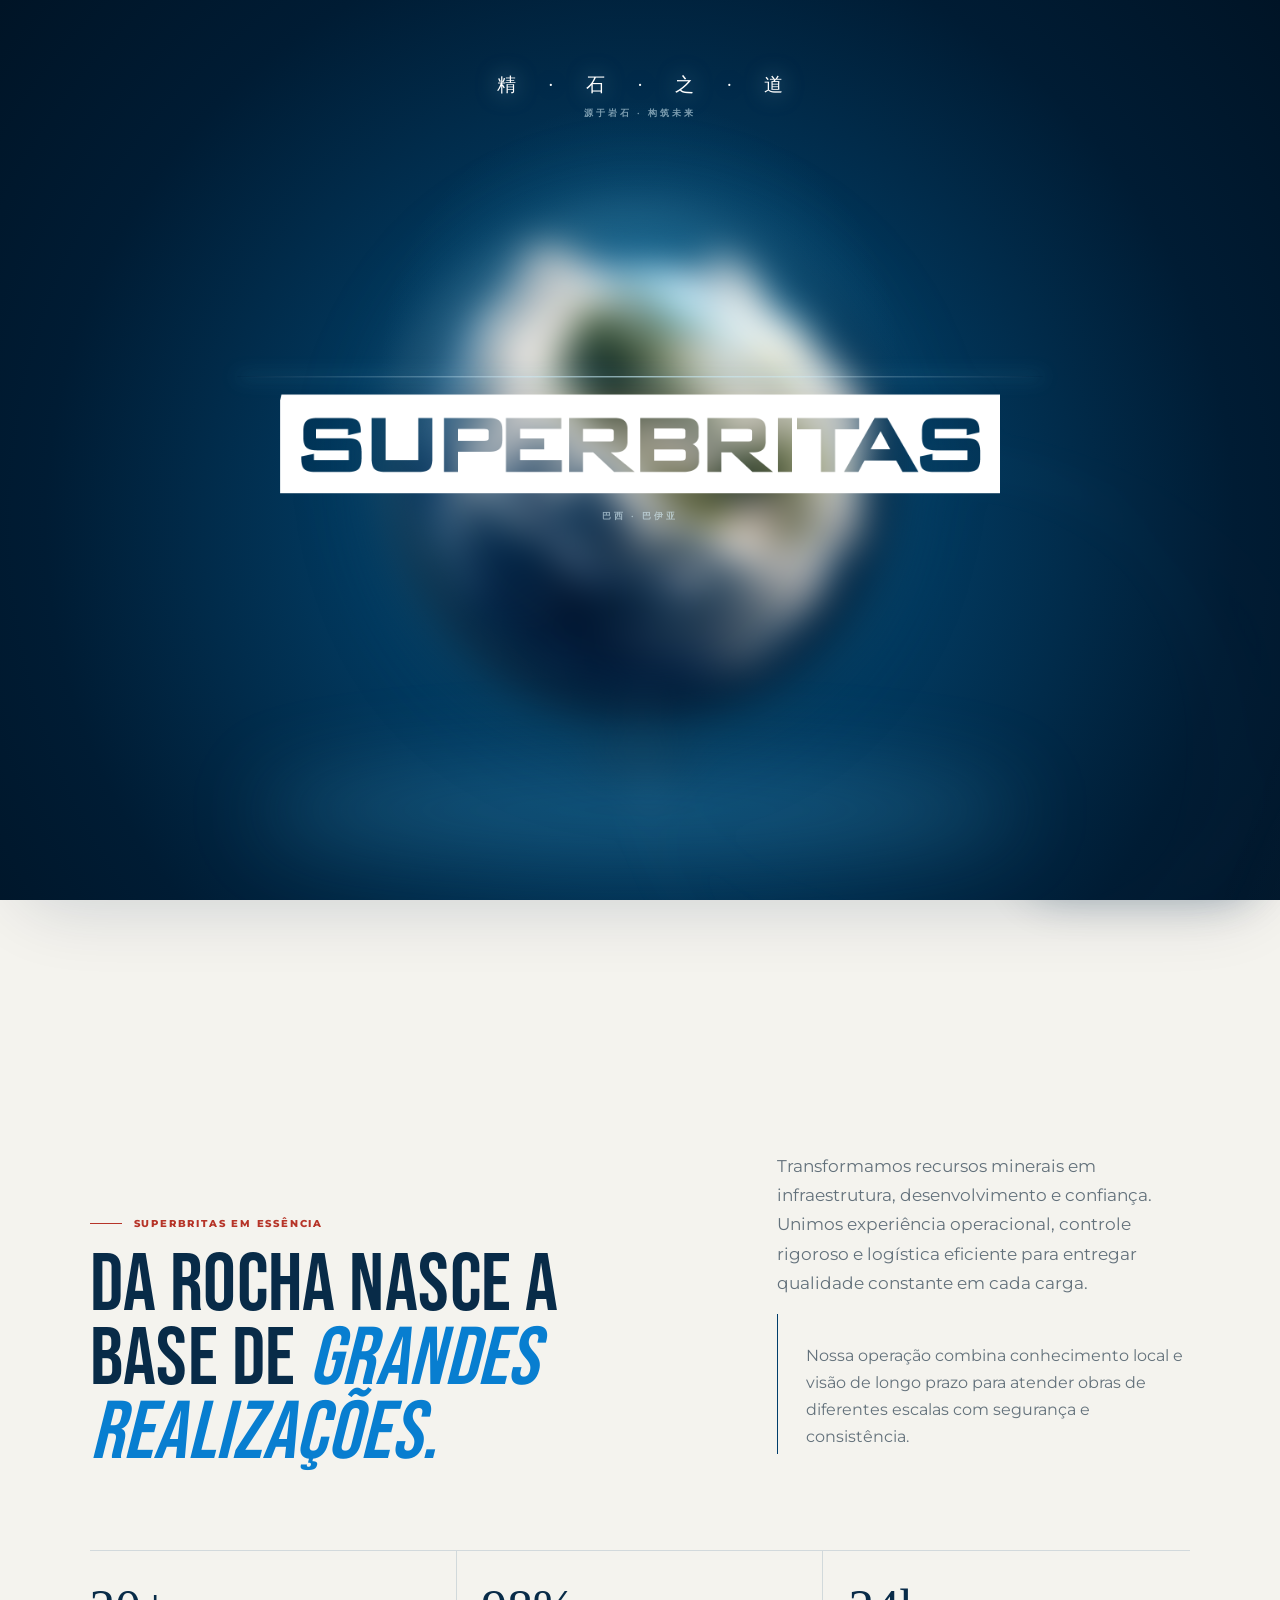
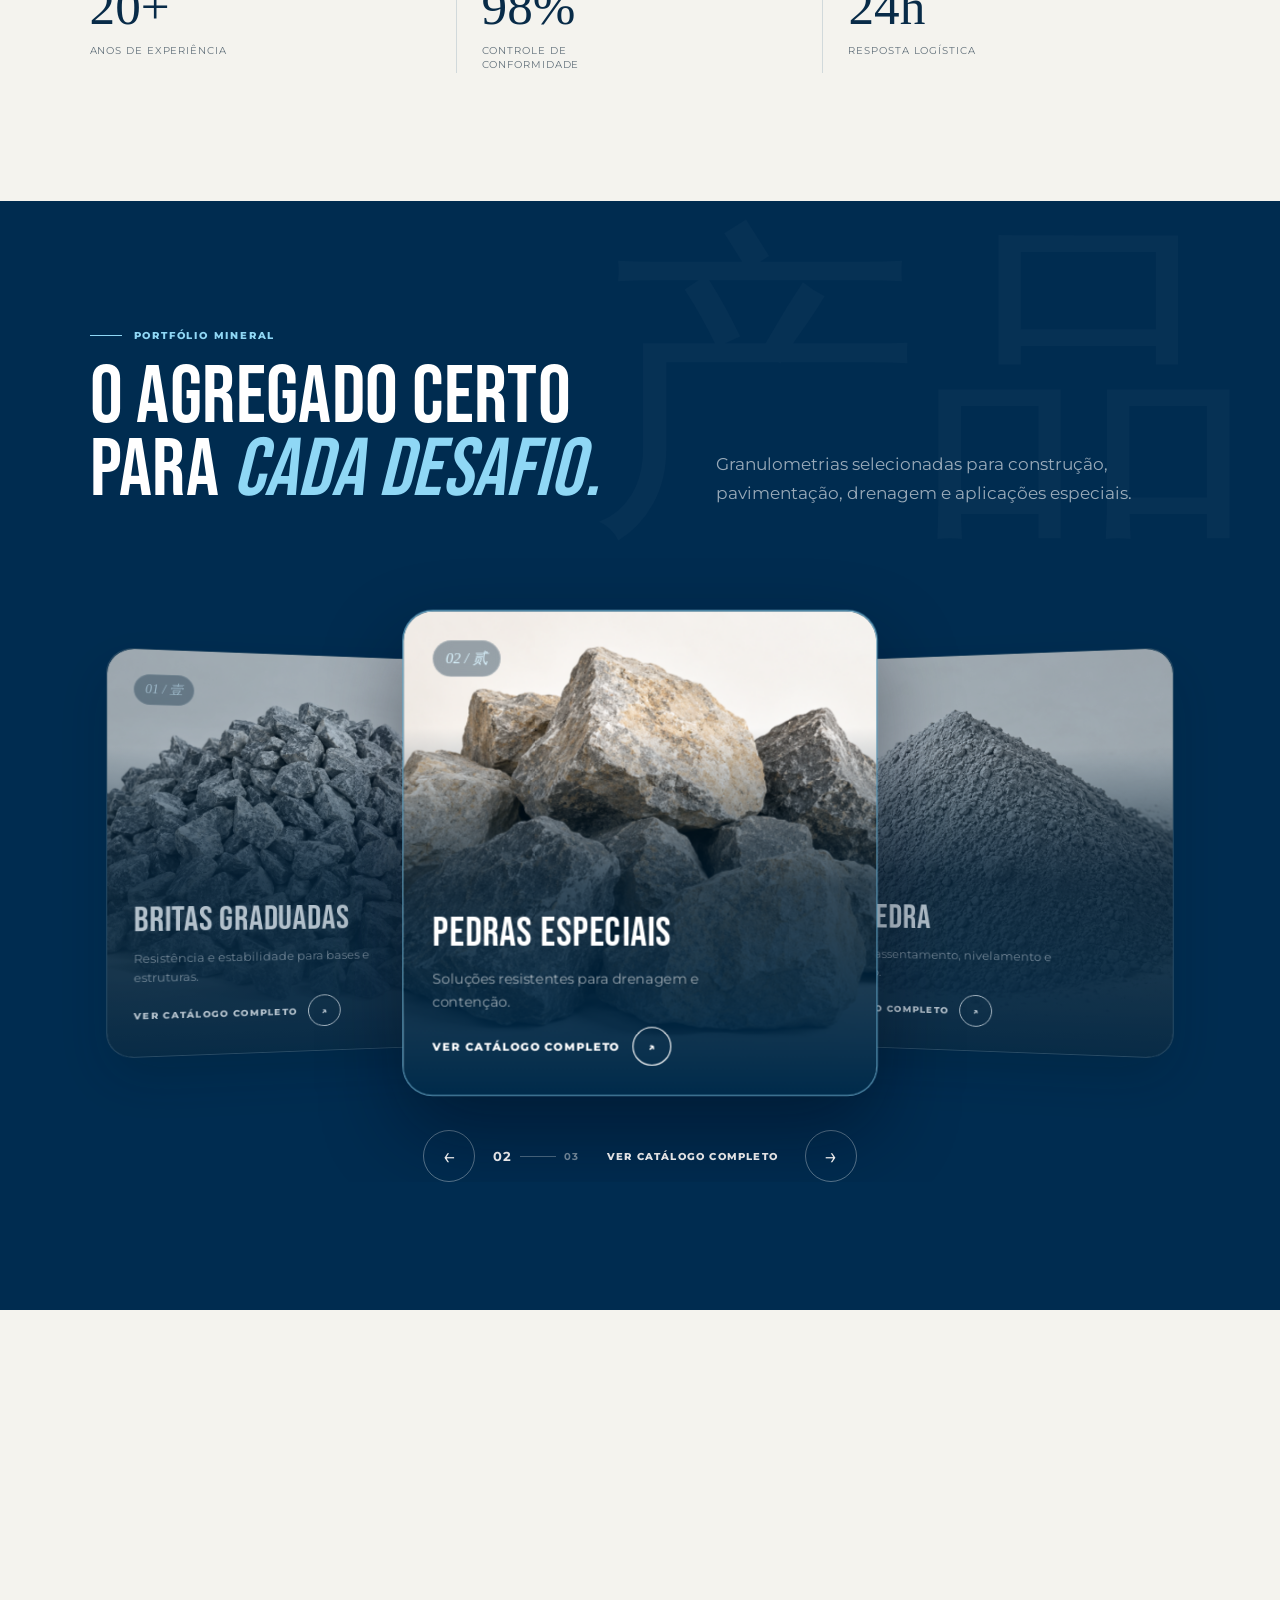
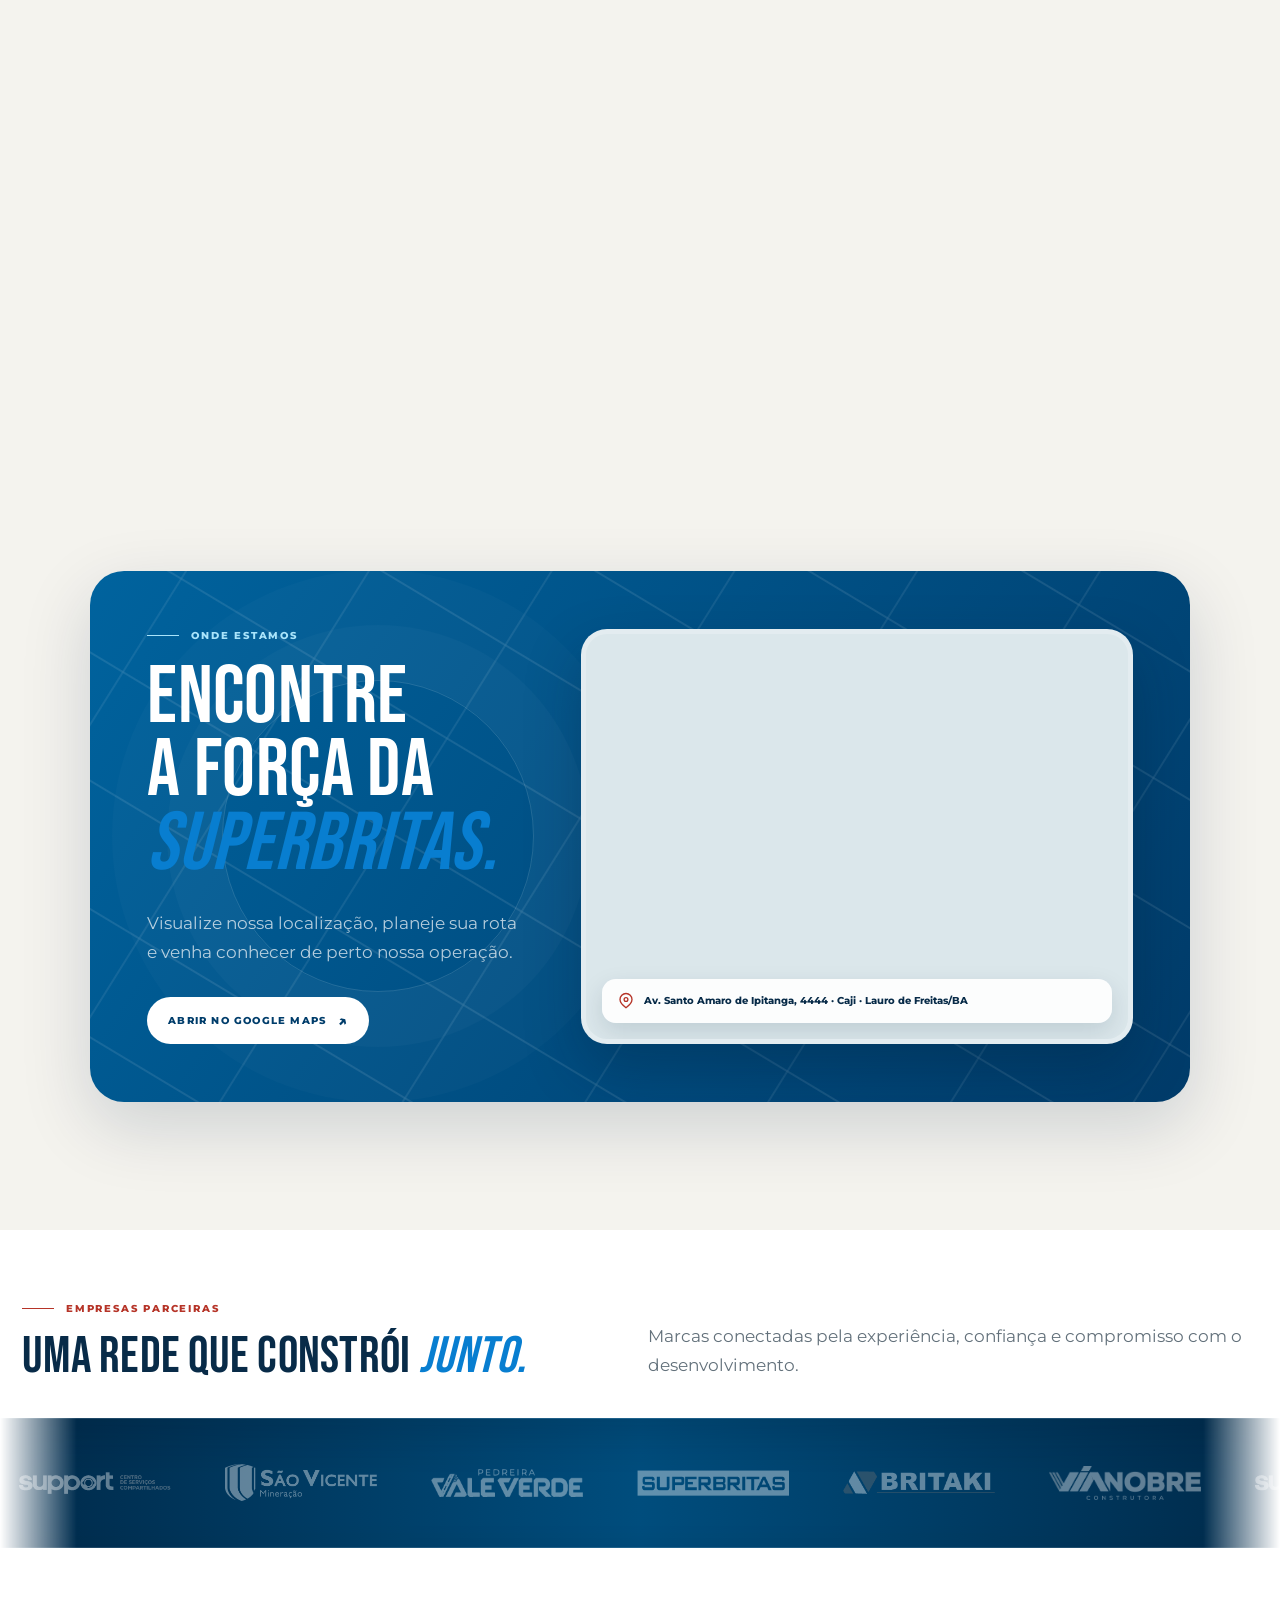
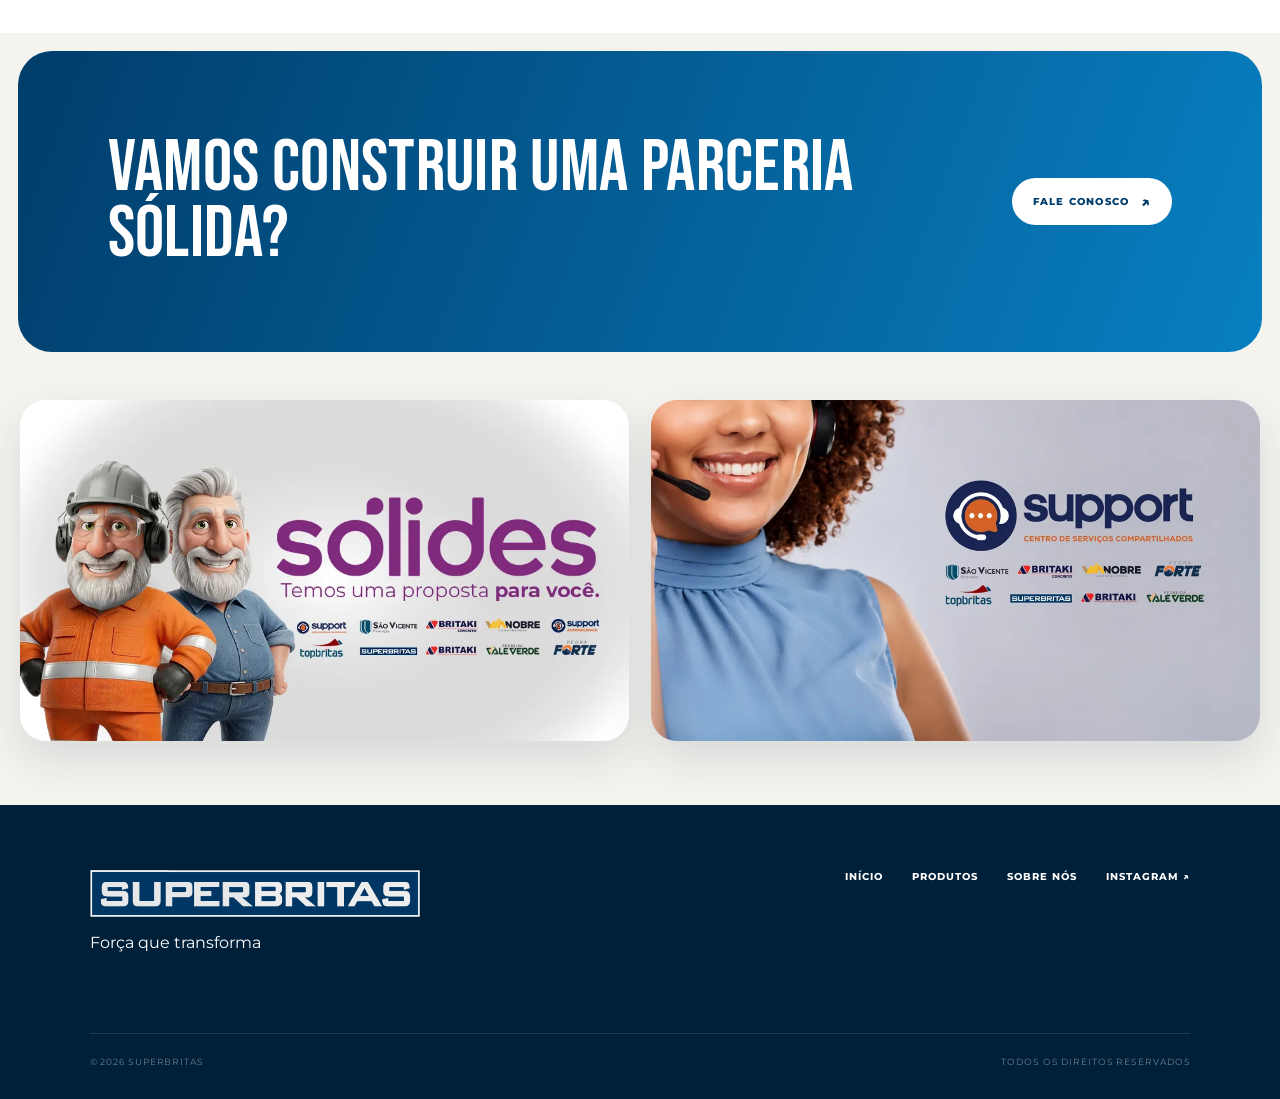
<file: index.html>
<!doctype html>
<html lang="pt-BR">
<head>
  <meta charset="utf-8">
  <meta name="viewport" content="width=device-width, initial-scale=1">
  <meta name="theme-color" content="#087ec1">
  <meta name="description" content="Superbritas — agregados minerais de alta performance para construir o futuro.">
  <title>Superbritas — Força que transforma</title>
  <link rel="icon" type="image/png" sizes="256x256" href="assets/favicon-superbritas-circular.png">
  <link rel="stylesheet" href="styles.css">
</head>
<body class="intro-active" data-page="home">
  <div class="site-intro" id="siteIntro" role="status" aria-label="Carregando o site da Superbritas">
    <div class="intro-copy" aria-hidden="true">
      <span>精 · 石 · 之 · 道</span>
      <small>源于岩石 · 构筑未来</small>
    </div>
    <div class="intro-globe-stage" aria-hidden="true">
      <span class="intro-globe-aura"></span>
      <div class="intro-globe-rig">
        <span class="globe-orbit globe-orbit-x"></span>
        <span class="globe-orbit globe-orbit-y"></span>
        <span class="globe-orbit globe-orbit-z"></span>
        <span class="globe-axis globe-axis-x"><i>X</i></span>
        <span class="globe-axis globe-axis-y"><i>Y</i></span>
        <span class="globe-axis globe-axis-z"><i>Z</i></span>
        <div class="intro-globe-sphere">
          <img class="intro-globe" src="assets/intro-globe.png" alt="">
          <span class="intro-globe-depth"></span>
          <span class="intro-globe-glint"></span>
        </div>
      </div>
    </div>
    <div class="intro-mark" aria-hidden="true">
      <span class="intro-mark-line"></span>
      <img src="assets/superbritas-outline.png" alt="">
      <small>巴西 · 巴伊亚</small>
    </div>
  </div>
  <div class="grain" aria-hidden="true"></div>
  <header class="site-header">
    <div class="header-inner">
      <a class="brand" href="index.html" aria-label="Superbritas — início"><img src="assets/superbritas-dark.png" alt="Superbritas"></a>
      <nav class="main-nav" aria-label="Navegação principal">
        <a href="index.html" data-icon="home" data-page-link="home" data-i18n="nav.home">Início</a>
        <a href="produtos.html" data-icon="products" data-page-link="products" data-i18n="nav.products">Produtos</a>
        <a href="sobre.html" data-icon="about" data-page-link="about" data-i18n="nav.about">Sobre nós</a>
        <a href="https://britaki.com.br/fale-conosco" data-icon="contact" target="_blank" rel="noopener" data-i18n="nav.contact">Fale conosco</a>
        <a href="https://gruposv.vagas.solides.com.br/" data-icon="careers" target="_blank" rel="noopener" data-i18n="nav.careers">Trabalhe conosco</a>
        <a href="#localizacao" data-icon="location" data-i18n="nav.location">Localização</a>
      </nav>
      <div class="header-actions">
        <a class="instagram-link" href="https://www.instagram.com/superbritas/" target="_blank" rel="noopener" aria-label="Instagram da Superbritas">
          <svg viewBox="0 0 24 24" fill="none" stroke="currentColor" stroke-width="1.8" aria-hidden="true"><rect x="3" y="3" width="18" height="18" rx="5"></rect><circle cx="12" cy="12" r="4"></circle><circle cx="17.4" cy="6.7" r=".8" fill="currentColor" stroke="none"></circle></svg>
        </a>
        <div class="language" aria-label="Selecionar idioma"><button class="active" type="button" data-lang="pt">PT</button><button type="button" data-lang="en">EN</button><button type="button" data-lang="zh">中文</button></div>
        <button class="menu-toggle" type="button" aria-label="Abrir menu" aria-expanded="false"><span></span></button>
      </div>
    </div>
  </header>
  <aside class="chat-widget" id="atendimento">
    <div class="chat-panel" role="dialog" aria-label="Atendimento do Vicentinho" aria-hidden="true"><div class="chat-panel-head"><img src="assets/chat/vicentinho.webp" alt="Vicentinho"><div><b>Vicentinho</b><small data-i18n="chat.status">Atendente rápido · online</small></div><button class="chat-close" type="button" aria-label="Fechar conversa">×</button></div><div class="chat-body"><p class="chat-message" data-i18n="chat.greeting">Oi! Que bom ter você por aqui 😊 Eu sou o Vicentinho. Antes de começarmos: você fala do Brasil, da China ou prefere atendimento em inglês?</p><div class="chat-actions" hidden><a class="chat-option" href="produtos.html" data-i18n="chat.products">Quero conhecer os produtos</a><a class="chat-option" href="#localizacao" data-i18n="chat.location">Quero ver a localização</a><a class="chat-option" href="https://britaki.com.br/fale-conosco" target="_blank" rel="noopener" data-i18n="chat.contact">Falar com o comercial</a></div><a class="chat-whatsapp" hidden href="https://wa.me/5571996051876?text=Olá%2C%20Vicentinho!%20Preciso%20de%20atendimento%20da%20Superbritas." target="_blank" rel="noopener"><svg class="whatsapp-icon" viewBox="0 0 16 16" aria-hidden="true"><path d="M13.6 2.33A7.86 7.86 0 0 0 7.99 0 7.93 7.93 0 0 0 .06 7.93c0 1.4.37 2.76 1.06 3.96L0 16l4.2-1.1a7.93 7.93 0 0 0 3.79.96A7.94 7.94 0 0 0 15.93 7.93 7.9 7.9 0 0 0 13.6 2.33Zm-5.61 12.2a6.57 6.57 0 0 1-3.35-.92l-.24-.15-2.5.66.67-2.44-.16-.25a6.59 6.59 0 1 1 5.58 3.1Zm3.62-4.94c-.2-.1-1.17-.58-1.35-.65-.18-.06-.32-.1-.45.1-.13.2-.51.65-.63.78-.11.13-.23.15-.43.05-.2-.1-.84-.31-1.59-.99a5.93 5.93 0 0 1-1.1-1.37c-.12-.2-.02-.3.08-.4l.3-.35c.1-.11.13-.2.2-.33.06-.13.03-.25-.02-.35-.05-.1-.44-1.08-.61-1.47-.16-.39-.32-.34-.44-.34h-.38a.73.73 0 0 0-.53.25c-.18.2-.69.68-.69 1.65 0 .98.71 1.92.81 2.05.1.13 1.39 2.13 3.38 2.98.47.2.84.33 1.12.42.48.15.91.13 1.25.08.38-.06 1.17-.48 1.34-.94.16-.46.16-.86.11-.95-.05-.08-.18-.13-.38-.23Z"></path></svg><span data-i18n="chat.whatsapp">Continuar no WhatsApp</span></a></div></div>
    <button class="chat-launch" type="button" aria-label="Conversar com o Vicentinho" aria-expanded="false"><img src="assets/chat/vicentinho-button.webp" alt=""><span><b>Vicentinho</b><small data-i18n="chat.fast">Atendimento rápido</small></span><i class="chat-status"></i></button>
  </aside>

  <main>
    <section class="home-hero">
      <div class="hero-slides" aria-live="polite">
        <div class="hero-slide sky-slide active"><div class="china-scene" aria-hidden="true"><img class="china-layer china-sky" src="assets/china-sky-layer-v2.png" alt=""><img class="china-layer china-scenery" src="assets/china-scenery-layer-v2.png" alt=""><img class="china-layer china-foreground" src="assets/china-foreground-layer-v2.png" alt=""></div><img class="hero-cover" src="assets/capa-superbritas.png" data-image-default="assets/capa-superbritas.png" data-image-zh="assets/hero-china-lake.png" alt="Equipe e complexo de mineração Superbritas" data-alt-default="Equipe e complexo de mineração Superbritas" data-alt-zh="湖畔群山间的现代化采石场与红帆船"></div>
        <div class="hero-slide floating-slide"><div class="china-scene" aria-hidden="true"><img class="china-layer china-sky" src="assets/china-sky-layer-v2.png" alt=""><img class="china-layer china-scenery" src="assets/china-scenery-layer-v2.png" alt=""><img class="china-layer china-foreground" src="assets/china-foreground-layer-v2.png" alt=""></div><img class="hero-cover zh-hero-cover" src="assets/hero-china-karst.png" alt="喀斯特群山间的现代化采石场"></div>
        <div class="hero-slide photo-slide"><div class="china-scene" aria-hidden="true"><img class="china-layer china-sky" src="assets/china-sky-layer-v2.png" alt=""><img class="china-layer china-scenery" src="assets/china-scenery-layer-v2.png" alt=""><img class="china-layer china-foreground" src="assets/china-foreground-layer-v2.png" alt=""></div><img class="hero-cover" src="assets/hero-quarry-generated.png" data-image-default="assets/hero-quarry-generated.png" data-image-zh="assets/hero-china-bridge.png" alt="Pedreira moderna com equipamentos" data-alt-default="Pedreira moderna com equipamentos" data-alt-zh="山水之间连接现代骨料工厂的红色大桥"></div>
      </div>
      <div class="hero-cloud-layer hero-cloud-behind" aria-hidden="true"><img src="assets/hero-cloud-wisp.png" alt=""></div>
      <svg class="hero-filter-definitions" aria-hidden="true" width="0" height="0" focusable="false">
        <filter id="superbritas-front-outline" x="-10%" y="-45%" width="120%" height="210%" color-interpolation-filters="sRGB">
          <feMorphology in="SourceAlpha" operator="dilate" radius="1.65" result="expanded"></feMorphology>
          <feComposite in="expanded" in2="SourceAlpha" operator="out" result="stroke"></feComposite>
          <feFlood flood-color="#ffffff" flood-opacity=".84" result="stroke-color"></feFlood>
          <feComposite in="stroke-color" in2="stroke" operator="in" result="white-stroke"></feComposite>
          <feDropShadow in="white-stroke" dx="0" dy="5" stdDeviation="6" flood-color="#002441" flood-opacity=".12" result="stroke-shadow"></feDropShadow>
          <feMerge><feMergeNode in="stroke-shadow"></feMergeNode><feMergeNode in="white-stroke"></feMergeNode></feMerge>
        </filter>
      </svg>
      <div class="hero-wordmark-stack" aria-hidden="true">
        <div class="slide-wordmark"><img src="assets/superbritas-white-transparent-hd.png" alt=""></div>
        <div class="island-wordmark-front"><img src="assets/superbritas-white-transparent-hd.png" alt=""></div>
      </div>
      <div class="hero-cutout-overlays" aria-hidden="true">
        <img class="hero-cutout-overlay sky-cutout active" data-cutout-slide="0" src="assets/capa-superbritas.png" data-image-default="assets/capa-superbritas.png" data-image-zh="assets/hero-china-lake.png" alt="">
        <img class="hero-cutout-overlay photo-cutout" data-cutout-slide="2" src="assets/hero-quarry-generated.png" data-image-default="assets/hero-quarry-generated.png" data-image-zh="assets/hero-china-bridge.png" alt="">
      </div>
      <div class="island-stage"><img class="hero-floating" src="assets/floating-quarry.png" alt="Ilha industrial flutuante representando a operação Superbritas"></div>
      <div class="hero-cloud-layer hero-cloud-front" aria-hidden="true"><img src="assets/hero-cloud-bank.png" alt=""></div>
      <div class="sky-lines" aria-hidden="true"></div><span class="cloud one" aria-hidden="true"></span><span class="cloud two" aria-hidden="true"></span><span class="cloud three" aria-hidden="true"></span><span class="cloud four" aria-hidden="true"></span>
      <div class="hero-shade" aria-hidden="true"></div>
      <div class="hero-copy">
        <p class="hero-kicker" data-i18n="hero.kicker">Mineração que movimenta o futuro</p>
        <h2 class="hero-statement" data-i18n-html="hero.title">Solidez para construir <em>o amanhã.</em></h2>
        <p data-i18n="hero.copy">Agregados minerais de alta performance, produzidos com precisão, responsabilidade e a força de quem conhece o território.</p>
        <div class="hero-buttons"><a class="button light arrow" href="produtos.html" data-i18n="hero.products">Conheça os produtos</a><a class="button whatsapp" href="https://wa.me/5571996051876?text=Ol%C3%A1%21%20Gostaria%20de%20falar%20com%20um%20vendedor%20da%20Superbritas." target="_blank" rel="noopener" aria-label="Falar com um vendedor da Superbritas pelo WhatsApp"><svg class="whatsapp-icon" viewBox="0 0 16 16" aria-hidden="true"><path d="M13.6 2.33A7.86 7.86 0 0 0 7.99 0 7.93 7.93 0 0 0 .06 7.93c0 1.4.37 2.76 1.06 3.96L0 16l4.2-1.1a7.93 7.93 0 0 0 3.79.96A7.94 7.94 0 0 0 15.93 7.93 7.9 7.9 0 0 0 13.6 2.33Zm-5.61 12.2a6.57 6.57 0 0 1-3.35-.92l-.24-.15-2.5.66.67-2.44-.16-.25a6.59 6.59 0 1 1 5.58 3.1Zm3.62-4.94c-.2-.1-1.17-.58-1.35-.65-.18-.06-.32-.1-.45.1-.13.2-.51.65-.63.78-.11.13-.23.15-.43.05-.2-.1-.84-.31-1.59-.99a5.93 5.93 0 0 1-1.1-1.37c-.12-.2-.02-.3.08-.4l.3-.35c.1-.11.13-.2.2-.33.06-.13.03-.25-.02-.35-.05-.1-.44-1.08-.61-1.47-.16-.39-.32-.34-.44-.34h-.38a.73.73 0 0 0-.53.25c-.18.2-.69.68-.69 1.65 0 .98.71 1.92.81 2.05.1.13 1.39 2.13 3.38 2.98.47.2.84.33 1.12.42.48.15.91.13 1.25.08.38-.06 1.17-.48 1.34-.94.16-.46.16-.86.11-.95-.05-.08-.18-.13-.38-.23Z"></path></svg><span data-i18n="hero.buy">Falar com o vendedor</span></a></div>
      </div>
      <div class="carousel-controls" aria-label="Controle das imagens da capa"><button class="carousel-arrow" type="button" data-carousel-prev aria-label="Imagem anterior">‹</button><div class="carousel-dots"><button class="carousel-dot active" type="button" data-carousel-dot="0" aria-label="Mostrar imagem 1"></button><button class="carousel-dot" type="button" data-carousel-dot="1" aria-label="Mostrar imagem 2"></button><button class="carousel-dot" type="button" data-carousel-dot="2" aria-label="Mostrar imagem 3"></button></div><button class="carousel-arrow" type="button" data-carousel-next aria-label="Próxima imagem">›</button></div>
      <div class="hero-foot"><a class="scroll-cue" href="#essencia"><span data-i18n="hero.scroll">Role para explorar</span><i></i></a><span class="hero-chinese">精 石 · 筑 未 来</span></div>
    </section>

    <section class="section" id="essencia">
      <div class="section-inner">
        <div class="intro-grid reveal">
          <div><p class="eyebrow" data-i18n="home.introEyebrow">Superbritas em essência</p><h2 class="display-title" data-i18n-html="home.introTitle">Da rocha nasce a base de <em>grandes realizações.</em></h2></div>
          <div><p class="lead" data-i18n="home.introCopy">Transformamos recursos minerais em infraestrutura, desenvolvimento e confiança. Unimos experiência operacional, controle rigoroso e logística eficiente para entregar qualidade constante em cada carga.</p><p class="intro-note" data-i18n="home.introNote">Nossa operação combina conhecimento local e visão de longo prazo para atender obras de diferentes escalas com segurança e consistência.</p></div>
        </div>
        <div class="stats reveal"><div class="stat"><b>20+</b><span data-i18n="home.stat1">anos de experiência</span></div><div class="stat"><b>98%</b><span data-i18n="home.stat2">controle de conformidade</span></div><div class="stat"><b>24h</b><span data-i18n="home.stat3">resposta logística</span></div></div>
      </div>
    </section>

    <section class="section home-products" id="portfolio-mineral">
      <div class="section-inner">
        <div class="section-head reveal"><div><p class="eyebrow" data-i18n="home.productsEyebrow">Portfólio mineral</p><h2 class="display-title" data-i18n-html="home.productsTitle">O agregado certo para <em>cada desafio.</em></h2></div><p class="lead" data-i18n="home.productsLead">Granulometrias selecionadas para construção, pavimentação, drenagem e aplicações especiais.</p></div>
        <div class="mineral-carousel reveal" data-mineral-carousel aria-label="Carrossel do portfólio mineral">
          <div class="teaser-grid" role="list">
            <a class="teaser-card" href="produtos.html" data-mineral-card role="listitem"><small>01 / 壹</small><img class="product-photo" src="assets/products/brita-realista.png" alt="Brita selecionada"><div class="teaser-copy"><h3 data-i18n="home.p1">Britas graduadas</h3><p data-i18n="home.p1copy">Resistência e estabilidade para bases e estruturas.</p><span class="text-link" data-i18n="common.catalog">Ver catálogo completo</span></div></a>
            <a class="teaser-card" href="produtos.html" data-mineral-card role="listitem"><small>02 / 贰</small><img class="product-photo" src="assets/products/pedra-realista.png" alt="Pedras graúdas selecionadas"><div class="teaser-copy"><h3 data-i18n="home.p2">Pedras especiais</h3><p data-i18n="home.p2copy">Soluções resistentes para drenagem e contenção.</p><span class="text-link" data-i18n="common.catalog">Ver catálogo completo</span></div></a>
            <a class="teaser-card" href="produtos.html" data-mineral-card role="listitem"><small>03 / 叁</small><img class="product-photo" src="assets/products/po-pedra-realista.png" alt="Pó de pedra"><div class="teaser-copy"><h3 data-i18n="home.p3">Pó de pedra</h3><p data-i18n="home.p3copy">Precisão para assentamento, nivelamento e pavimentação.</p><span class="text-link" data-i18n="common.catalog">Ver catálogo completo</span></div></a>
          </div>
          <div class="portfolio-controls">
            <button type="button" data-portfolio-prev aria-label="Produto anterior"><span>←</span></button>
            <span class="portfolio-count" aria-live="polite"><b data-portfolio-current>02</b><i></i><small>03</small></span>
            <a href="produtos.html" data-i18n="common.catalog">Ver catálogo completo</a>
            <button type="button" data-portfolio-next aria-label="Próximo produto"><span>→</span></button>
          </div>
        </div>
      </div>
    </section>

    <section class="section about-teaser">
      <div class="round-visual reveal"><img src="assets/floating-quarry.png" alt="Operação integrada Superbritas"><span class="seal" aria-hidden="true">信</span></div>
      <div class="reveal"><p class="eyebrow" data-i18n="home.aboutEyebrow">Nossa trajetória</p><h2 class="display-title" data-i18n-html="home.aboutTitle">Experiência brasileira.<br><em>Visão sem fronteiras.</em></h2><p class="lead" data-i18n="home.aboutCopy">A Superbritas cresce ao lado das cidades, das estradas e das pessoas. Nossa história é construída com trabalho, proximidade e o compromisso de deixar bases mais fortes para o futuro.</p><a class="button blue arrow button-spaced" href="sobre.html" data-i18n="home.aboutLink">Conheça a Superbritas</a></div>
    </section>

    <section class="section location-section" id="localizacao"><div class="section-inner location-card reveal"><div class="location-copy"><p class="eyebrow" data-i18n="home.locationEyebrow">Onde estamos</p><h2 class="display-title" data-i18n-html="home.locationTitle">Encontre a força da <em>Superbritas.</em></h2><p class="lead" data-i18n="home.locationCopy">Visualize nossa localização, planeje sua rota e venha conhecer de perto nossa operação.</p><a class="button light arrow button-spaced" href="https://maps.app.goo.gl/cGiATmGduQGsr52y8" target="_blank" rel="noopener" data-i18n="home.locationButton">Abrir no Google Maps</a></div><div class="location-map"><iframe title="Mapa da Superbritas" loading="lazy" referrerpolicy="no-referrer-when-downgrade" src="https://www.google.com/maps?q=Superbritas,+Avenida+Santo+Amaro+de+Ipitanga,+4444,+Lauro+de+Freitas,+BA&output=embed"></iframe><span class="map-address"><svg viewBox="0 0 24 24" fill="none" stroke="currentColor" stroke-width="1.8" aria-hidden="true"><path d="M20 10c0 5-8 11-8 11S4 15 4 10a8 8 0 1 1 16 0Z"></path><circle cx="12" cy="10" r="2.5"></circle></svg><span data-i18n="home.address">Av. Santo Amaro de Ipitanga, 4444 · Caji · Lauro de Freitas/BA</span></span></div></div></section>

    <section class="partners"><div class="partners-head reveal"><div><p class="eyebrow" data-i18n="partners.eyebrow">Empresas parceiras</p><h2 class="display-title" data-i18n-html="partners.title">Uma rede que constrói <em>junto.</em></h2></div><p class="lead" data-i18n="partners.copy">Marcas conectadas pela experiência, confiança e compromisso com o desenvolvimento.</p></div><div class="logo-marquee"><div class="logo-track"><span class="partner-logo"><img src="assets/partners/css.png" alt="Centro de Serviços Compartilhados"></span><span class="partner-logo"><img src="assets/partners/msv.png" alt="Mineração São Vicente"></span><span class="partner-logo"><img src="assets/partners/pvv.png" alt="Pedreiras Valéria"></span><span class="partner-logo"><img src="assets/partners/super.png" alt="Superbritas"></span><span class="partner-logo"><img src="assets/partners/top.png" alt="Topbritas"></span><span class="partner-logo"><img src="assets/partners/vianobre.png" alt="Via Nobre"></span><span class="partner-logo" aria-hidden="true"><img src="assets/partners/css.png" alt=""></span><span class="partner-logo" aria-hidden="true"><img src="assets/partners/msv.png" alt=""></span><span class="partner-logo" aria-hidden="true"><img src="assets/partners/pvv.png" alt=""></span><span class="partner-logo" aria-hidden="true"><img src="assets/partners/super.png" alt=""></span><span class="partner-logo" aria-hidden="true"><img src="assets/partners/top.png" alt=""></span><span class="partner-logo" aria-hidden="true"><img src="assets/partners/vianobre.png" alt=""></span></div></div></section>

    <section class="cta-band reveal"><h2 data-i18n="cta.title">Vamos construir uma parceria sólida?</h2><a class="button light arrow" href="https://britaki.com.br/fale-conosco" target="_blank" rel="noopener" data-i18n="cta.button">Fale conosco</a></section>

    <section class="home-support-links" id="canais" data-mobile-carousel aria-label="Canais de atendimento e oportunidades">
      <div class="home-support-track" data-carousel-track>
        <a class="home-support-card reveal" href="https://gruposv.vagas.solides.com.br/" target="_blank" rel="noopener" aria-label="Trabalhe conosco — abre em uma nova aba">
          <img src="assets/carreiras.webp" alt="Trabalhe conosco" loading="lazy" decoding="async">
        </a>
        <a class="home-support-card reveal" href="https://britaki.com.br/fale-conosco" target="_blank" rel="noopener" aria-label="Fale conosco — abre em uma nova aba">
          <img src="assets/csc-support.webp" alt="Fale conosco" loading="lazy" decoding="async">
        </a>
      </div>
      <div class="mobile-carousel-controls" aria-label="Controles do carrossel">
        <button type="button" data-carousel-prev aria-label="Item anterior">←</button>
        <span data-carousel-status aria-live="polite">1 / 2</span>
        <button type="button" data-carousel-next aria-label="Próximo item">→</button>
      </div>
    </section>
  </main>

  <footer class="footer"><div class="footer-top"><div><img class="footer-brand" src="assets/superbritas-blue.png" alt="Superbritas"><p data-i18n="footer.line">Força que transforma</p></div><nav class="footer-links"><a href="index.html" data-i18n="nav.home">Início</a><a href="produtos.html" data-i18n="nav.products">Produtos</a><a href="sobre.html" data-i18n="nav.about">Sobre nós</a><a href="https://www.instagram.com/superbritas/" target="_blank" rel="noopener">Instagram ↗</a></nav></div><div class="footer-bottom"><span>© <span data-year></span> Superbritas</span><span data-i18n="footer.rights">Todos os direitos reservados</span></div></footer>
  <script src="script.js"></script>
</body>
</html>
</file>
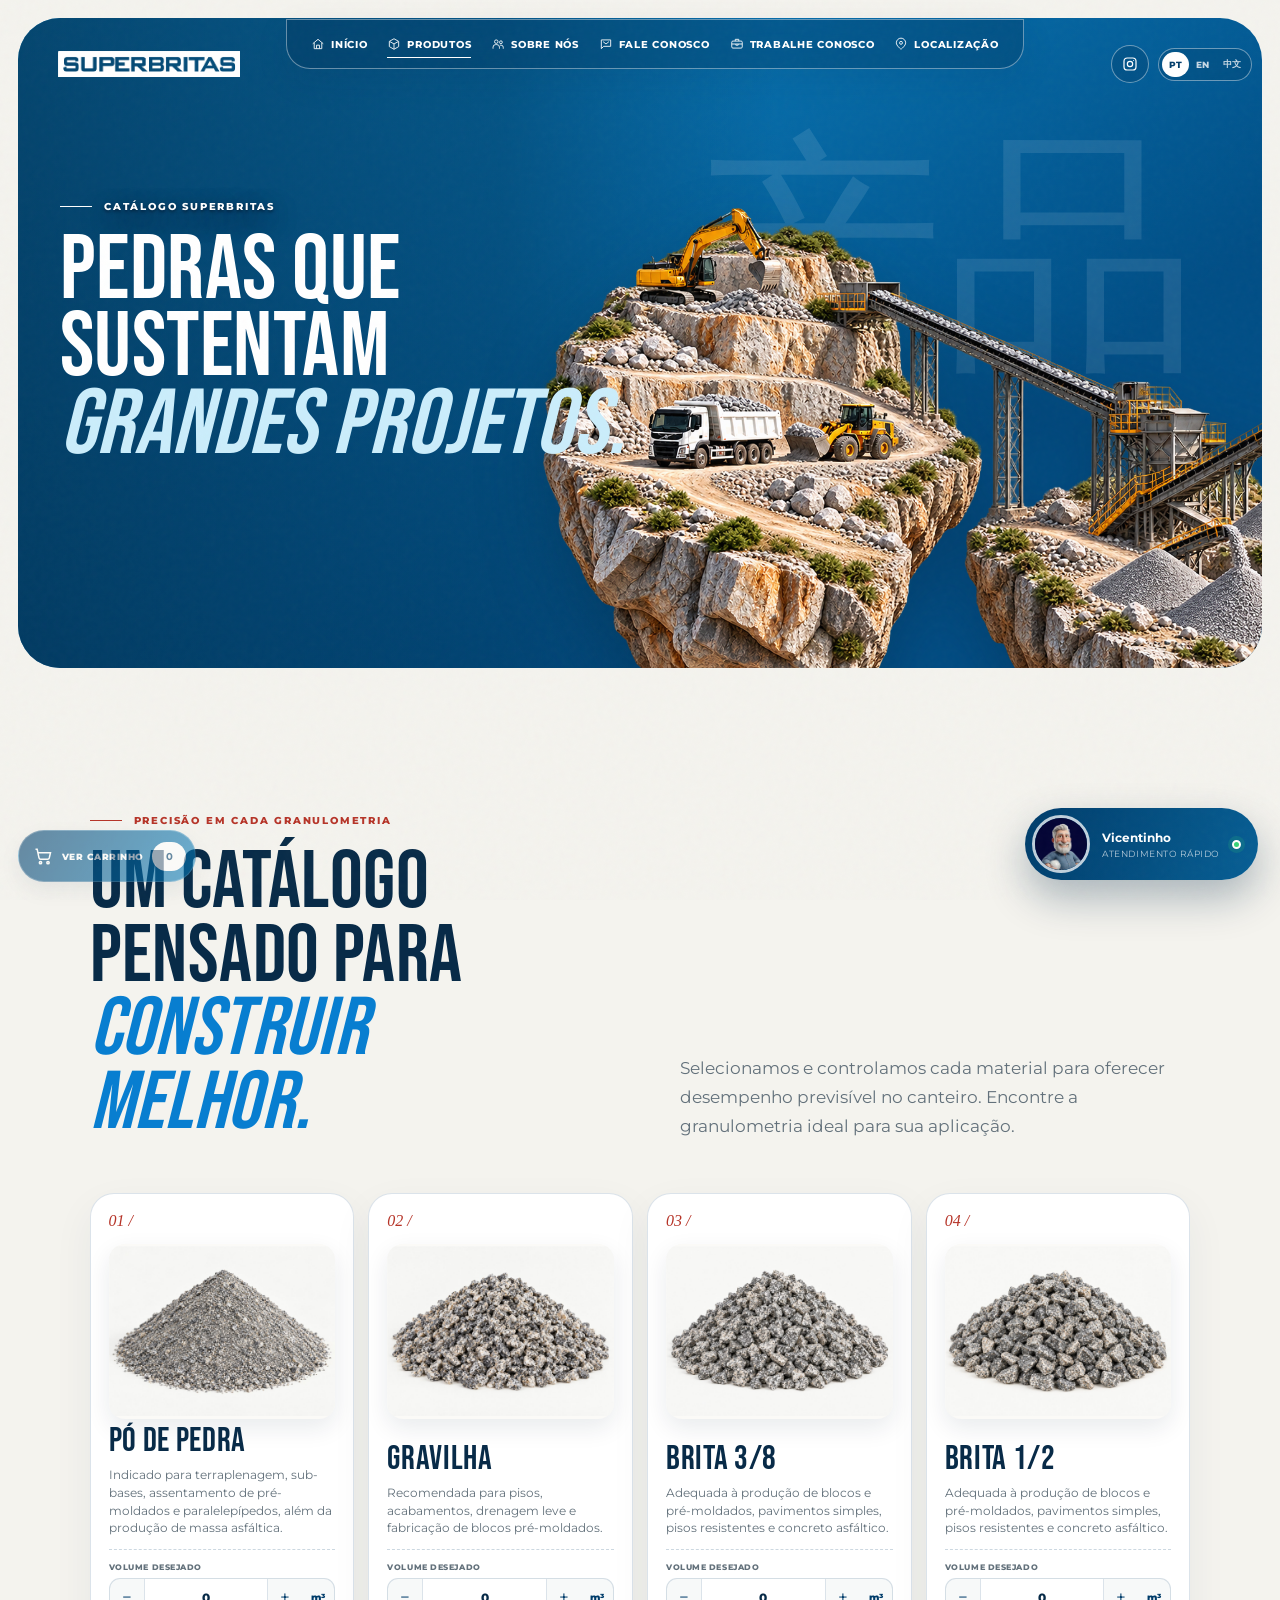
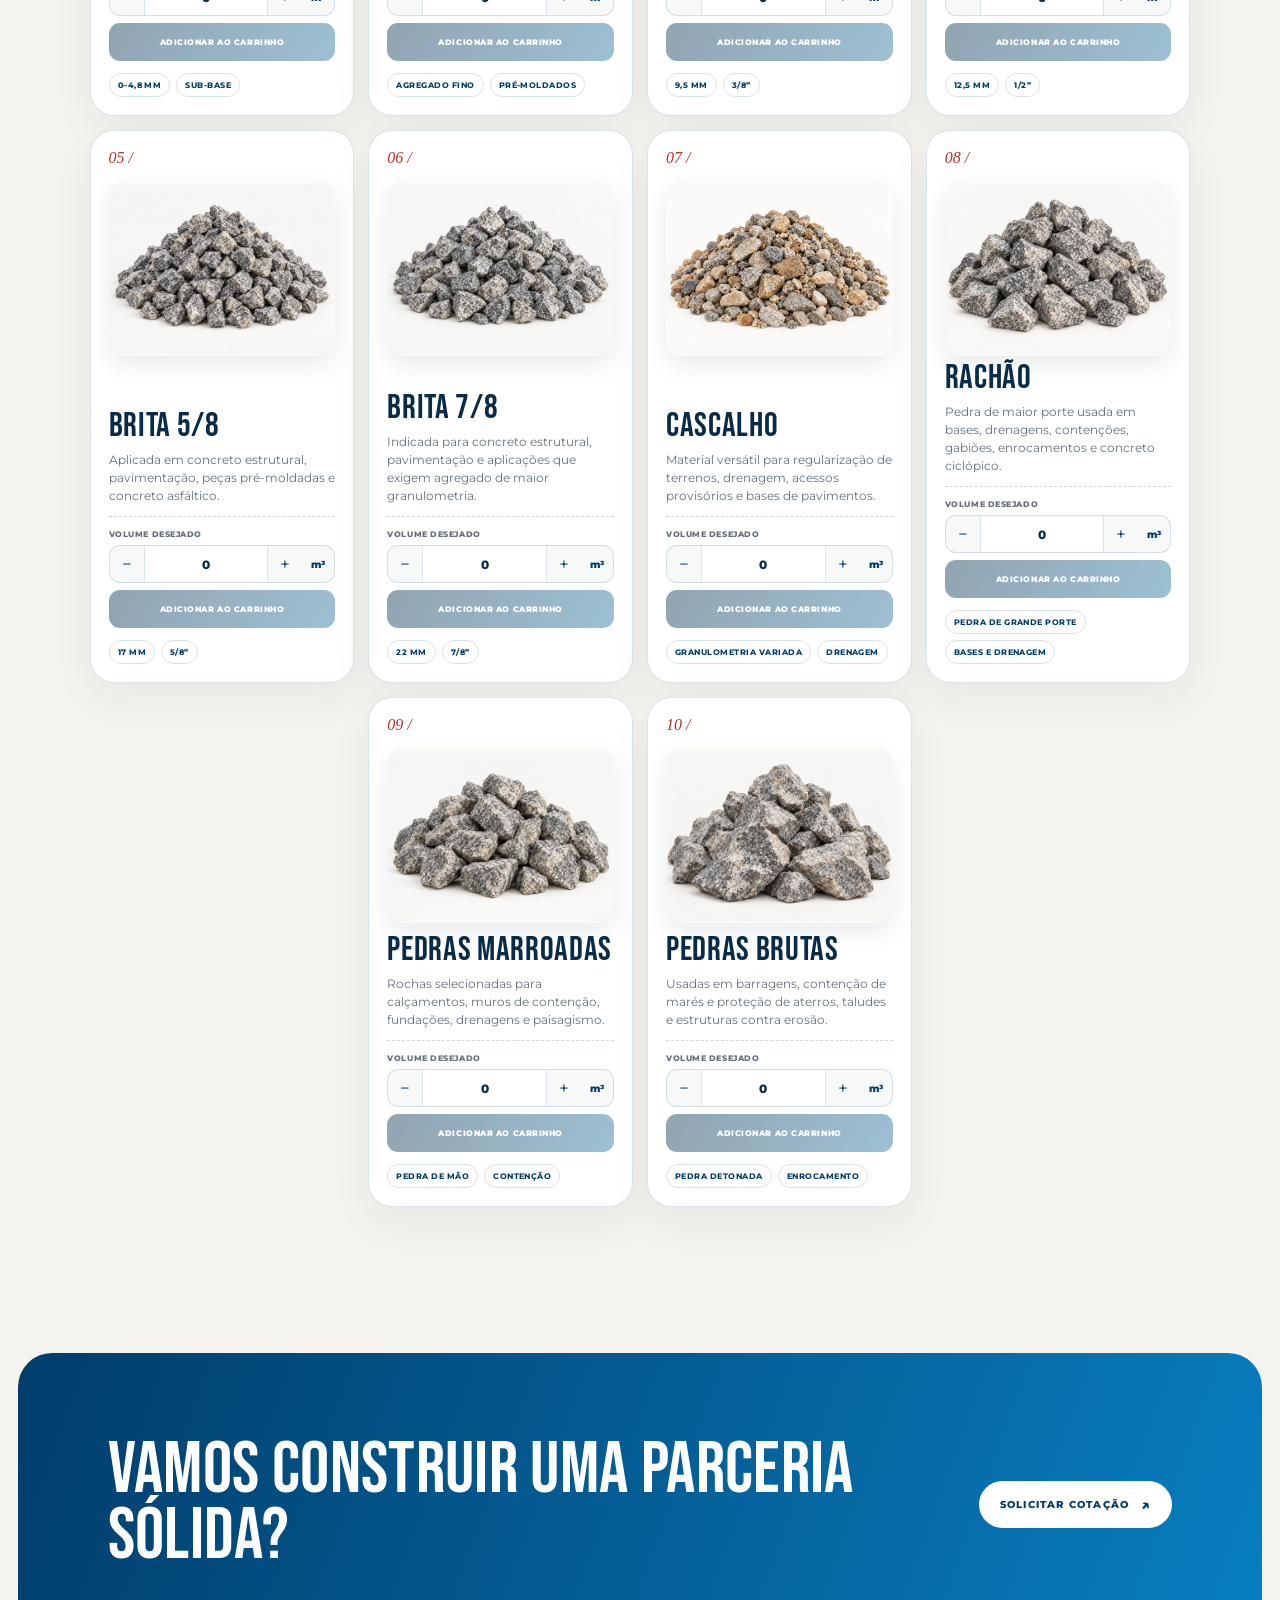
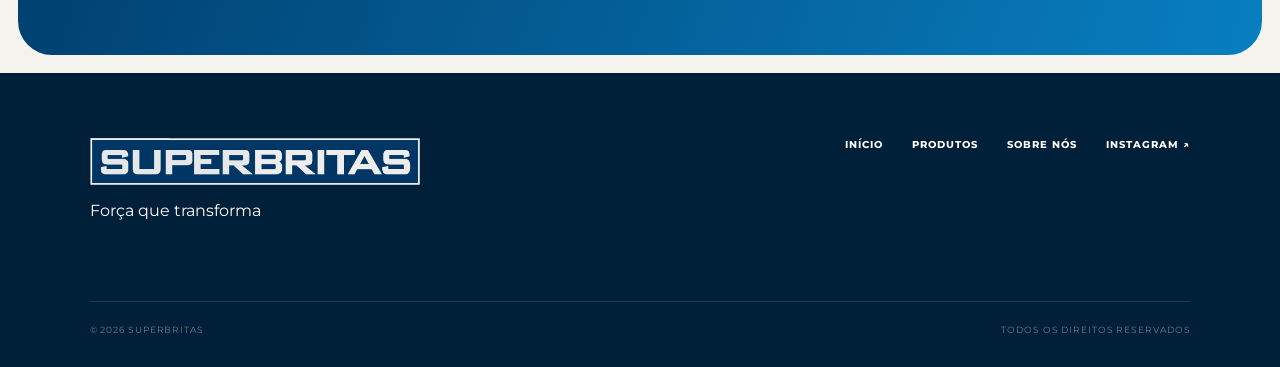
<file: produtos.html>
<!doctype html>
<html lang="pt-BR">
<head>
  <meta charset="utf-8"><meta name="viewport" content="width=device-width, initial-scale=1"><meta name="theme-color" content="#003d6b">
  <meta name="description" content="Catálogo de britas e agregados minerais Superbritas."><title>Produtos — Superbritas</title><link rel="icon" type="image/png" sizes="256x256" href="assets/favicon-superbritas-circular.png"><link rel="stylesheet" href="styles.css">
</head>
<body class="inner-page" data-page="products">
  <div class="grain" aria-hidden="true"></div>
  <header class="site-header"><div class="header-inner">
    <a class="brand" href="index.html" aria-label="Superbritas — início"><img src="assets/superbritas-dark.png" alt="Superbritas"></a>
    <nav class="main-nav" aria-label="Navegação principal"><a href="index.html" data-icon="home" data-page-link="home" data-i18n="nav.home">Início</a><a href="produtos.html" data-icon="products" data-page-link="products" data-i18n="nav.products">Produtos</a><a href="sobre.html" data-icon="about" data-page-link="about" data-i18n="nav.about">Sobre nós</a><a href="https://britaki.com.br/fale-conosco" data-icon="contact" target="_blank" rel="noopener" data-i18n="nav.contact">Fale conosco</a><a href="https://gruposv.vagas.solides.com.br/" data-icon="careers" target="_blank" rel="noopener" data-i18n="nav.careers">Trabalhe conosco</a><a href="index.html#localizacao" data-icon="location" data-i18n="nav.location">Localização</a></nav>
    <div class="header-actions"><a class="instagram-link" href="https://www.instagram.com/superbritas/" target="_blank" rel="noopener" aria-label="Instagram da Superbritas"><svg viewBox="0 0 24 24" fill="none" stroke="currentColor" stroke-width="1.8" aria-hidden="true"><rect x="3" y="3" width="18" height="18" rx="5"></rect><circle cx="12" cy="12" r="4"></circle><circle cx="17.4" cy="6.7" r=".8" fill="currentColor" stroke="none"></circle></svg></a><div class="language" aria-label="Selecionar idioma"><button class="active" type="button" data-lang="pt">PT</button><button type="button" data-lang="en">EN</button><button type="button" data-lang="zh">中文</button></div><button class="menu-toggle" type="button" aria-label="Abrir menu" aria-expanded="false"><span></span></button></div>
  </div></header>
  <aside class="chat-widget" id="atendimento"><div class="chat-panel" role="dialog" aria-label="Atendimento do Vicentinho" aria-hidden="true"><div class="chat-panel-head"><img src="assets/chat/vicentinho.webp" alt="Vicentinho"><div><b>Vicentinho</b><small data-i18n="chat.status">Atendente rápido · online</small></div><button class="chat-close" type="button" aria-label="Fechar conversa">×</button></div><div class="chat-body"><p class="chat-message" data-i18n="chat.greeting">Oi! Que bom ter você por aqui 😊 Eu sou o Vicentinho. Antes de começarmos: você fala do Brasil, da China ou prefere atendimento em inglês?</p><div class="chat-actions" hidden><a class="chat-option" href="produtos.html" data-i18n="chat.products">Quero conhecer os produtos</a><a class="chat-option" href="index.html#localizacao" data-i18n="chat.location">Quero ver a localização</a><a class="chat-option" href="https://britaki.com.br/fale-conosco" target="_blank" rel="noopener" data-i18n="chat.contact">Falar com o comercial</a></div><a class="chat-whatsapp" hidden href="https://wa.me/5571996051876?text=Olá%2C%20Vicentinho!%20Preciso%20de%20atendimento%20da%20Superbritas." target="_blank" rel="noopener"><svg class="whatsapp-icon" viewBox="0 0 16 16" aria-hidden="true"><path d="M13.6 2.33A7.86 7.86 0 0 0 7.99 0 7.93 7.93 0 0 0 .06 7.93c0 1.4.37 2.76 1.06 3.96L0 16l4.2-1.1a7.93 7.93 0 0 0 3.79.96A7.94 7.94 0 0 0 15.93 7.93 7.9 7.9 0 0 0 13.6 2.33Zm-5.61 12.2a6.57 6.57 0 0 1-3.35-.92l-.24-.15-2.5.66.67-2.44-.16-.25a6.59 6.59 0 1 1 5.58 3.1Zm3.62-4.94c-.2-.1-1.17-.58-1.35-.65-.18-.06-.32-.1-.45.1-.13.2-.51.65-.63.78-.11.13-.23.15-.43.05-.2-.1-.84-.31-1.59-.99a5.93 5.93 0 0 1-1.1-1.37c-.12-.2-.02-.3.08-.4l.3-.35c.1-.11.13-.2.2-.33.06-.13.03-.25-.02-.35-.05-.1-.44-1.08-.61-1.47-.16-.39-.32-.34-.44-.34h-.38a.73.73 0 0 0-.53.25c-.18.2-.69.68-.69 1.65 0 .98.71 1.92.81 2.05.1.13 1.39 2.13 3.38 2.98.47.2.84.33 1.12.42.48.15.91.13 1.25.08.38-.06 1.17-.48 1.34-.94.16-.46.16-.86.11-.95-.05-.08-.18-.13-.38-.23Z"></path></svg><span data-i18n="chat.whatsapp">Continuar no WhatsApp</span></a></div></div><button class="chat-launch" type="button" aria-label="Conversar com o Vicentinho" aria-expanded="false"><img src="assets/chat/vicentinho-button.webp" alt=""><span><b>Vicentinho</b><small data-i18n="chat.fast">Atendimento rápido</small></span><i class="chat-status"></i></button></aside>

  <main>
    <section class="page-hero"><div class="page-hanzi" aria-hidden="true">产品</div><img class="page-hero-art" src="assets/floating-quarry.png" alt="Complexo de mineração Superbritas"><div class="page-hero-content"><p class="hero-kicker" data-i18n="products.eyebrow">Catálogo Superbritas</p><h1 data-i18n-html="products.title">Pedras que sustentam <em>grandes projetos.</em></h1></div></section>

    <section class="section" id="catalogo"><div class="section-inner">
      <div class="catalog-intro reveal"><div><p class="eyebrow" data-i18n="products.introEyebrow">Precisão em cada granulometria</p><h2 class="display-title" data-i18n-html="products.introTitle">Um catálogo pensado para <em>construir melhor.</em></h2></div><p class="lead" data-i18n="products.introCopy">Selecionamos e controlamos cada material para oferecer desempenho previsível no canteiro. Encontre a granulometria ideal para sua aplicação.</p></div>
      <div class="catalog-grid">
        <article class="catalog-card reveal"><div class="catalog-top"><span class="catalog-index">01 /</span><span class="catalog-cn">石粉</span></div><img class="catalog-photo" src="assets/products/product-po-de-pedra-ice.jpg" alt="Pilha ilustrativa de pó de pedra"><div class="catalog-copy"><h2 data-i18n="product.dust">Pó de Pedra</h2><p data-i18n="product.dustcopy">Indicado para terraplenagem, sub-bases, assentamento de pré-moldados e paralelepípedos, além da produção de massa asfáltica.</p><div class="specs"><span>0–4,8 mm</span><span>Sub-base</span></div></div></article>
        <article class="catalog-card reveal"><div class="catalog-top"><span class="catalog-index">02 /</span><span class="catalog-cn">细砾</span></div><img class="catalog-photo" src="assets/products/product-gravilinha-ice.jpg" alt="Pilha ilustrativa de gravilha"><div class="catalog-copy"><h2 data-i18n="product.gravel">Gravilha</h2><p data-i18n="product.gravelcopy">Recomendada para pisos, acabamentos, drenagem leve e fabricação de blocos pré-moldados.</p><div class="specs"><span>Agregado fino</span><span>Pré-moldados</span></div></div></article>
        <article class="catalog-card reveal"><div class="catalog-top"><span class="catalog-index">03 /</span><span class="catalog-cn">九点五毫米</span></div><img class="catalog-photo" src="assets/products/product-brita-9-5mm-ice.jpg" alt="Pilha ilustrativa de Brita 3/8"><div class="catalog-copy"><h2 data-i18n="product.b95">Brita 3/8</h2><p data-i18n="product.b95copy">Adequada à produção de blocos e pré-moldados, pavimentos simples, pisos resistentes e concreto asfáltico.</p><div class="specs"><span>9,5 mm</span><span>3/8”</span></div></div></article>
        <article class="catalog-card reveal"><div class="catalog-top"><span class="catalog-index">04 /</span><span class="catalog-cn">十二点五毫米</span></div><img class="catalog-photo" src="assets/products/product-brita-12-5mm-ice.jpg" alt="Pilha ilustrativa de Brita 1/2"><div class="catalog-copy"><h2 data-i18n="product.b125">Brita 1/2</h2><p data-i18n="product.b125copy">Adequada à produção de blocos e pré-moldados, pavimentos simples, pisos resistentes e concreto asfáltico.</p><div class="specs"><span>12,5 mm</span><span>1/2”</span></div></div></article>
        <article class="catalog-card reveal"><div class="catalog-top"><span class="catalog-index">05 /</span><span class="catalog-cn">十七毫米</span></div><img class="catalog-photo" src="assets/products/product-brita-17mm-ice.jpg" alt="Pilha ilustrativa de Brita 5/8"><div class="catalog-copy"><h2 data-i18n="product.b17">Brita 5/8</h2><p data-i18n="product.b17copy">Aplicada em concreto estrutural, pavimentação, peças pré-moldadas e concreto asfáltico.</p><div class="specs"><span>17 mm</span><span>5/8”</span></div></div></article>
        <article class="catalog-card reveal"><div class="catalog-top"><span class="catalog-index">06 /</span><span class="catalog-cn">二十二毫米</span></div><img class="catalog-photo" src="assets/products/product-brita-19mm-ice.jpg" alt="Pilha ilustrativa de Brita 7/8"><div class="catalog-copy"><h2 data-i18n="product.b78">Brita 7/8</h2><p data-i18n="product.b78copy">Indicada para concreto estrutural, pavimentação e aplicações que exigem agregado de maior granulometria.</p><div class="specs"><span>22 mm</span><span>7/8”</span></div></div></article>
        <article class="catalog-card reveal"><div class="catalog-top"><span class="catalog-index">07 /</span><span class="catalog-cn">砾石</span></div><img class="catalog-photo" src="assets/products/product-cascalho-generated.jpg" alt="Pilha de cascalho natural em diferentes granulometrias"><div class="catalog-copy"><h2 data-i18n="product.cascalho">Cascalho</h2><p data-i18n="product.cascalhocopy">Material versátil para regularização de terrenos, drenagem, acessos provisórios e bases de pavimentos.</p><div class="specs"><span>Granulometria variada</span><span>Drenagem</span></div></div></article>
        <article class="catalog-card reveal"><div class="catalog-top"><span class="catalog-index">08 /</span><span class="catalog-cn">大块石</span></div><img class="catalog-photo" src="assets/products/product-brita-76mm-ice.jpg" alt="Pilha ilustrativa de rachão"><div class="catalog-copy"><h2 data-i18n="product.rachao">Rachão</h2><p data-i18n="product.rachaocopy">Pedra de maior porte usada em bases, drenagens, contenções, gabiões, enrocamentos e concreto ciclópico.</p><div class="specs"><span>Pedra de grande porte</span><span>Bases e drenagem</span></div></div></article>
        <article class="catalog-card reveal"><div class="catalog-top"><span class="catalog-index">09 /</span><span class="catalog-cn">手选块石</span></div><img class="catalog-photo" src="assets/products/product-pedra-marroada-ice.jpg" alt="Pilha ilustrativa de pedras marroadas"><div class="catalog-copy"><h2 data-i18n="product.hand">Pedras Marroadas</h2><p data-i18n="product.handcopy">Rochas selecionadas para calçamentos, muros de contenção, fundações, drenagens e paisagismo.</p><div class="specs"><span>Pedra de mão</span><span>Contenção</span></div></div></article>
        <article class="catalog-card reveal"><div class="catalog-top"><span class="catalog-index">10 /</span><span class="catalog-cn">原石</span></div><img class="catalog-photo" src="assets/products/product-pedra-bruta-ice.jpg" alt="Pilha ilustrativa de pedras brutas"><div class="catalog-copy"><h2 data-i18n="product.raw">Pedras Brutas</h2><p data-i18n="product.rawcopy">Usadas em barragens, contenção de marés e proteção de aterros, taludes e estruturas contra erosão.</p><div class="specs"><span>Pedra detonada</span><span>Enrocamento</span></div></div></article>
      </div>
      <section class="order-cart" id="carrinho" data-product-cart role="dialog" aria-modal="true" aria-hidden="true" aria-labelledby="cart-dialog-title" hidden>
        <div class="order-cart-dialog">
        <button class="cart-modal-close" type="button" data-cart-close aria-label="Fechar carrinho">×</button>
        <div class="order-cart-copy"><p class="eyebrow" data-i18n="cart.subtitle">Monte sua cotação por volume</p><h2 id="cart-dialog-title" data-i18n="cart.title">Nota do seu pedido</h2><p data-i18n="cart.note">Esta é uma solicitação de cotação. Valores, frete e disponibilidade serão confirmados pela equipe comercial.</p></div>
        <div class="order-receipt">
          <div class="receipt-brand"><img src="assets/superbritas-blue.png" alt="Superbritas"><span data-receipt-date></span></div>
          <div class="receipt-rule"></div><div class="receipt-items" data-cart-items><p class="receipt-empty" data-i18n="cart.empty">Seu carrinho está vazio. Escolha o volume nos produtos acima.</p></div>
          <div class="receipt-total"><span data-i18n="cart.total">Volume total</span><strong data-cart-total>0 m³</strong></div>
          <div class="receipt-fields"><label><span data-i18n="cart.name">Seu nome</span><input type="text" data-cart-name autocomplete="name"></label><label><span data-i18n="cart.location">Cidade ou local da obra</span><input type="text" data-cart-location autocomplete="address-level2"></label></div>
          <button class="cart-whatsapp" type="button" data-cart-whatsapp disabled><svg class="whatsapp-icon" viewBox="0 0 16 16" aria-hidden="true"><path d="M13.6 2.33A7.86 7.86 0 0 0 7.99 0 7.93 7.93 0 0 0 .06 7.93c0 1.4.37 2.76 1.06 3.96L0 16l4.2-1.1a7.93 7.93 0 0 0 3.79.96A7.94 7.94 0 0 0 15.93 7.93 7.9 7.9 0 0 0 13.6 2.33Zm-5.61 12.2a6.57 6.57 0 0 1-3.35-.92l-.24-.15-2.5.66.67-2.44-.16-.25a6.59 6.59 0 1 1 5.58 3.1Zm3.62-4.94c-.2-.1-1.17-.58-1.35-.65-.18-.06-.32-.1-.45.1-.13.2-.51.65-.63.78-.11.13-.23.15-.43.05-.2-.1-.84-.31-1.59-.99a5.93 5.93 0 0 1-1.1-1.37c-.12-.2-.02-.3.08-.4l.3-.35c.1-.11.13-.2.2-.33.06-.13.03-.25-.02-.35-.05-.1-.44-1.08-.61-1.47-.16-.39-.32-.34-.44-.34h-.38a.73.73 0 0 0-.53.25c-.18.2-.69.68-.69 1.65 0 .98.71 1.92.81 2.05.1.13 1.39 2.13 3.38 2.98.47.2.84.33 1.12.42.48.15.91.13 1.25.08.38-.06 1.17-.48 1.34-.94.16-.46.16-.86.11-.95-.05-.08-.18-.13-.38-.23Z"></path></svg><span data-i18n="cart.send">Enviar pedido pelo WhatsApp</span></button>
        </div></div>
      </section>
    </div></section>
    <button class="cart-dock" type="button" data-cart-dock disabled><svg class="cart-dock-icon" viewBox="0 0 24 24" fill="none" stroke="currentColor" stroke-width="1.8" aria-hidden="true"><circle cx="9" cy="20" r="1.4"></circle><circle cx="18" cy="20" r="1.4"></circle><path d="M3 4h2l2.2 10.2a2 2 0 0 0 2 1.6h8.4a2 2 0 0 0 1.9-1.4L21 8H6"></path></svg><span data-i18n="cart.dock">Ver carrinho</span><b data-cart-count>0</b></button>
    <section class="cta-band reveal"><h2 data-i18n="cta.title">Vamos construir uma parceria sólida?</h2><a class="button light arrow" href="https://wa.me/5571996051876?text=Olá%2C%20quero%20uma%20cotação%20de%20produtos%20Superbritas." target="_blank" rel="noopener" data-i18n="product.quote">Solicitar cotação</a></section>
  </main>
  <footer class="footer"><div class="footer-top"><div><img class="footer-brand" src="assets/superbritas-blue.png" alt="Superbritas"><p data-i18n="footer.line">Força que transforma</p></div><nav class="footer-links"><a href="index.html" data-i18n="nav.home">Início</a><a href="produtos.html" data-i18n="nav.products">Produtos</a><a href="sobre.html" data-i18n="nav.about">Sobre nós</a><a href="https://www.instagram.com/superbritas/" target="_blank" rel="noopener">Instagram ↗</a></nav></div><div class="footer-bottom"><span>© <span data-year></span> Superbritas</span><span data-i18n="footer.rights">Todos os direitos reservados</span></div></footer>
  <script src="script.js"></script>
</body>
</html>
</file>
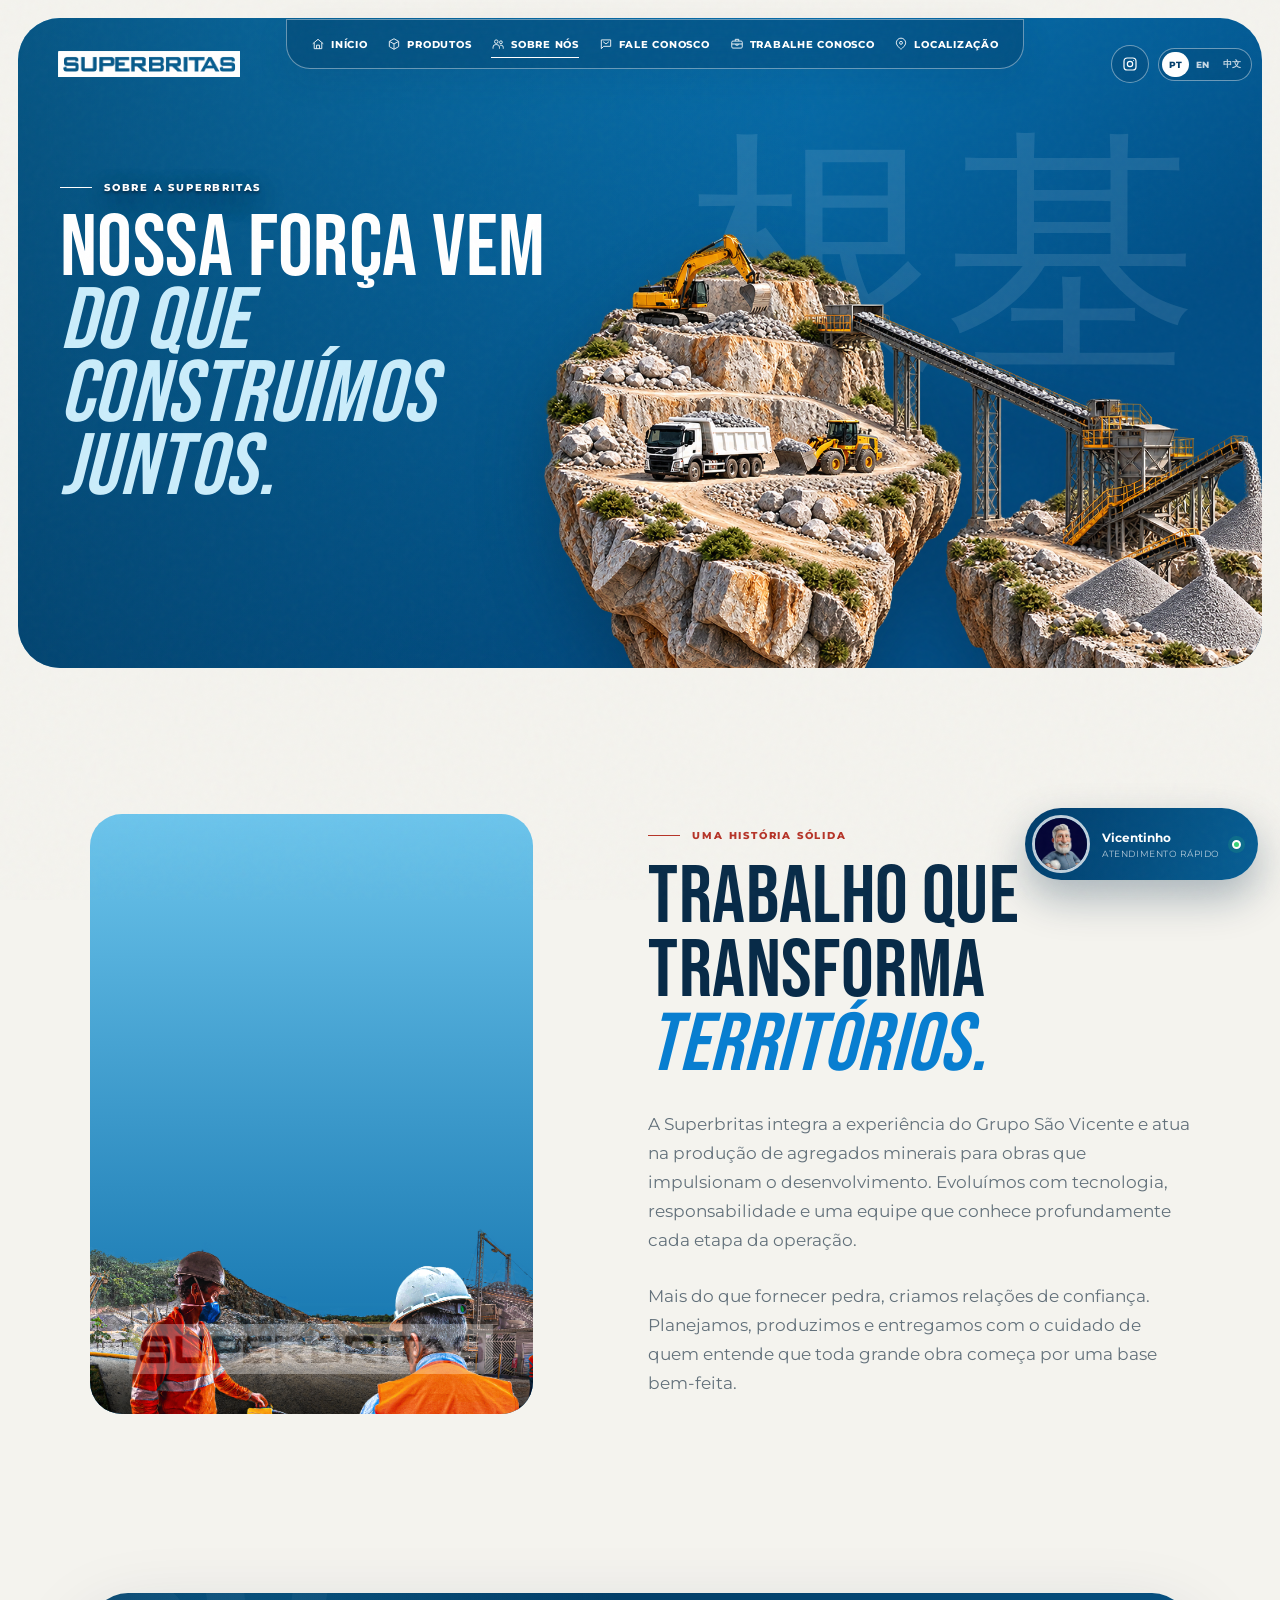
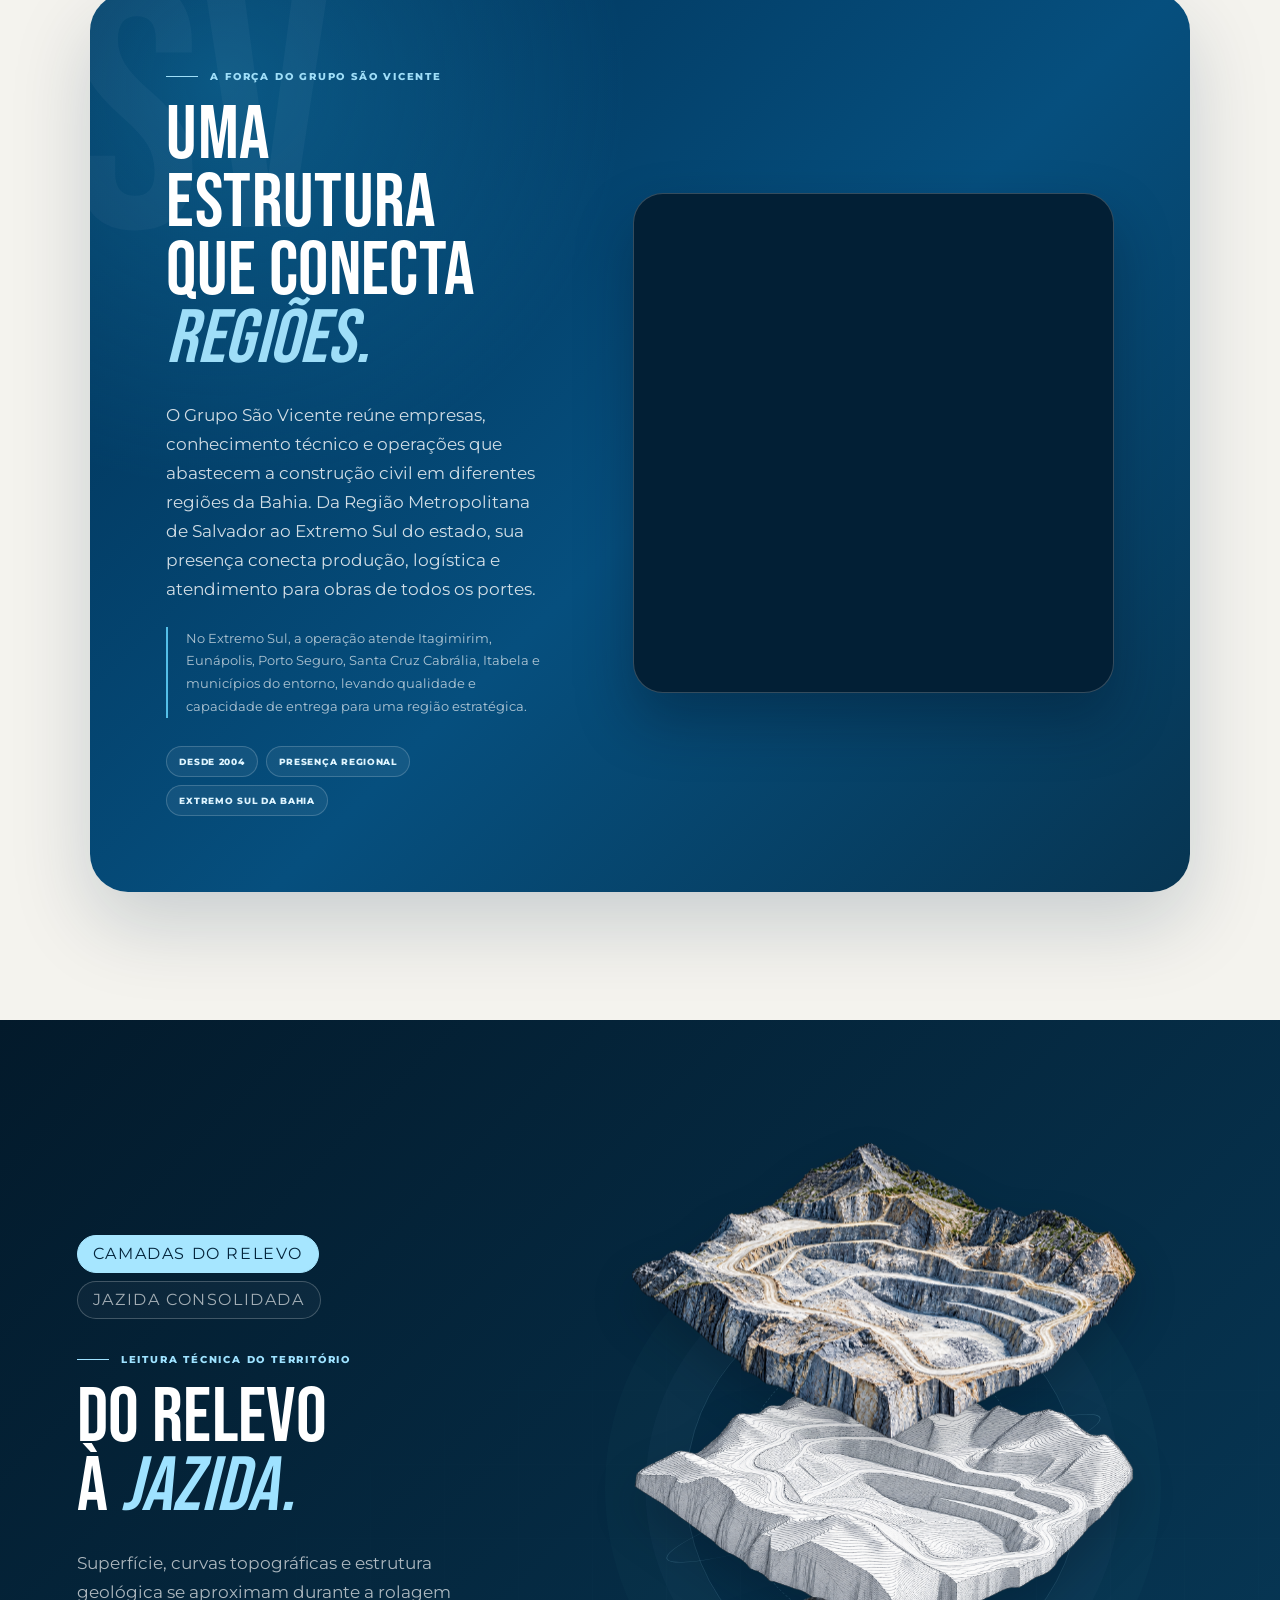
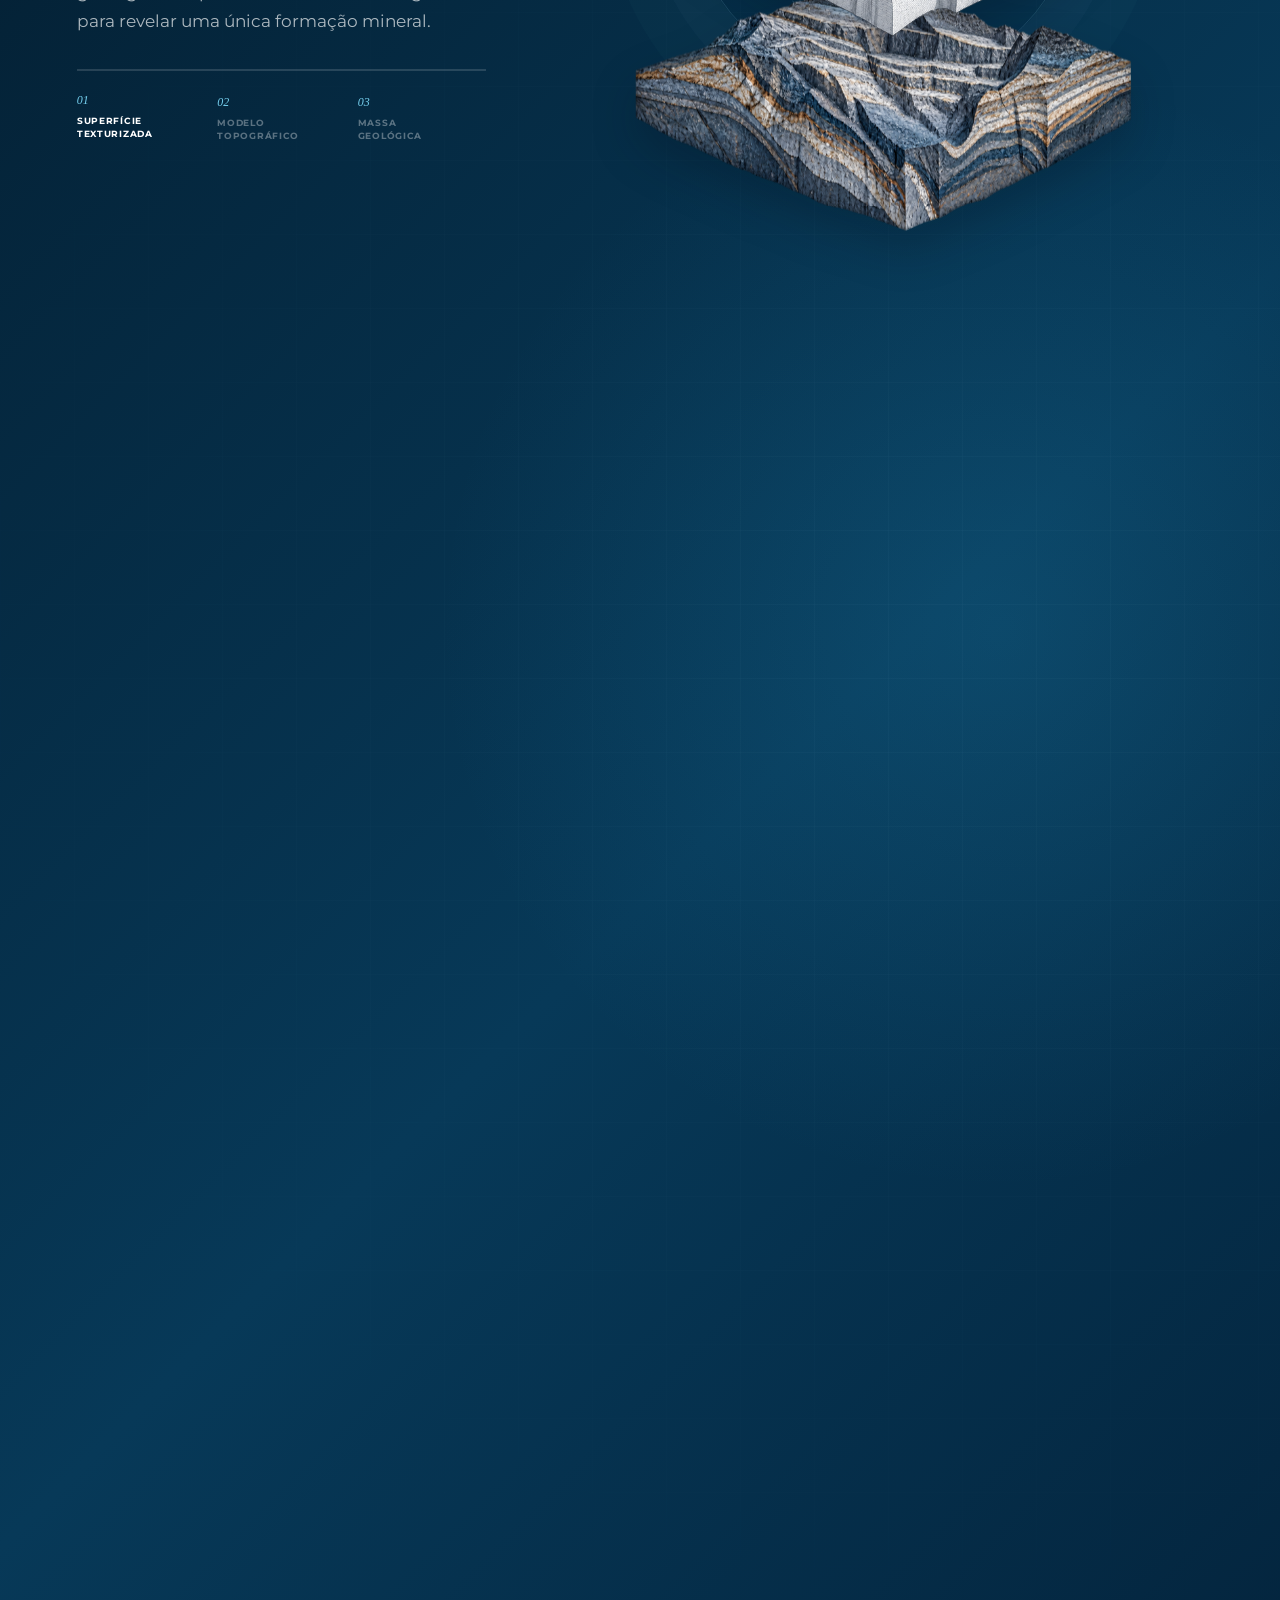
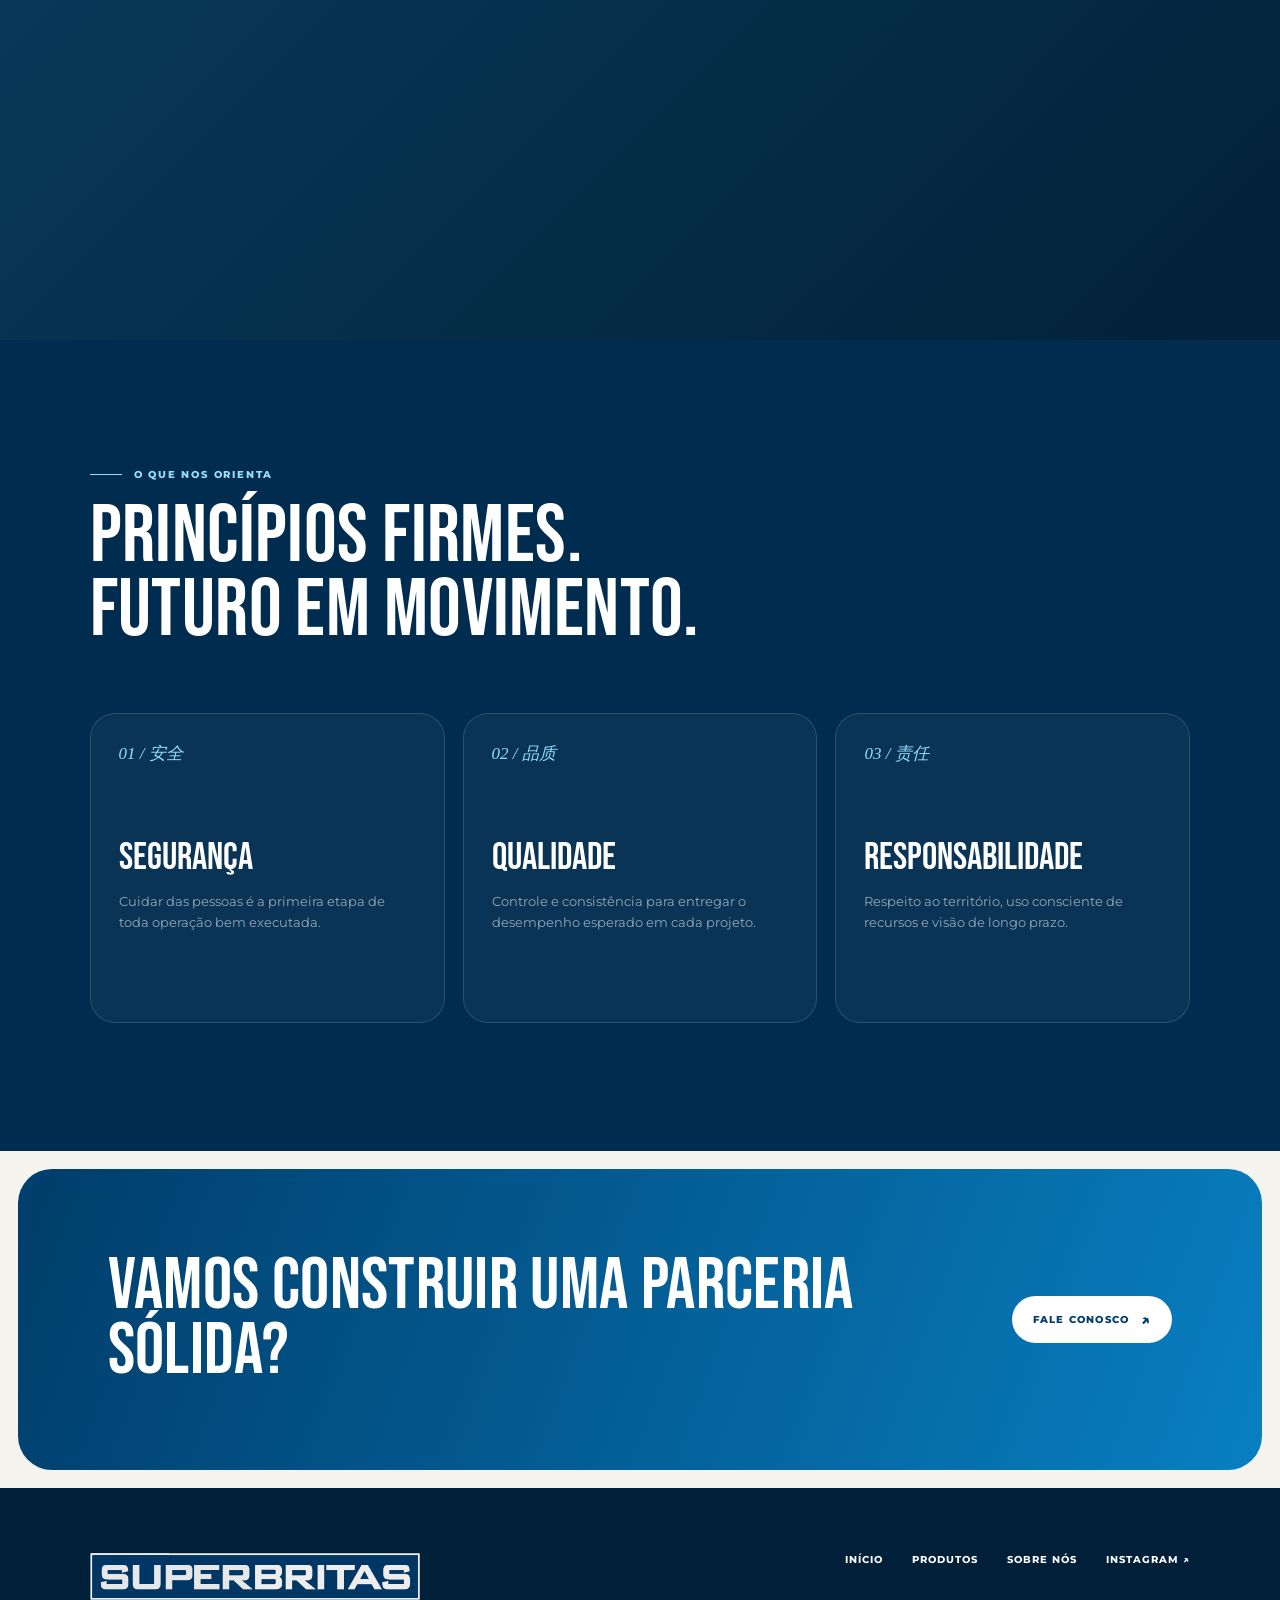
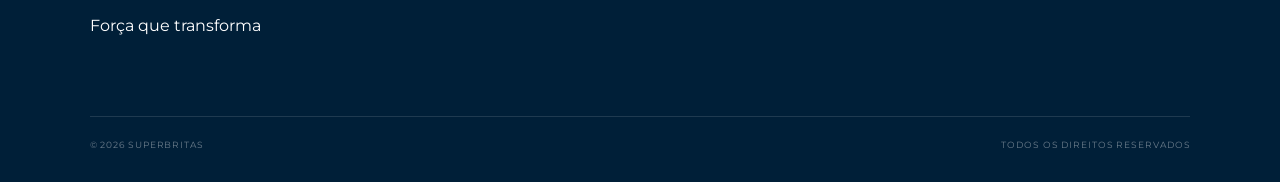
<file: sobre.html>
<!doctype html>
<html lang="pt-BR">
<head>
  <meta charset="utf-8"><meta name="viewport" content="width=device-width, initial-scale=1"><meta name="theme-color" content="#003d6b">
  <meta name="description" content="Conheça a história, os princípios e a operação da Superbritas."><title>Sobre nós — Superbritas</title><link rel="icon" type="image/png" sizes="256x256" href="assets/favicon-superbritas-circular.png"><link rel="stylesheet" href="styles.css">
</head>
<body class="inner-page" data-page="about">
  <div class="grain" aria-hidden="true"></div>
  <header class="site-header"><div class="header-inner">
    <a class="brand" href="index.html" aria-label="Superbritas — início"><img src="assets/superbritas-dark.png" alt="Superbritas"></a>
    <nav class="main-nav" aria-label="Navegação principal"><a href="index.html" data-icon="home" data-page-link="home" data-i18n="nav.home">Início</a><a href="produtos.html" data-icon="products" data-page-link="products" data-i18n="nav.products">Produtos</a><a href="sobre.html" data-icon="about" data-page-link="about" data-i18n="nav.about">Sobre nós</a><a href="https://britaki.com.br/fale-conosco" data-icon="contact" target="_blank" rel="noopener" data-i18n="nav.contact">Fale conosco</a><a href="https://gruposv.vagas.solides.com.br/" data-icon="careers" target="_blank" rel="noopener" data-i18n="nav.careers">Trabalhe conosco</a><a href="index.html#localizacao" data-icon="location" data-i18n="nav.location">Localização</a></nav>
    <div class="header-actions"><a class="instagram-link" href="https://www.instagram.com/superbritas/" target="_blank" rel="noopener" aria-label="Instagram da Superbritas"><svg viewBox="0 0 24 24" fill="none" stroke="currentColor" stroke-width="1.8" aria-hidden="true"><rect x="3" y="3" width="18" height="18" rx="5"></rect><circle cx="12" cy="12" r="4"></circle><circle cx="17.4" cy="6.7" r=".8" fill="currentColor" stroke="none"></circle></svg></a><div class="language" aria-label="Selecionar idioma"><button class="active" type="button" data-lang="pt">PT</button><button type="button" data-lang="en">EN</button><button type="button" data-lang="zh">中文</button></div><button class="menu-toggle" type="button" aria-label="Abrir menu" aria-expanded="false"><span></span></button></div>
  </div></header>
  <aside class="chat-widget" id="atendimento"><div class="chat-panel" role="dialog" aria-label="Atendimento do Vicentinho" aria-hidden="true"><div class="chat-panel-head"><img src="assets/chat/vicentinho.webp" alt="Vicentinho"><div><b>Vicentinho</b><small data-i18n="chat.status">Atendente rápido · online</small></div><button class="chat-close" type="button" aria-label="Fechar conversa">×</button></div><div class="chat-body"><p class="chat-message" data-i18n="chat.greeting">Oi! Que bom ter você por aqui 😊 Eu sou o Vicentinho. Antes de começarmos: você fala do Brasil, da China ou prefere atendimento em inglês?</p><div class="chat-actions" hidden><a class="chat-option" href="produtos.html" data-i18n="chat.products">Quero conhecer os produtos</a><a class="chat-option" href="index.html#localizacao" data-i18n="chat.location">Quero ver a localização</a><a class="chat-option" href="https://britaki.com.br/fale-conosco" target="_blank" rel="noopener" data-i18n="chat.contact">Falar com o comercial</a></div><a class="chat-whatsapp" hidden href="https://wa.me/5571996051876?text=Olá%2C%20Vicentinho!%20Preciso%20de%20atendimento%20da%20Superbritas." target="_blank" rel="noopener"><svg class="whatsapp-icon" viewBox="0 0 16 16" aria-hidden="true"><path d="M13.6 2.33A7.86 7.86 0 0 0 7.99 0 7.93 7.93 0 0 0 .06 7.93c0 1.4.37 2.76 1.06 3.96L0 16l4.2-1.1a7.93 7.93 0 0 0 3.79.96A7.94 7.94 0 0 0 15.93 7.93 7.9 7.9 0 0 0 13.6 2.33Zm-5.61 12.2a6.57 6.57 0 0 1-3.35-.92l-.24-.15-2.5.66.67-2.44-.16-.25a6.59 6.59 0 1 1 5.58 3.1Zm3.62-4.94c-.2-.1-1.17-.58-1.35-.65-.18-.06-.32-.1-.45.1-.13.2-.51.65-.63.78-.11.13-.23.15-.43.05-.2-.1-.84-.31-1.59-.99a5.93 5.93 0 0 1-1.1-1.37c-.12-.2-.02-.3.08-.4l.3-.35c.1-.11.13-.2.2-.33.06-.13.03-.25-.02-.35-.05-.1-.44-1.08-.61-1.47-.16-.39-.32-.34-.44-.34h-.38a.73.73 0 0 0-.53.25c-.18.2-.69.68-.69 1.65 0 .98.71 1.92.81 2.05.1.13 1.39 2.13 3.38 2.98.47.2.84.33 1.12.42.48.15.91.13 1.25.08.38-.06 1.17-.48 1.34-.94.16-.46.16-.86.11-.95-.05-.08-.18-.13-.38-.23Z"></path></svg><span data-i18n="chat.whatsapp">Continuar no WhatsApp</span></a></div></div><button class="chat-launch" type="button" aria-label="Conversar com o Vicentinho" aria-expanded="false"><img src="assets/chat/vicentinho-button.webp" alt=""><span><b>Vicentinho</b><small data-i18n="chat.fast">Atendimento rápido</small></span><i class="chat-status"></i></button></aside>

  <main>
    <section class="page-hero"><div class="page-hanzi" aria-hidden="true">根基</div><img class="page-hero-art" src="assets/floating-quarry.png" alt="Operação Superbritas"><div class="page-hero-content"><p class="hero-kicker" data-i18n="about.eyebrow">Sobre a Superbritas</p><h1 data-i18n-html="about.title">Nossa força vem <em>do que construímos juntos.</em></h1></div></section>
    <section class="section"><div class="section-inner company-story">
      <div class="story-image reveal"><img src="assets/capa-superbritas.png" data-image-default="assets/capa-superbritas.png" data-image-zh="assets/hero-china-karst.png" alt="Profissionais e operação da Superbritas" data-alt-default="Profissionais e operação da Superbritas" data-alt-zh="喀斯特群山间的现代化骨料生产基地"><img class="cutout-logo" src="assets/superbritas-outline.png" alt="" aria-hidden="true"></div>
      <div class="reveal"><p class="eyebrow" data-i18n="about.storyEyebrow">Uma história sólida</p><h2 class="display-title" data-i18n-html="about.storyTitle">Trabalho que transforma <em>territórios.</em></h2><p class="lead" data-i18n="about.storyCopy">A Superbritas integra a experiência do Grupo São Vicente e atua na produção de agregados minerais para obras que impulsionam o desenvolvimento. Evoluímos com tecnologia, responsabilidade e uma equipe que conhece profundamente cada etapa da operação.</p><p class="lead" data-i18n="about.storyCopy2">Mais do que fornecer pedra, criamos relações de confiança. Planejamos, produzimos e entregamos com o cuidado de quem entende que toda grande obra começa por uma base bem-feita.</p></div>
    </div></section>
    <section class="section group-presence" id="grupo-sao-vicente">
      <div class="section-inner group-presence-card reveal">
        <div class="group-presence-copy">
          <p class="eyebrow" data-i18n="about.groupEyebrow">A força do Grupo São Vicente</p>
          <h2 class="display-title" data-i18n-html="about.groupTitle">Uma estrutura que conecta <em>regiões.</em></h2>
          <p class="lead" data-i18n="about.groupCopy">O Grupo São Vicente reúne empresas, conhecimento técnico e operações que abastecem a construção civil em diferentes regiões da Bahia. Da Região Metropolitana de Salvador ao Extremo Sul do estado, sua presença conecta produção, logística e atendimento para obras de todos os portes.</p>
          <p class="group-presence-note" data-i18n="about.groupNote">No Extremo Sul, a operação atende Itagimirim, Eunápolis, Porto Seguro, Santa Cruz Cabrália, Itabela e municípios do entorno, levando qualidade e capacidade de entrega para uma região estratégica.</p>
          <div class="group-presence-tags" aria-label="Destaques do Grupo São Vicente">
            <span data-i18n="about.groupTag1">Desde 2004</span>
            <span data-i18n="about.groupTag2">Presença regional</span>
            <span data-i18n="about.groupTag3">Extremo Sul da Bahia</span>
          </div>
        </div>
        <div class="group-video-card">
          <iframe
            src="https://www.youtube-nocookie.com/embed/WWw9T73VZSs?list=PLs85luaglYAci1Ern0OfLdRckzU9NS-SH&amp;index=3&amp;rel=0"
            title="Vídeo institucional do Grupo São Vicente"
            loading="lazy"
            referrerpolicy="strict-origin-when-cross-origin"
            allow="accelerometer; autoplay; clipboard-write; encrypted-media; gyroscope; picture-in-picture; web-share"
            allowfullscreen>
          </iframe>
        </div>
      </div>
    </section>
    <section class="terrain-study" id="estudo-relevo" data-terrain-study aria-labelledby="terrain-title">
      <div class="terrain-sticky">
        <div class="terrain-panel">
          <div class="terrain-copy">
            <div class="terrain-tabs" role="tablist" aria-label="Etapas do estudo do relevo">
              <button class="active" type="button" role="tab" aria-selected="true" data-terrain-tab="layers" data-i18n="about.terrainTab1">Camadas do relevo</button>
              <button type="button" role="tab" aria-selected="false" data-terrain-tab="deposit" data-i18n="about.terrainTab2">Jazida consolidada</button>
            </div>
            <p class="eyebrow" data-i18n="about.terrainEyebrow">Leitura técnica do território</p>
            <h2 class="display-title" id="terrain-title" data-i18n-html="about.terrainTitle">Do relevo à <em>jazida.</em></h2>
            <p class="lead" data-i18n="about.terrainCopy">Superfície, curvas topográficas e estrutura geológica se aproximam durante a rolagem para revelar uma única formação mineral.</p>
            <div class="terrain-progress" aria-hidden="true"><i></i></div>
            <ol class="terrain-steps">
              <li class="active"><b>01</b><span data-i18n="about.terrainLayer1">Superfície texturizada</span></li>
              <li><b>02</b><span data-i18n="about.terrainLayer2">Modelo topográfico</span></li>
              <li><b>03</b><span data-i18n="about.terrainLayer3">Massa geológica</span></li>
            </ol>
          </div>
          <div class="terrain-visual" aria-hidden="true">
            <div class="terrain-orbit"></div>
            <div class="terrain-layer terrain-layer-top"><img src="assets/terrain-layer-surface.png" alt="" loading="lazy" decoding="async"></div>
            <div class="terrain-layer terrain-layer-middle"><img src="assets/terrain-layer-topographic.png" alt="" loading="lazy" decoding="async"></div>
            <div class="terrain-layer terrain-layer-bottom"><img src="assets/terrain-layer-geology.png" alt="" loading="lazy" decoding="async"></div>
            <div class="terrain-final-label" data-i18n="about.terrainFinal">Jazida formada</div>
          </div>
        </div>
      </div>
    </section>
    <section class="section values" id="principios"><div class="section-inner"><div class="reveal"><p class="eyebrow" data-i18n="about.valuesEyebrow">O que nos orienta</p><h2 class="display-title" data-i18n-html="about.valuesTitle">Princípios firmes.<br>Futuro em movimento.</h2></div><div class="value-carousel" data-mobile-carousel><div class="value-grid" data-carousel-track><article class="value-card reveal"><b>01 / 安全</b><h3 data-i18n="about.v1">Segurança</h3><p data-i18n="about.v1copy">Cuidar das pessoas é a primeira etapa de toda operação bem executada.</p></article><article class="value-card reveal"><b>02 / 品质</b><h3 data-i18n="about.v2">Qualidade</h3><p data-i18n="about.v2copy">Controle e consistência para entregar o desempenho esperado em cada projeto.</p></article><article class="value-card reveal"><b>03 / 责任</b><h3 data-i18n="about.v3">Responsabilidade</h3><p data-i18n="about.v3copy">Respeito ao território, uso consciente de recursos e visão de longo prazo.</p></article></div><div class="mobile-carousel-controls" aria-label="Controles do carrossel"><button type="button" data-carousel-prev aria-label="Princípio anterior">←</button><span data-carousel-status aria-live="polite">1 / 3</span><button type="button" data-carousel-next aria-label="Próximo princípio">→</button></div></div></div></section>
    <section class="cta-band reveal"><h2 data-i18n="cta.title">Vamos construir uma parceria sólida?</h2><a class="button light arrow" href="https://britaki.com.br/fale-conosco" target="_blank" rel="noopener" data-i18n="cta.button">Fale conosco</a></section>
  </main>
  <footer class="footer"><div class="footer-top"><div><img class="footer-brand" src="assets/superbritas-blue.png" alt="Superbritas"><p data-i18n="footer.line">Força que transforma</p></div><nav class="footer-links"><a href="index.html" data-i18n="nav.home">Início</a><a href="produtos.html" data-i18n="nav.products">Produtos</a><a href="sobre.html" data-i18n="nav.about">Sobre nós</a><a href="https://www.instagram.com/superbritas/" target="_blank" rel="noopener">Instagram ↗</a></nav></div><div class="footer-bottom"><span>© <span data-year></span> Superbritas</span><span data-i18n="footer.rights">Todos os direitos reservados</span></div></footer>
  <script src="script.js"></script>
</body>
</html>
</file>
<file: styles.css>
@import url('https://fonts.googleapis.com/css2?family=Bebas+Neue&family=Montserrat:ital,wght@0,400;0,500;0,600;0,700;0,800;1,500&display=swap');

:root {
  --blue: #003d6b;
  --blue-deep: #002c50;
  --blue-bright: #087ed0;
  --sky: #69c5ef;
  --paper: #f4f3ee;
  --white: #fff;
  --ink: #082b48;
  --muted: #63717b;
  --orange: #ef6d23;
  --red: #b63428;
  --line: rgba(0, 61, 107, .14);
  --radius: 34px;
  --shadow: 0 24px 70px rgba(0, 34, 66, .16);
}

* { box-sizing: border-box; }
html { scroll-behavior: smooth; }
body {
  margin: 0;
  color: var(--ink);
  background: var(--paper);
  font-family: "Montserrat", "Noto Sans SC", "Microsoft YaHei", Arial, sans-serif;
  overflow-x: hidden;
  transition: color 1.1s ease, background-color 1.1s ease;
}
body.language-zh {
  --blue: #3b5149;
  --blue-deep: #20342f;
  --blue-bright: #a95b42;
  --paper: #ede8dc;
  --ink: #263a35;
  --muted: #68736c;
  --red: #a43e31;
  --line: rgba(55, 78, 69, .17);
  --shadow: 0 24px 70px rgba(31, 48, 42, .18);
  /* Proportional safe area for the lightweight v3 frame (180 x 120 source slices). */
  --scroll-safe-x: clamp(78px, 9vw, 150px);
  --scroll-safe-top: clamp(52px, 6vw, 100px);
  --scroll-safe-bottom: var(--scroll-safe-top);
}
/* Opaque viewport mat: site content is visible only through the scroll opening. */
body.language-zh::after {
  content: "";
  position: fixed;
  inset: 0;
  z-index: 61;
  pointer-events: none;
  background:
    linear-gradient(180deg, #cda969, #ead9af) top / 100% var(--scroll-safe-top) no-repeat,
    linear-gradient(0deg, #cda969, #ead9af) bottom / 100% var(--scroll-safe-bottom) no-repeat,
    linear-gradient(90deg, #d9c18f, #ead9af) left / var(--scroll-safe-x) 100% no-repeat,
    linear-gradient(270deg, #d9c18f, #ead9af) right / var(--scroll-safe-x) 100% no-repeat;
  box-shadow: inset 0 0 42px rgba(73,39,15,.2);
}
body.menu-open { overflow: hidden; }
body.intro-active { overflow: hidden; }
a { color: inherit; text-decoration: none; }
img { display: block; max-width: 100%; }
button, input, textarea { font: inherit; }
button, a { -webkit-tap-highlight-color: transparent; }
::selection { color: #fff; background: var(--blue); }

/* Cinematic opening */
.site-intro {
  position: fixed;
  inset: 0;
  z-index: 1000;
  display: grid;
  place-items: center;
  overflow: hidden;
  isolation: isolate;
  color: #fff;
  cursor: wait;
  background:
    radial-gradient(circle at 50% 40%, rgba(42, 174, 225, .28), transparent 31%),
    radial-gradient(circle at 50% 58%, #075681 0%, #023a60 34%, #001c34 72%, #001426 100%);
  transition: clip-path 1.05s cubic-bezier(.77, 0, .18, 1), opacity .7s ease;
  clip-path: inset(0 0 0 0);
}
.site-intro::before {
  content: "";
  position: absolute;
  inset: 0;
  z-index: -1;
  opacity: .22;
  background: linear-gradient(110deg, transparent 36%, rgba(177, 232, 255, .16) 49%, transparent 62%);
  transform: translateX(-75%);
  animation: intro-light 4s 1s ease-in-out both;
}
.site-intro::after {
  content: "";
  position: absolute;
  left: 50%;
  bottom: 5%;
  width: min(68vw, 760px);
  height: 90px;
  border-radius: 50%;
  background: rgba(90, 202, 244, .22);
  filter: blur(42px);
  transform: translateX(-50%);
}
.intro-copy {
  position: absolute;
  z-index: 3;
  top: clamp(42px, 8vh, 86px);
  left: 50%;
  display: grid;
  justify-items: center;
  gap: 9px;
  width: min(90vw, 620px);
  opacity: 0;
  transform: translate(-50%, -16px);
  animation: intro-copy-in .9s .2s ease forwards;
  transition: opacity .6s, transform .8s;
}
.intro-copy span {
  font-family: "Noto Serif SC", "Microsoft YaHei", serif;
  font-size: clamp(14px, 1.45vw, 21px);
  font-weight: 400;
  letter-spacing: clamp(.38em, 1.1vw, .82em);
  text-indent: clamp(.38em, 1.1vw, .82em);
  text-shadow: 0 0 22px rgba(181, 231, 249, .55);
}
.intro-copy small,
.intro-mark small {
  color: rgba(219, 242, 251, .56);
  font-size: 9px;
  font-weight: 600;
  letter-spacing: .34em;
}
.intro-globe-stage {
  position: relative;
  z-index: 2;
  width: clamp(310px, 49vw, 650px);
  aspect-ratio: 1;
  display: grid;
  place-items: center;
  perspective: 1100px;
  opacity: 0;
  transform: translateY(34px) scale(.78);
  animation: intro-globe-in 1.25s .15s cubic-bezier(.17, .8, .28, 1) forwards;
  transition: opacity .8s ease, transform 1.1s cubic-bezier(.7, 0, .3, 1), filter .9s ease;
}
.intro-globe-rig {
  position: relative;
  width: 100%;
  height: 100%;
  display: grid;
  place-items: center;
  transform-style: preserve-3d;
  animation: intro-rig-precession 3.2s ease-in-out infinite alternate;
}
.intro-globe-sphere {
  position: relative;
  z-index: 2;
  width: 86%;
  aspect-ratio: 1;
  border-radius: 50%;
  transform-style: preserve-3d;
  filter: drop-shadow(0 35px 38px rgba(0, 8, 24, .48));
}
.intro-globe {
  width: 100%;
  height: 100%;
  object-fit: contain;
  border-radius: 50%;
  transform-origin: 50% 50%;
  animation: intro-globe-spin 3.15s linear infinite;
}
.intro-globe-depth,
.intro-globe-glint {
  position: absolute;
  inset: 2.5%;
  z-index: 3;
  border-radius: 50%;
  pointer-events: none;
}
.intro-globe-depth {
  background: radial-gradient(circle at 66% 28%, transparent 0 28%, rgba(0,22,46,.04) 50%, rgba(0,13,31,.48) 91%);
  box-shadow: inset -34px -30px 48px rgba(0,10,30,.42), inset 18px 14px 27px rgba(207,244,255,.16);
  transform: translateZ(12px);
}
.intro-globe-glint {
  inset: 9% 19% 48% 47%;
  background: radial-gradient(ellipse, rgba(255,255,255,.52), rgba(172,231,251,.08) 55%, transparent 72%);
  filter: blur(7px);
  transform: translateZ(20px) rotate(-18deg);
  animation: intro-glint 3.15s ease-in-out infinite;
}
.globe-orbit {
  position: absolute;
  z-index: 4;
  top: 50%;
  left: 50%;
  width: 96%;
  height: 96%;
  border: 1px solid rgba(174,232,251,.28);
  border-radius: 50%;
  transform-style: preserve-3d;
  pointer-events: none;
}
.globe-orbit-x { animation: intro-orbit-x 3.2s linear infinite; }
.globe-orbit-y { width: 91%; height: 91%; border-color: rgba(160,219,240,.2); animation: intro-orbit-y 3.8s linear infinite reverse; }
.globe-orbit-z { width: 104%; height: 76%; border-color: rgba(206,241,253,.16); animation: intro-orbit-z 4.4s linear infinite; }
.globe-axis {
  position: absolute;
  z-index: 5;
  top: 50%;
  left: 50%;
  width: 104%;
  height: 1px;
  transform-origin: center center;
  background: linear-gradient(90deg, transparent, rgba(189,235,250,.12) 18%, rgba(189,235,250,.54) 50%, rgba(189,235,250,.12) 82%, transparent);
  pointer-events: none;
}
.globe-axis i {
  position: absolute;
  right: 0;
  top: -13px;
  color: rgba(220,247,255,.72);
  font: 700 9px/1 "Montserrat",sans-serif;
  letter-spacing: .08em;
  text-shadow: 0 0 12px rgba(115,218,250,.8);
}
.globe-axis-x { transform: translate3d(-50%, -50%, 24px) rotateZ(-8deg); }
.globe-axis-y { transform: translate3d(-50%, -50%, 18px) rotateZ(90deg); }
.globe-axis-z { transform: translate3d(-50%, -50%, 12px) rotateZ(42deg) rotateY(58deg); }
.globe-axis-x i { color: rgba(255,196,145,.8); }
.globe-axis-y i { color: rgba(164,235,255,.85); }
.globe-axis-z i { color: rgba(224,215,255,.78); }
.intro-globe-rig::after {
  content: "360° · X / Y / Z";
  position: absolute;
  z-index: 6;
  left: 50%;
  bottom: 1.5%;
  padding: 6px 10px;
  color: rgba(211,241,251,.54);
  border: 1px solid rgba(174,232,251,.15);
  border-radius: 99px;
  background: rgba(0,34,58,.2);
  backdrop-filter: blur(8px);
  transform: translateX(-50%) translateZ(28px);
  font-size: 8px;
  font-weight: 700;
  letter-spacing: .2em;
}
.intro-globe-aura {
  position: absolute;
  z-index: -2;
  width: 74%;
  height: 74%;
  border-radius: 50%;
  background: rgba(72, 190, 235, .22);
  box-shadow: 0 0 80px 24px rgba(77, 192, 234, .18);
  filter: blur(17px);
  animation: intro-aura 2.4s ease-in-out infinite alternate;
}
.intro-mark {
  position: absolute;
  z-index: 5;
  left: 50%;
  top: 50%;
  width: min(76vw, 720px);
  display: grid;
  justify-items: center;
  gap: 17px;
  opacity: 0;
  transform: translate(-50%, -50%) scale(.82);
  filter: blur(16px);
  transition: opacity .85s ease, transform 1.05s cubic-bezier(.16, .8, .2, 1), filter .85s ease;
}
.intro-mark img {
  width: 100%;
  clip-path: inset(0 50% 0 50%);
  transition: clip-path 1.15s .18s cubic-bezier(.72, 0, .22, 1);
}
.intro-mark-line {
  width: 0;
  height: 1px;
  background: linear-gradient(90deg, transparent, rgba(199, 239, 255, .92), transparent);
  box-shadow: 0 0 18px rgba(102, 209, 247, .9);
  transition: width 1.2s .08s cubic-bezier(.2, .72, .25, 1);
}
.site-intro.is-logo-phase .intro-globe-stage {
  opacity: 0;
  transform: scale(.34);
  filter: blur(18px);
}
.site-intro.is-logo-phase .intro-copy { opacity: 0; transform: translate(-50%, -28px); }
.site-intro.is-logo-phase .intro-mark { opacity: 1; transform: translate(-50%, -50%) scale(1); filter: blur(0); }
.site-intro.is-logo-phase .intro-mark img { clip-path: inset(0 0 0 0); }
.site-intro.is-logo-phase .intro-mark-line { width: 112%; }
.site-intro.is-leaving { clip-path: inset(0 0 100% 0); pointer-events: none; cursor: default; }

@keyframes intro-copy-in { to { opacity: 1; transform: translate(-50%, 0); } }
@keyframes intro-globe-in { to { opacity: 1; transform: translateY(12px) scale(1); } }
@keyframes intro-globe-spin { to { transform: rotate(360deg); } }
@keyframes intro-rig-precession {
  from { transform: rotateX(-7deg) rotateY(-5deg) rotateZ(-2deg); }
  to { transform: rotateX(7deg) rotateY(6deg) rotateZ(3deg); }
}
@keyframes intro-orbit-x {
  from { transform: translate(-50%,-50%) rotateX(68deg) rotateZ(0); }
  to { transform: translate(-50%,-50%) rotateX(68deg) rotateZ(360deg); }
}
@keyframes intro-orbit-y {
  from { transform: translate(-50%,-50%) rotateY(72deg) rotateX(0); }
  to { transform: translate(-50%,-50%) rotateY(72deg) rotateX(360deg); }
}
@keyframes intro-orbit-z {
  from { transform: translate(-50%,-50%) rotateX(48deg) rotateY(32deg) rotateZ(0); }
  to { transform: translate(-50%,-50%) rotateX(48deg) rotateY(32deg) rotateZ(360deg); }
}
@keyframes intro-glint {
  0%,100% { opacity: .48; translate: -5% 2%; }
  50% { opacity: .9; translate: 13% -6%; }
}
@keyframes intro-aura { to { transform: scale(1.13); opacity: .62; } }
@keyframes intro-light { 45%, 100% { transform: translateX(75%); } }

/* Scroll transition: the language is swapped only while the page is covered. */
.language-transition-active { overflow: hidden; }
.language-transition-active .language { pointer-events: none; }
.language-scroll-transition {
  position: fixed;
  inset: 0;
  z-index: 950;
  overflow: hidden;
  opacity: 0;
  visibility: hidden;
  pointer-events: none;
  background: radial-gradient(circle at 50% 50%, transparent 42%, rgba(45,24,8,.16));
  transform: translateZ(0);
  transition: opacity .11s ease-out, visibility .11s;
  contain: strict;
}
.language-scroll-transition.is-active {
  opacity: 1;
  visibility: visible;
  pointer-events: auto;
}
.language-scroll-transition.is-dismissing { opacity: 0; }
.real-scroll-shutter {
  position: absolute;
  z-index: 2;
  left: 0;
  width: 100%;
  height: 50.5%;
  background:
    linear-gradient(90deg, rgba(105,55,15,.16), transparent 12% 88%, rgba(105,55,15,.16)),
    linear-gradient(180deg, #c8944f, #efd49a 18%, #e7c47f 72%, #a86e31);
  box-shadow: inset 0 0 70px rgba(76,38,10,.3);
  transform: translate3d(0,0,0);
  backface-visibility: hidden;
  will-change: transform;
}
.real-scroll-shutter::after {
  content: "";
  position: absolute;
  inset: 0;
  opacity: .22;
  background-image: url("data:image/svg+xml,%3Csvg viewBox='0 0 150 150' xmlns='http://www.w3.org/2000/svg'%3E%3Cfilter id='p'%3E%3CfeTurbulence type='fractalNoise' baseFrequency='.035 .22' numOctaves='3' stitchTiles='stitch'/%3E%3C/filter%3E%3Crect width='100%25' height='100%25' filter='url(%23p)' opacity='.48'/%3E%3C/svg%3E");
  mix-blend-mode: multiply;
}
.real-scroll-shutter-top { top: 0; }
.real-scroll-shutter-bottom { bottom: 0; }
.real-scroll-paper {
  position: absolute;
  z-index: 1;
  inset: 5% 3%;
  opacity: 0;
  border: 1px solid rgba(92,46,13,.32);
  background: rgba(229,201,142,.16);
  box-shadow: inset 0 0 80px rgba(91,45,12,.24);
  transform: translateZ(0) scaleY(.02);
  transform-origin: center;
  will-change: transform, opacity;
}
.real-scroll-roller {
  position: absolute;
  z-index: 5;
  left: 0;
  width: 100%;
  height: clamp(92px,17vh,164px);
  background: url('assets/china-scroll-frame-v3.png') center / 100vw 100vh no-repeat;
  filter: drop-shadow(0 10px 13px rgba(43,19,5,.4));
  transform: translate3d(0,0,0);
  backface-visibility: hidden;
  will-change: transform, opacity;
}
.real-scroll-roller-top { top: calc(50% - clamp(46px,8.5vh,82px)); background-position: center top; }
.real-scroll-roller-bottom { bottom: calc(50% - clamp(46px,8.5vh,82px)); background-position: center bottom; }
.real-scroll-seal {
  position: absolute;
  z-index: 7;
  top: 50%;
  left: 50%;
  width: 52px;
  height: 52px;
  display: grid;
  place-items: center;
  color: #f7e1b9;
  border: 2px solid rgba(255,228,188,.76);
  background: #9d3429;
  box-shadow: inset 0 0 0 4px #9d3429, inset 0 0 0 5px rgba(255,229,193,.45), 0 8px 22px rgba(67,20,12,.34);
  transform: translate(-50%,-50%) rotate(-4deg);
  font: 700 23px/1 "Noto Serif SC",serif;
  will-change: opacity, transform;
}
.is-opening .real-scroll-shutter-top { animation: scroll-top-open .68s cubic-bezier(.65,0,.18,1) both; }
.is-opening .real-scroll-shutter-bottom { animation: scroll-bottom-open .68s cubic-bezier(.65,0,.18,1) both; }
.is-opening .real-scroll-paper { animation: scroll-paper-open .68s ease-out both; }
.is-opening .real-scroll-roller-top { animation: scroll-roller-top-open .68s cubic-bezier(.65,0,.18,1) both; }
.is-opening .real-scroll-roller-bottom { animation: scroll-roller-bottom-open .68s cubic-bezier(.65,0,.18,1) both; }
.is-opening .real-scroll-seal { animation: scroll-seal-open .42s ease-out both; }
.is-ready-to-close .real-scroll-shutter-top { transform: translate3d(0,-105%,0); }
.is-ready-to-close .real-scroll-shutter-bottom { transform: translate3d(0,105%,0); }
.is-ready-to-close .real-scroll-roller-top { opacity: 0; transform: translate3d(0,calc(-49vh + 50%),0); }
.is-ready-to-close .real-scroll-roller-bottom { opacity: 0; transform: translate3d(0,calc(49vh - 50%),0); }
.is-ready-to-close .real-scroll-seal { opacity: 0; transform: translate(-50%,-50%) rotate(-4deg) scale(.7); }
.is-ready-to-close.is-closing .real-scroll-shutter-top { animation: scroll-top-close .64s cubic-bezier(.72,0,.16,1) both; }
.is-ready-to-close.is-closing .real-scroll-shutter-bottom { animation: scroll-bottom-close .64s cubic-bezier(.72,0,.16,1) both; }
.is-ready-to-close.is-closing .real-scroll-roller-top { animation: scroll-roller-top-close .64s cubic-bezier(.72,0,.16,1) both; }
.is-ready-to-close.is-closing .real-scroll-roller-bottom { animation: scroll-roller-bottom-close .64s cubic-bezier(.72,0,.16,1) both; }
.is-ready-to-close.is-closing .real-scroll-seal { animation: scroll-seal-close .64s ease both; }
@keyframes scroll-top-open { to { transform: translate3d(0,-105%,0); } }
@keyframes scroll-bottom-open { to { transform: translate3d(0,105%,0); } }
@keyframes scroll-top-close { from { transform: translate3d(0,-105%,0); } to { transform: translate3d(0,0,0); } }
@keyframes scroll-bottom-close { from { transform: translate3d(0,105%,0); } to { transform: translate3d(0,0,0); } }
@keyframes scroll-paper-open { 0% { opacity: .8; transform: translateZ(0) scaleY(.02); } 100% { opacity: 0; transform: translateZ(0) scaleY(1); } }
@keyframes scroll-roller-top-open { to { opacity: 0; transform: translate3d(0,calc(-49vh + 50%),0); } }
@keyframes scroll-roller-bottom-open { to { opacity: 0; transform: translate3d(0,calc(49vh - 50%),0); } }
@keyframes scroll-roller-top-close { from { opacity: 0; transform: translate3d(0,calc(-49vh + 50%),0); } 18% { opacity: 1; } to { opacity: 1; transform: translate3d(0,0,0); } }
@keyframes scroll-roller-bottom-close { from { opacity: 0; transform: translate3d(0,calc(49vh - 50%),0); } 18% { opacity: 1; } to { opacity: 1; transform: translate3d(0,0,0); } }
@keyframes scroll-seal-open { to { opacity: 0; transform: translate(-50%,-50%) rotate(-4deg) scale(.7); } }
@keyframes scroll-seal-close { 0%,62% { opacity: 0; transform: translate(-50%,-50%) rotate(-4deg) scale(.7); } to { opacity: 1; transform: translate(-50%,-50%) rotate(-4deg) scale(1); } }

/* Fast crossfade between localized page snapshots. Keeping both snapshots
   visible during the same interval prevents a blank frame between languages. */
::view-transition-group(root) { animation-duration: .26s; }
::view-transition-old(root),
::view-transition-new(root) {
  animation-duration: .26s;
  animation-timing-function: linear;
  mix-blend-mode: normal;
}
::view-transition-old(root) { animation-name: language-view-out; }
::view-transition-new(root) { animation-name: language-view-in; }
@keyframes language-view-out { from { opacity: 1; } to { opacity: 0; } }
@keyframes language-view-in { from { opacity: 0; } to { opacity: 1; } }

html.language-view-transition .china-page-scroll-frame,
html.language-view-transition .china-page-filter,
html.language-scroll-switching .china-page-scroll-frame,
html.language-scroll-switching .china-page-filter {
  animation: none !important;
  transition: none !important;
}
.china-page-scroll-frame {
  position: fixed;
  inset: 0;
  z-index: 62;
  box-sizing: border-box;
  overflow: hidden;
  border-style: solid;
  border-width: var(--scroll-safe-top) var(--scroll-safe-x) var(--scroll-safe-bottom);
  border-image-source: url('assets/china-scroll-frame-v3.png');
  border-image-slice: 120 180 120 180 fill;
  border-image-width: 1;
  border-image-repeat: stretch;
  opacity: 0;
  visibility: hidden;
  pointer-events: none;
  clip-path: inset(50% 0 50% 0);
  filter: drop-shadow(0 7px 12px rgba(43,20,5,.24));
  transition: opacity .7s ease, visibility .7s, clip-path .7s ease;
  will-change: clip-path, opacity;
}
.china-page-scroll-frame::before {
  content: "";
  position: absolute;
  inset: 0;
  z-index: 0;
  opacity: 1;
  box-shadow: inset 0 0 clamp(70px, 10vw, 160px) rgba(78,41,17,.22);
}
.china-page-scroll-frame img {
  display: none;
}
.language-zh .china-page-scroll-frame {
  opacity: 1;
  visibility: visible;
  clip-path: inset(0 0 0 0);
}
.china-page-filter {
  position: fixed;
  inset: 0;
  z-index: 91;
  opacity: 0;
  visibility: hidden;
  pointer-events: none;
  clip-path: inset(50% 0 50% 0);
  background:
    url("data:image/svg+xml,%3Csvg viewBox='0 0 180 180' xmlns='http://www.w3.org/2000/svg'%3E%3Cfilter id='r'%3E%3CfeTurbulence type='fractalNoise' baseFrequency='.025 .16' numOctaves='4' stitchTiles='stitch'/%3E%3C/filter%3E%3Crect width='100%25' height='100%25' filter='url(%23r)' opacity='.055'/%3E%3C/svg%3E"),
    radial-gradient(circle at 50% 42%, rgba(255,243,207,.025) 0 46%, rgba(92,49,19,.1) 100%),
    linear-gradient(90deg, rgba(111,61,24,.065), transparent 14% 86%, rgba(111,61,24,.065));
  box-shadow: inset 0 0 clamp(70px, 10vw, 160px) rgba(78,41,17,.17);
  transition: opacity .7s ease, visibility .7s, clip-path .7s ease;
  will-change: clip-path, opacity;
}
.language-zh .china-page-filter {
  opacity: 1;
  visibility: visible;
  clip-path: inset(0 0 0 0);
}

/* Keep the Chinese edition inside the parchment's usable paper area. */
body.language-zh > main,
body.language-zh > .footer {
  width: auto;
  margin-right: var(--scroll-safe-x);
  margin-left: var(--scroll-safe-x);
  overflow: clip;
  transition: margin .38s cubic-bezier(.22,.74,.18,1);
}
body.language-zh > main { border-radius: 30px; }
body.language-zh > .footer {
  position: relative;
  border-radius: 28px 28px 0 0;
}
body.language-zh .site-header,
body.language-zh .site-header.scrolled,
body.inner-page.language-zh .site-header {
  top: calc(var(--scroll-safe-top) + 8px);
  right: var(--scroll-safe-x);
  left: var(--scroll-safe-x);
  width: auto;
  max-width: none;
  overflow: hidden;
  transform: none;
}
body.language-zh .header-inner {
  grid-template-columns: 170px minmax(0, 1fr) 170px;
  gap: 10px;
  padding-right: 14px;
  padding-left: 14px;
}
body.language-zh .brand { width: 150px; margin-left: 18px; }
body.language-zh .main-nav {
  gap: clamp(7px, .8vw, 13px);
  padding-right: 14px;
  padding-left: 14px;
}
body.language-zh .main-nav a { letter-spacing: .02em; }
body.language-zh .chat-widget {
  right: calc(var(--scroll-safe-x) + 10px);
  bottom: calc(var(--scroll-safe-bottom) + 6px);
}
body.language-zh .chat-panel {
  width: min(360px, calc(100vw - var(--scroll-safe-x) - var(--scroll-safe-x) - 12px));
}
body.language-zh .chat-panel {
  position: relative;
  overflow: visible;
  padding-top: 34px;
  border: 1px solid rgba(191,141,54,.78);
  border-radius: 7px 7px 18px 18px;
  background: #6f211d;
  box-shadow: 0 24px 55px rgba(45,20,8,.34), inset 0 0 0 3px rgba(245,216,151,.1);
}
body.language-zh .chat-panel::before {
  content: "";
  position: absolute;
  z-index: 3;
  top: -7px;
  right: -14px;
  left: -14px;
  height: 54px;
  background:
    repeating-linear-gradient(90deg, rgba(255,221,141,.2) 0 2px, transparent 2px 19px),
    linear-gradient(180deg, #b44532 0 35%, #7c251f 36% 72%, #4c1717 73%);
  clip-path: polygon(0 55%, 7% 52%, 14% 36%, 39% 34%, 50% 5%, 61% 34%, 86% 36%, 93% 52%, 100% 55%, 94% 73%, 74% 62%, 50% 76%, 26% 62%, 6% 73%);
  filter: drop-shadow(0 5px 3px rgba(44,16,8,.34));
}
body.language-zh .chat-panel::after {
  content: "福";
  position: absolute;
  z-index: 4;
  top: 14px;
  left: 50%;
  width: 28px;
  height: 28px;
  display: grid;
  place-items: center;
  color: #f5d996;
  border: 1px solid rgba(245,217,150,.7);
  border-radius: 50%;
  background: #7b241f;
  transform: translateX(-50%);
  font: 700 15px/1 "Noto Serif SC", serif;
}
body.language-zh .chat-panel-head {
  border-top: 1px solid rgba(243,208,132,.5);
  border-bottom: 1px solid rgba(243,208,132,.3);
  background: linear-gradient(120deg, #6e201c, #a63a29);
}
body.language-zh .chat-panel-head img,
body.language-zh .chat-launch img {
  object-position: center 22%;
  border-color: rgba(244,211,139,.88);
  background: #eadbb9;
}
body.language-zh .chat-body {
  border-right: 4px solid #6e201c;
  border-bottom: 4px solid #6e201c;
  border-left: 4px solid #6e201c;
  border-radius: 0 0 15px 15px;
  background:
    linear-gradient(rgba(249,241,216,.94), rgba(238,224,190,.96)),
    repeating-linear-gradient(0deg, transparent 0 24px, rgba(126,82,39,.05) 25px);
}
body.language-zh .chat-message,
body.language-zh .chat-option { border-color: rgba(143,55,37,.2); background: rgba(255,252,239,.9); }
body.language-zh .chat-option { color: #7b2a21; }
body.language-zh .chat-option:hover { color: #fff; background: #8d3025; }
body.language-zh .chat-launch {
  position: relative;
  overflow: visible;
  color: #fff4d4;
  border: 1px solid rgba(235,195,111,.75);
  border-radius: 12px;
  background: linear-gradient(120deg, #6d201c, #a33b29);
  box-shadow: 0 15px 32px rgba(57,24,11,.3), inset 0 0 0 2px rgba(255,220,145,.08);
}
body.language-zh .chat-launch::before {
  content: "";
  position: absolute;
  top: -13px;
  right: -8px;
  left: -8px;
  height: 18px;
  background: linear-gradient(180deg, #b74632, #651e1b);
  clip-path: polygon(0 48%, 8% 45%, 16% 22%, 84% 22%, 92% 45%, 100% 48%, 92% 78%, 50% 58%, 8% 78%);
  filter: drop-shadow(0 3px 2px rgba(42,16,8,.3));
}
body.language-zh .china-ambient-mark { top: 28%; }
body.language-zh .mineral-carousel {
  margin-right: 0;
  margin-left: 0;
  padding-right: 0;
  padding-left: 0;
}

/* Wind, leaves and a restrained calligraphic detail for the Chinese edition. */
.china-atmosphere {
  position: fixed;
  inset: var(--scroll-safe-top) var(--scroll-safe-x) var(--scroll-safe-bottom);
  z-index: 65;
  overflow: hidden;
  opacity: 0;
  visibility: hidden;
  pointer-events: none;
  border-radius: 18px;
  transition: opacity 1.2s ease, visibility 1.2s;
}
.language-zh .china-atmosphere { opacity: 1; visibility: visible; }
.china-music-toggle {
  position: fixed;
  z-index: 88;
  top: calc(var(--scroll-safe-top) + 88px);
  right: calc(var(--scroll-safe-x) + 18px);
  display: none;
  align-items: center;
  gap: 7px;
  min-height: 36px;
  padding: 0 13px;
  color: #f7e4b8;
  border: 1px solid rgba(239,205,134,.76);
  border-radius: 999px;
  background: rgba(111,32,27,.88);
  box-shadow: 0 9px 22px rgba(50,22,10,.24), inset 0 0 0 2px rgba(255,227,165,.08);
  cursor: pointer;
  font-family: "Noto Serif SC", "Songti SC", serif;
  transition: transform .22s ease, opacity .22s ease, background .22s ease;
}
.language-zh .china-music-toggle { display: inline-flex; }
.china-music-toggle:hover { transform: translateY(-2px); background: rgba(139,45,34,.94); }
.china-music-toggle i { font: normal 17px/1 Georgia, serif; }
.china-music-toggle span { font-size: 11px; letter-spacing: .12em; }
.china-music-toggle.is-muted { opacity: .72; background: rgba(63,49,42,.86); }
.china-wind {
  position: absolute;
  inset: 0;
  overflow: hidden;
}
.china-wind::before,
.china-wind::after {
  content: "";
  position: absolute;
  left: -38%;
  width: 36%;
  height: 22px;
  border-top: 1px solid rgba(239,214,162,.3);
  border-radius: 50%;
  filter: blur(.2px);
  animation: china-wind-line 9s linear infinite;
}
.china-wind::before { top: 28%; }
.china-wind::after { top: 62%; animation-delay: -4.6s; animation-duration: 11s; }
.china-leaf {
  --leaf-color: #a44332;
  position: absolute;
  top: var(--leaf-y);
  left: -10%;
  width: 18px;
  height: 10px;
  border-radius: 95% 8% 95% 8%;
  background: linear-gradient(145deg, rgba(255,238,190,.65), var(--leaf-color) 42%, #64251d);
  box-shadow: inset 2px 1px 2px rgba(255,255,255,.24), 0 5px 9px rgba(49,24,8,.2);
  opacity: 0;
  transform-origin: 100% 50%;
  animation: china-leaf-flight var(--leaf-duration) var(--leaf-delay) linear infinite;
}
.china-leaf::after {
  content: "";
  position: absolute;
  right: -6px;
  top: 48%;
  width: 8px;
  height: 1px;
  background: #744a27;
  transform: rotate(8deg);
  transform-origin: left;
}
.china-leaf.tone-1 { --leaf-color: #bd7b31; width: 14px; height: 8px; }
.china-leaf.tone-2 { --leaf-color: #667548; width: 20px; height: 11px; }
.china-ambient-mark {
  position: absolute;
  z-index: 2;
  top: 14%;
  right: clamp(16px, 2.5vw, 38px);
  display: flex;
  align-items: flex-start;
  gap: 10px;
  color: rgba(75,43,25,.5);
  font-family: "Noto Serif SC", "Songti SC", STSong, serif;
  writing-mode: vertical-rl;
}
.china-ambient-mark span { font-size: 12px; letter-spacing: .28em; }
.china-ambient-mark b {
  width: 35px;
  height: 35px;
  display: grid;
  place-items: center;
  color: rgba(255,235,204,.92);
  border: 1px solid rgba(255,229,190,.62);
  background: rgba(153,48,38,.88);
  box-shadow: inset 0 0 0 3px rgba(153,48,38,.9), inset 0 0 0 4px rgba(255,225,184,.35);
  font-size: 20px;
  line-height: 1;
  writing-mode: horizontal-tb;
  transform: rotate(-3deg);
}
@keyframes china-wind-line {
  0% { opacity: 0; transform: translate3d(0, 10px, 0) scaleX(.7); }
  18% { opacity: .7; }
  70% { opacity: .18; }
  100% { opacity: 0; transform: translate3d(390%, -18px, 0) scaleX(1.25); }
}
@keyframes china-leaf-flight {
  0% { opacity: 0; transform: translate3d(-8vw, 0, 0) rotate(0deg) scale(var(--leaf-scale)); }
  8% { opacity: .88; }
  28% { transform: translate3d(32vw, -22px, 0) rotate(155deg) scale(var(--leaf-scale)); }
  54% { transform: translate3d(66vw, 18px, 0) rotate(330deg) scale(var(--leaf-scale)); }
  78% { opacity: .75; transform: translate3d(94vw, -14px, 0) rotate(510deg) scale(var(--leaf-scale)); }
  100% { opacity: 0; transform: translate3d(126vw, 24px, 0) rotate(720deg) scale(var(--leaf-scale)); }
}

.grain {
  position: fixed;
  inset: 0;
  z-index: 90;
  pointer-events: none;
  opacity: .035;
  background-image: url("data:image/svg+xml,%3Csvg viewBox='0 0 180 180' xmlns='http://www.w3.org/2000/svg'%3E%3Cfilter id='n'%3E%3CfeTurbulence type='fractalNoise' baseFrequency='.8' numOctaves='3' stitchTiles='stitch'/%3E%3C/filter%3E%3Crect width='100%25' height='100%25' filter='url(%23n)' opacity='.8'/%3E%3C/svg%3E");
}

/* Header */
.site-header {
  position: fixed;
  top: 27px;
  left: 50%;
  z-index: 70;
  width: min(calc(100% - 72px), 1420px);
  height: 74px;
  transform: translateX(-50%);
  border: 0;
  background: transparent;
  transition: top .35s, width .35s, height .35s, background .35s, box-shadow .35s;
}
.site-header.scrolled {
  top: 12px;
  width: min(calc(100% - 34px), 1460px);
  height: 66px;
  border-color: rgba(255,255,255,.14);
  border-radius: 999px;
  background: rgba(0, 53, 94, .96);
  box-shadow: 0 14px 36px rgba(0, 32, 62, .24);
}
.header-inner {
  height: 100%;
  display: grid;
  grid-template-columns: 210px 1fr 210px;
  align-items: center;
  gap: 18px;
  padding: 0 22px;
}
.brand { display: inline-flex; align-items: center; width: 182px; }
.brand img { width: 100%; transition: filter .3s; }
.site-header.scrolled .brand img { filter: none; }
.main-nav {
  justify-self: center;
  height: 50px;
  display: flex;
  align-items: center;
  gap: clamp(12px, 1.55vw, 24px);
  padding: 0 24px;
  color: #fff;
  border: 1px solid rgba(255,255,255,.4);
  border-radius: 0 0 24px 24px;
  background: rgba(0,51,89,.34);
  box-shadow: 0 12px 35px rgba(0,35,65,.09);
  backdrop-filter: blur(13px);
  transform: translateY(-20px);
}
.main-nav a {
  position: relative;
  display: inline-flex;
  align-items: center;
  gap: 6px;
  font-size: 10px;
  font-weight: 760;
  letter-spacing: .075em;
  text-transform: uppercase;
  white-space: nowrap;
}
.nav-icon { width: 14px; height: 14px; flex: 0 0 auto; opacity: .9; }
.main-nav a::after {
  content: "";
  position: absolute;
  left: 0;
  right: 0;
  bottom: -7px;
  height: 1px;
  background: currentColor;
  transform: scaleX(0);
  transform-origin: right;
  transition: transform .25s;
}
.main-nav a:hover::after,
.main-nav a.active::after { transform: scaleX(1); transform-origin: left; }
.site-header.scrolled .main-nav { color: #fff; border-color: rgba(255,255,255,.15); background: transparent; box-shadow: none; transform: none; }
.header-actions { justify-self: end; display: flex; align-items: center; gap: 9px; }
.instagram-link,
.menu-toggle {
  width: 38px;
  height: 38px;
  display: grid;
  place-items: center;
  border: 1px solid rgba(255,255,255,.42);
  border-radius: 50%;
  background: rgba(0,54,93,.25);
  color: #fff;
  transition: transform .25s, background .25s, color .25s;
}
.instagram-link:hover { transform: translateY(-2px); background: var(--blue); color: #fff; }
.instagram-link svg { width: 16px; height: 16px; }
.language { display: flex; padding: 3px; border: 1px solid rgba(255,255,255,.42); border-radius: 999px; background: rgba(0,54,93,.22); backdrop-filter: blur(8px); }
.language button { padding: 6px 7px; border: 0; border-radius: 999px; color: rgba(255,255,255,.78); background: transparent; cursor: pointer; font-size: 9px; font-weight: 800; }
.language button.active { color: var(--blue); background: #fff; }
.site-header.scrolled .instagram-link,
.site-header.scrolled .language { border-color: rgba(255,255,255,.22); color: #fff; }
.site-header.scrolled .language button { color: rgba(255,255,255,.72); }
.site-header.scrolled .language button.active { color: var(--blue); background: #fff; }
.menu-toggle { display: none; padding: 0; cursor: pointer; }
.menu-toggle span,
.menu-toggle::before,
.menu-toggle::after { width: 15px; height: 1px; background: currentColor; content: ""; transition: .3s; }
.menu-toggle span { position: absolute; }
.menu-toggle::before { transform: translateY(-5px); }
.menu-toggle::after { transform: translateY(5px); }
.menu-open .menu-toggle span { opacity: 0; }
.menu-open .menu-toggle::before { transform: rotate(45deg); }
.menu-open .menu-toggle::after { transform: rotate(-45deg); }

/* Home hero */
.home-hero {
  min-height: calc(100svh - 36px);
  margin: 18px 18px clamp(95px, 9vw, 140px);
  position: relative;
  overflow: visible;
  isolation: isolate;
  border-radius: 42px;
  color: #fff;
  background:
    radial-gradient(circle at 76% 20%, rgba(255,255,255,.72), transparent 25%),
    linear-gradient(145deg, #56b9e6 0%, #168acb 48%, #00558f 100%);
  box-shadow: var(--shadow);
}
.hero-slides { position: absolute; inset: 0; z-index: 0; overflow: hidden; border-radius: inherit; clip-path: inset(0 round 42px); }
.hero-slide { position: absolute; inset: 0; overflow: hidden; border-radius: inherit; opacity: 0; transform: scale(1.035); transition: opacity 1s ease, transform 6.5s ease; pointer-events: none; }
.hero-slide.active { opacity: 1; transform: scale(1); }
.hero-slide.sky-slide { background: #146ab0 url('assets/hero-sky-reference-v2.png') center / cover no-repeat; }
.hero-slide.photo-slide { background: #146ab0 url('assets/hero-sky-reference-v2.png') center / cover no-repeat; }
.hero-slide.photo-slide::after { content: ""; position: absolute; inset: 0; background: linear-gradient(90deg,rgba(0,48,82,.28),transparent 57%); }
.hero-slide .hero-cover { z-index: 2; }
.hero-slide:not(.floating-slide) .hero-cover { inset: 0; width: 100%; max-width: none; height: 100%; border-radius: inherit; object-fit: cover; }
.hero-slide.sky-slide .hero-cover { object-position: center center; }
.hero-slide.photo-slide .hero-cover { object-position: center center; filter: brightness(1.04) saturate(1.04); }
.hero-slide.floating-slide {
  background:
    linear-gradient(90deg, rgba(0, 55, 94, .46), rgba(0, 80, 129, .04) 62%),
    url('assets/hero-sky-reference-v2.png') center 43% / cover no-repeat;
  animation: real-sky-drift 18s ease-in-out infinite alternate;
}
.hero-slide.floating-slide::after { content: ""; position: absolute; inset: 0; background: linear-gradient(180deg,rgba(18,142,203,.06),rgba(0,45,76,.26)); }
.island-stage {
  position: absolute;
  z-index: 4;
  right: 1.5%;
  bottom: -21%;
  width: min(67vw, 920px);
  opacity: 0;
  visibility: hidden;
  transform: translate3d(var(--island-shift-x, 0px), calc(var(--island-shift-y, 0px) + 58px), 0) scale(.92);
  transform-origin: 58% 70%;
  transition: opacity .8s ease, visibility .8s, transform 1.15s cubic-bezier(.16,.8,.2,1);
  pointer-events: none;
}
.hero-wordmark-stack { position: absolute; inset: 0; pointer-events: none; }
.slide-wordmark,
.island-wordmark-front {
  position: absolute;
  top: 18%;
  left: 50%;
  width: min(86vw, 1320px);
  opacity: .96;
  transform: translate3d(calc(-50% + var(--wordmark-shift-x, 0px)), var(--wordmark-shift-y, 0px), 0);
  transform-origin: center;
  visibility: visible;
  pointer-events: none;
}
.island-wordmark-front {
  z-index: 12;
  transition: opacity 1s .2s ease, transform 1.3s .1s cubic-bezier(.16,.8,.2,1);
}
.hero-filter-definitions { position: absolute; overflow: hidden; pointer-events: none; }
.island-wordmark-front img { display: block; width: 100%; filter: url("#superbritas-front-outline"); }
.hero-wordmark-stack.is-zooming .slide-wordmark,
.hero-wordmark-stack.is-zooming .island-wordmark-front { animation: front-wordmark-zoom 6.5s ease both; }
@keyframes front-wordmark-zoom { from { scale: 1.035; } to { scale: 1; } }
.hero-cutout-overlays { position: absolute; inset: 0; z-index: 4; overflow: hidden; border-radius: inherit; pointer-events: none; }
.hero-cutout-overlay { position: absolute; inset: 0; width: 100%; max-width: none; height: 100%; object-fit: cover; object-position: center center; opacity: 0; transform: scale(1.035); transition: opacity 1s ease, transform 6.5s ease; visibility: hidden; will-change: opacity,transform; }
.hero-cutout-overlay.active { opacity: 1; transform: scale(1); visibility: visible; }
.hero-cutout-overlay.photo-cutout { filter: brightness(1.04) saturate(1.04); }
.language-zh .hero-cutout-overlays { opacity: 0; visibility: hidden; }
.hero-floating {
  position: relative;
  width: 100%;
  transform: translate3d(var(--island-scroll-x, 0px), var(--island-scroll-y, 0px), 0) rotate(var(--island-scroll-rotate, 0deg));
  transform-origin: 58% 70%;
  filter: drop-shadow(0 38px 32px rgba(0,32,56,.35));
  transition: transform .12s linear;
  will-change: transform;
}
.hero-cloud-layer {
  position: absolute;
  left: 50%;
  opacity: 0;
  visibility: hidden;
  pointer-events: none;
  transition: opacity 1s ease, visibility 1s, transform 1.2s cubic-bezier(.16,.8,.2,1);
  will-change: transform;
}
.hero-cloud-layer img { width: 100%; animation: cloud-breathe 7s ease-in-out infinite alternate; }
.hero-cloud-behind {
  z-index: 3;
  bottom: -2%;
  width: 108%;
  transform: translate3d(calc(-50% + var(--cloud-scroll-x, 0px)), calc(var(--cloud-scroll-y, 0px) + 36px), 0) scale(.97);
  opacity: 0;
}
.hero-cloud-front {
  z-index: 5;
  bottom: -16%;
  width: 118%;
  transform: translate3d(calc(-50% - var(--cloud-scroll-x, 0px)), calc(var(--cloud-scroll-y, 0px) + 64px), 0) scale(1.03);
}
.hero-cloud-behind img { filter: sepia(.06) saturate(.72) brightness(1.035); }
.hero-cloud-front img { filter: sepia(.08) saturate(.62) brightness(1.025); }
.hero-cloud-front::after {
  content: "";
  position: absolute;
  inset: 0;
  background: linear-gradient(180deg, rgba(244,243,238,0) 8%, rgba(244,243,238,.32) 48%, var(--paper) 100%);
  -webkit-mask: url('assets/hero-cloud-bank.png') center / 100% 100% no-repeat;
  mask: url('assets/hero-cloud-bank.png') center / 100% 100% no-repeat;
  animation: cloud-breathe 7s ease-in-out infinite alternate;
  pointer-events: none;
}
.home-hero.is-island-active .island-stage { opacity: 1; visibility: visible; pointer-events: auto; transform: translate3d(var(--island-shift-x, 0px), calc(var(--island-shift-y, 0px) + var(--island-hover-lift, 0px)), 0) scale(var(--island-hover-scale, 1)); }
.home-hero.is-island-active .hero-cloud-layer { opacity: .92; visibility: visible; }
.home-hero.is-island-active .hero-cloud-behind { opacity: .55; transform: translate3d(calc(-50% + var(--cloud-scroll-x, 0px)), var(--cloud-scroll-y, 0px), 0) scale(1); }
.home-hero.is-island-active .hero-cloud-front { transform: translate3d(calc(-50% - var(--cloud-scroll-x, 0px)), var(--cloud-scroll-y, 0px), 0) scale(1.03); }
.home-hero.is-island-active .island-stage:hover { --island-hover-lift: -9px; --island-hover-scale: 1.008; }
@keyframes cloud-breathe { from { transform: translateX(-10px) scale(1); } to { transform: translateX(12px) scale(1.025); } }
.home-hero::before {
  content: "";
  position: absolute;
  inset: 0;
  z-index: -2;
  border-radius: inherit;
  background: linear-gradient(90deg, rgba(0,43,80,.44) 0%, rgba(0,64,105,.1) 39%, transparent 65%);
}
.sky-lines {
  position: absolute;
  inset: 0;
  z-index: 1;
  border-radius: inherit;
  opacity: .18;
  background: repeating-linear-gradient(90deg, transparent 0, transparent calc(10% - 1px), rgba(255,255,255,.45) 10%);
}
.cloud { display: none; }
.cloud.one { width: 150px; height: 35px; top: 21%; right: 14%; }
.cloud.two { width: 95px; height: 24px; top: 30%; right: 5%; animation-duration: 26s; animation-delay: -7s; }
.cloud.three { width: 125px; height: 29px; top: 13%; left: 38%; opacity: .7; animation-duration: 31s; animation-delay: -12s; }
.cloud.four { width: 75px; height: 19px; top: 40%; left: 7%; opacity: .5; animation-duration: 23s; animation-delay: -4s; }
@keyframes cloud-drift { 0% { transform: translate3d(-35px,0,0) scale(.92); } 50% { transform: translate3d(12px,-8px,0) scale(1.03); } 100% { transform: translate3d(55px,4px,0) scale(.96); } }
@keyframes real-sky-drift {
  from { background-position: 47% 43%; }
  to { background-position: 54% 47%; }
}
.hero-cover {
  position: absolute;
  z-index: 1;
  left: 0;
  right: 0;
  bottom: -1px;
  width: 100%;
  height: 89%;
  object-fit: cover;
  object-position: center bottom;
  filter: brightness(1.1) contrast(.95) saturate(1.04);
  pointer-events: none;
  transform: translate3d(var(--cover-shift-x, 0px), var(--cover-shift-y, 0px), 0) scale(1.008);
  transition: transform .45s cubic-bezier(.2,.7,.2,1);
}
.zh-hero-cover { opacity: 0; visibility: hidden; }
.language-zh .zh-hero-cover { opacity: 1; visibility: visible; }
.china-scene {
  position: absolute;
  inset: 0;
  z-index: 3;
  overflow: hidden;
  border-radius: inherit;
  opacity: 0;
  visibility: hidden;
  clip-path: circle(0 at 52% 24%);
  transition: opacity .8s ease, visibility .8s;
  pointer-events: none;
}
.china-layer {
  position: absolute;
  inset: -2%;
  width: 104%;
  max-width: none;
  height: 104%;
  object-fit: cover;
  object-position: center;
  will-change: transform;
}
.china-sky { z-index: 0; transform: scale(1.03); animation: china-sky-breathe 18s ease-in-out infinite alternate; }
.china-scenery { z-index: 1; object-position: center 57%; animation: china-scenery-drift 13s ease-in-out infinite alternate; }
.china-foreground { z-index: 2; object-position: center bottom; animation: china-foreground-drift 9s ease-in-out infinite alternate; }
.hero-slide:nth-child(2) .china-scenery { transform: translate3d(-2.2%, 1%, 0) scale(1.08); }
.hero-slide:nth-child(2) .china-foreground { transform: translate3d(2%, 0, 0) scale(1.06); }
.hero-slide:nth-child(3) .china-scenery { transform: translate3d(2.2%, -.5%, 0) scale(1.1); }
.hero-slide:nth-child(3) .china-foreground { transform: translate3d(-2%, 1.5%, 0) scale(1.08); }
.language-zh .china-scene { inset: -3.5%; opacity: 1; visibility: visible; clip-path: circle(155% at 52% 24%); }
.language-zh .home-hero.is-island-active .island-stage,
.language-zh .home-hero.is-island-active .hero-cloud-layer { opacity: 0; visibility: hidden; }
.language-zh .hero-shade {
  background: linear-gradient(90deg, rgba(13,31,31,.58) 0%, rgba(28,47,43,.14) 48%, transparent 70%), linear-gradient(180deg, transparent 52%, rgba(19,31,29,.52) 100%);
}
.language-zh .hero-statement,
.language-zh .display-title,
.language-zh .page-hero h1 { font-family: "Noto Serif SC", "Songti SC", STSong, serif; letter-spacing: .035em; }
@keyframes china-sky-breathe { from { transform: scale(1.03); } to { transform: scale(1.075) translate3d(-.8%, -.5%, 0); } }
@keyframes china-scenery-drift { from { translate: -1.2% 0; } to { translate: 1.1% -.7%; } }
@keyframes china-foreground-drift { from { translate: 1.1% 0; } to { translate: -1.2% .8%; } }
.hero-shade {
  position: absolute;
  inset: 0;
  z-index: 2;
  border-radius: inherit;
  pointer-events: none;
  background: linear-gradient(180deg, rgba(0,45,80,.03) 30%, transparent 57%, rgba(0,31,55,.47) 100%);
}
.slide-wordmark {
  z-index: 1;
  transition: opacity 1.15s .15s ease, transform 1.3s .1s cubic-bezier(.16,.8,.2,1), filter 1.1s ease;
}
.language-zh .slide-wordmark {
  z-index: 5;
  width: min(69vw, 1040px);
  opacity: .84;
  filter: none !important;
  mix-blend-mode: screen;
}
.language-zh .island-wordmark-front { width: min(69vw, 1040px); opacity: .84; mix-blend-mode: screen; }
.slide-wordmark img {
  width: 100%;
  filter: drop-shadow(0 15px 30px rgba(0, 36, 65, .22));
}
.slide-wordmark::after {
  content: "";
  position: absolute;
  inset: 0;
  background: linear-gradient(105deg, transparent 38%, rgba(169,229,255,.18) 44%, #fff 50%, rgba(169,229,255,.18) 56%, transparent 62%);
  -webkit-mask: url('assets/superbritas-white-transparent-hd.png') center / 100% 100% no-repeat;
  mask: url('assets/superbritas-white-transparent-hd.png') center / 100% 100% no-repeat;
  transform: translateX(-120%);
}
.hero-wordmark-stack.is-zooming .slide-wordmark::after { animation: hero-brand-sheen 5.8s 1.1s ease-in-out infinite; }
body.intro-active .slide-wordmark,
body.intro-active .island-wordmark-front { opacity: 0; visibility: hidden; transform: translate3d(-50%, 28px, 0) scale(.88); filter: blur(9px); }
@keyframes hero-brand-sheen {
  0%, 58% { transform: translateX(-120%); }
  82%, 100% { transform: translateX(120%); }
}
.carousel-controls { position: absolute; z-index: 8; right: clamp(28px,4vw,68px); bottom: 74px; display: flex; align-items: center; gap: 9px; }
.carousel-arrow { width: 36px; height: 36px; display: grid; place-items: center; border: 1px solid rgba(255,255,255,.55); border-radius: 50%; color: #fff; background: rgba(0,47,82,.22); cursor: pointer; transition: background .25s, transform .25s; }
.carousel-arrow:hover { background: #fff; color: var(--blue); transform: translateY(-2px); }
.carousel-dots { display: flex; align-items: center; gap: 6px; padding: 0 4px; }
.carousel-dot { width: 7px; height: 7px; padding: 0; border: 1px solid #fff; border-radius: 50%; background: transparent; cursor: pointer; transition: width .3s, background .3s, border-radius .3s, transform .25s; }
.carousel-dot:hover { transform: translateY(-3px); }
.carousel-dot.active { width: 25px; border-radius: 99px; background: #fff; }
.hero-copy {
  position: absolute;
  z-index: 5;
  left: clamp(35px, 6vw, 105px);
  top: 46%;
  width: min(650px, 53vw);
  padding: 0;
  transform: translate3d(var(--copy-shift-x, 0px), calc(var(--copy-shift-y, 0px) + var(--copy-hover-lift, 0px)), 0);
  transition: transform .38s cubic-bezier(.2,.7,.2,1);
}
.hero-copy:hover { --copy-hover-lift: -5px; }
.hero-copy > * { transition: transform .28s cubic-bezier(.2,.7,.2,1), text-shadow .28s ease; }
.hero-copy > *:hover { transform: translateY(-3px); }
.hero-kicker,
.eyebrow { display: flex; align-items: center; gap: 12px; margin: 0 0 19px; font-size: 10px; font-weight: 800; letter-spacing: .18em; text-transform: uppercase; }
.hero-kicker { color: #d7f3ff; text-shadow: 0 2px 3px rgba(0,25,48,.72), 0 9px 24px rgba(0,24,45,.82); }
.hero-kicker::before,
.eyebrow::before { content: ""; width: 32px; height: 1px; background: currentColor; }
.hero-statement { margin: 0; max-width: 620px; color: #fff; font: 400 clamp(42px, 4.5vw, 72px)/.86 "Bebas Neue", "Noto Serif SC", sans-serif; letter-spacing: .005em; text-wrap: balance; text-shadow: 0 3px 2px rgba(0,25,46,.46), 0 10px 22px rgba(0,25,48,.72), 0 22px 46px rgba(0,28,52,.38); }
.hero-statement em { font-weight: 400; color: #aee9ff; text-shadow: 0 3px 2px rgba(0,25,46,.48), 0 10px 24px rgba(0,35,66,.8), 0 20px 42px rgba(0,28,52,.38); }
.hero-copy p:not(.hero-kicker) { max-width: 440px; margin: 21px 0 0; font-size: clamp(14px, 1.15vw, 17px); font-weight: 600; line-height: 1.65; color: #fff; text-shadow: 0 2px 3px rgba(0,25,48,.74), 0 8px 20px rgba(0,25,48,.9); }
.hero-buttons { display: flex; flex-wrap: wrap; gap: 10px; margin-top: 28px; }
.button { display: inline-flex; align-items: center; justify-content: center; gap: 12px; min-height: 47px; padding: 0 20px; border: 1px solid transparent; border-radius: 999px; font-size: 10px; font-weight: 800; letter-spacing: .12em; text-transform: uppercase; transition: transform .25s, background .25s, color .25s; }
.button:hover { transform: translateY(-3px); }
.button.light { color: var(--blue); background: #fff; }
.button.ghost { color: #fff; border-color: rgba(255,255,255,.55); background: rgba(0,45,80,.09); backdrop-filter: blur(8px); }
.button.blue { color: #fff; background: var(--blue); }
.button.arrow::after { content: "↗"; font-size: 15px; }
.button-spaced { margin-top: 30px; }
.button.whatsapp { color: #fff; border-color: #45db83; background: linear-gradient(135deg, #18a85a, #08733c); box-shadow: 0 10px 25px rgba(4,80,41,.34), inset 0 1px rgba(255,255,255,.2); }
.button.whatsapp:hover { background: linear-gradient(135deg, #20bc68, #098146); box-shadow: 0 14px 30px rgba(4,80,41,.42); }
.whatsapp-icon {
  box-sizing: border-box;
  width: 24px;
  height: 24px;
  flex: 0 0 24px;
  padding: 4px;
  color: #109850;
  fill: currentColor;
  border-radius: 50%;
  background: #fff;
  box-shadow: 0 4px 10px rgba(0,65,31,.22);
  transition: transform .22s ease, box-shadow .22s ease;
}
.button.whatsapp:hover .whatsapp-icon,
.chat-whatsapp:hover .whatsapp-icon { transform: scale(1.08); box-shadow: 0 5px 13px rgba(0,65,31,.3); }
.whatsapp-float { position: fixed; z-index: 80; right: 23px; bottom: 22px; min-height: 52px; display: flex; align-items: center; gap: 10px; padding: 0 17px; color: #fff; border-radius: 999px; background: #128c4b; box-shadow: 0 15px 35px rgba(6,81,42,.28); font-size: 10px; font-weight: 800; letter-spacing: .06em; transition: transform .25s, background .25s; }
.whatsapp-float:hover { transform: translateY(-4px); background: #0a783e; }
.whatsapp-float svg { width: 20px; height: 20px; }
.cutout-logo {
  position: absolute;
  z-index: 4;
  left: 50%;
  bottom: 92px;
  width: min(72vw, 980px);
  transform: translateX(-50%);
  opacity: .18;
  mix-blend-mode: screen;
  pointer-events: none;
}
.hero-foot {
  position: absolute;
  z-index: 6;
  left: clamp(28px, 4vw, 68px);
  right: clamp(28px, 4vw, 68px);
  bottom: 30px;
  display: flex;
  align-items: center;
  justify-content: space-between;
  gap: 20px;
  font-size: 9px;
  font-weight: 700;
  letter-spacing: .13em;
  text-transform: uppercase;
}
.scroll-cue { display: flex; align-items: center; gap: 13px; transition: transform .25s ease; }
.scroll-cue:hover { transform: translateY(-3px); }
.scroll-cue i { display: block; width: 52px; height: 1px; background: rgba(255,255,255,.7); overflow: hidden; }
.scroll-cue i::after { content: ""; display: block; width: 45%; height: 100%; background: #fff; animation: scan 2s infinite; }
@keyframes scan { from { transform: translateX(-110%); } to { transform: translateX(230%); } }
.hero-chinese { font: 400 14px Georgia, "Noto Serif SC", serif; letter-spacing: .45em; }

/* Shared sections */
.section { padding: clamp(86px, 10vw, 150px) clamp(25px, 7vw, 112px); position: relative; }
.section-inner { width: min(1240px, 100%); margin: 0 auto; }
.eyebrow { color: var(--red); }
.display-title { margin: 0; font: 400 clamp(51px, 6.4vw, 92px)/.9 "Bebas Neue", "Noto Serif SC", sans-serif; letter-spacing: .005em; text-wrap: balance; }
.display-title em { color: var(--blue-bright); font-weight: 400; }
.lead { max-width: 610px; margin: 27px 0 0; color: var(--muted); font-size: clamp(15px, 1.3vw, 18px); line-height: 1.75; }
.intro-grid { display: grid; grid-template-columns: 1.15fr .85fr; gap: clamp(60px, 10vw, 150px); align-items: end; }
.intro-note { padding: 28px 0 4px 28px; border-left: 1px solid var(--blue); color: var(--muted); line-height: 1.7; }
.stats { display: grid; grid-template-columns: repeat(3, 1fr); margin-top: 80px; border-top: 1px solid var(--line); }
.stat { padding: 30px 25px 0 0; border-right: 1px solid var(--line); }
.stat + .stat { padding-left: 25px; }
.stat:last-child { border-right: 0; }
.stat b { display: block; font: 500 clamp(34px, 4vw, 59px)/1 Georgia, serif; }
.stat span { display: block; max-width: 150px; margin-top: 11px; color: var(--muted); font-size: 10px; line-height: 1.45; letter-spacing: .09em; text-transform: uppercase; }

.home-products { color: #fff; background: var(--blue-deep); overflow: hidden; }
.home-products::before { content: "产品"; position: absolute; top: 20px; right: 2vw; color: rgba(255,255,255,.025); font: 400 clamp(170px, 26vw, 390px)/1 Georgia, "Noto Serif SC", serif; }
.home-products .eyebrow { color: #8fd7f5; }
.home-products .display-title em { color: #8fd7f5; }
.home-products .lead { color: rgba(255,255,255,.6); }
.section-head { display: flex; align-items: end; justify-content: space-between; gap: 40px; }
.mineral-carousel { position: relative; margin: 30px calc(50% - 50vw) 0; padding: 0 max(22px, calc((100vw - 1240px) / 2)); overflow: hidden; touch-action: pan-y; }
.teaser-grid { position: relative; height: 570px; margin-top: 30px; perspective: 1400px; }
.teaser-card {
  position: absolute;
  top: 50%;
  left: 50%;
  width: min(35vw, 440px);
  min-height: 450px;
  overflow: hidden;
  display: flex;
  flex-direction: column;
  justify-content: space-between;
  padding: 27px;
  border: 1px solid rgba(255,255,255,.17);
  border-radius: 28px;
  background: #07375a;
  box-shadow: 0 24px 55px rgba(0, 11, 25, .24);
  opacity: .54;
  transform: translate(-50%, -50%) scale(.72);
  transform-style: preserve-3d;
  transition: transform .72s cubic-bezier(.2,.8,.2,1), opacity .55s, filter .55s, border-color .55s, box-shadow .55s;
  will-change: transform;
}
.teaser-card[data-offset="-1"] { z-index: 2; opacity: .7; filter: saturate(.72); transform: translate(-124%, -50%) scale(.88) rotateY(14deg); }
.teaser-card[data-offset="0"] { z-index: 4; opacity: 1; filter: none; transform: translate(-50%, -50%) scale(1.08); border-color: rgba(143,215,245,.7); box-shadow: 0 34px 75px rgba(0, 8, 20, .43); }
.teaser-card[data-offset="1"] { z-index: 2; opacity: .7; filter: saturate(.72); transform: translate(24%, -50%) scale(.88) rotateY(-14deg); }
.teaser-card[data-offset="0"].entering-from-left { animation: mineral-enter-left .82s cubic-bezier(.18,.82,.22,1) both; }
.teaser-card[data-offset="0"].entering-from-right { animation: mineral-enter-right .82s cubic-bezier(.18,.82,.22,1) both; }
.teaser-card:hover { background: #084469; }
.teaser-card small { position: relative; z-index: 3; align-self: flex-start; padding: 7px 11px; border: 1px solid rgba(255,255,255,.18); border-radius: 999px; color: #d9f4ff; background: rgba(0,35,61,.38); backdrop-filter: blur(8px); font: italic 14px Georgia, serif; }
.rock { position: absolute; top: 18%; left: 50%; width: 66%; aspect-ratio: 1; transform: translateX(-50%) rotate(-9deg); border-radius: 54% 46% 66% 34% / 45% 58% 42% 55%; background: linear-gradient(145deg,#dad5c9,#7c7c76 52%,#343c3d); box-shadow: inset -28px -20px 35px rgba(0,0,0,.35), inset 18px 14px 20px rgba(255,255,255,.24), 0 28px 40px rgba(0,0,0,.25); transition: transform .5s; }
.teaser-card:nth-child(2) .rock { transform: translateX(-50%) rotate(13deg) scale(.86); border-radius: 40% 60% 43% 57% / 57% 34% 66% 43%; }
.teaser-card:nth-child(3) .rock { transform: translateX(-50%) rotate(-17deg) scale(.76); border-radius: 70% 30% 40% 60% / 37% 58% 42% 63%; }
.teaser-card:hover .rock { transform: translateX(-50%) rotate(1deg) scale(1.03); }
.product-photo { position: absolute; inset: 0; width: 100%; height: 100%; object-fit: cover; border-radius: inherit; filter: saturate(.88) contrast(1.02); transition: transform .65s, filter .55s; }
.teaser-card:hover .product-photo { transform: scale(1.045); filter: saturate(1) contrast(1.03); }
.teaser-card::after { content: ""; position: absolute; inset: 24% 0 0; z-index: 1; background: linear-gradient(180deg, transparent, rgba(0,28,49,.78) 43%, #002b4b 100%); pointer-events: none; }
.teaser-copy { position: relative; z-index: 2; margin-top: auto; }
.teaser-copy h3 { margin: 0; font: 400 clamp(34px, 3vw, 47px)/.95 "Bebas Neue", "Noto Serif SC", sans-serif; letter-spacing: .02em; }
.teaser-copy p { max-width: 290px; color: rgba(255,255,255,.58); font-size: 13px; line-height: 1.6; }
.text-link { display: inline-flex; align-items: center; gap: 12px; font-size: 10px; font-weight: 800; letter-spacing: .13em; text-transform: uppercase; }
.text-link::after { content: "↗"; display: grid; place-items: center; width: 34px; height: 34px; border: 1px solid currentColor; border-radius: 50%; }
.portfolio-controls { display: flex; align-items: center; justify-content: center; gap: 18px; margin-top: -8px; }
.portfolio-controls button { width: 52px; height: 52px; display: grid; place-items: center; border: 1px solid rgba(255,255,255,.35); border-radius: 50%; color: #fff; background: transparent; cursor: pointer; transition: color .25s, background .25s, transform .25s; }
.portfolio-controls button:hover { color: var(--blue-deep); background: #fff; transform: scale(1.06); }
.portfolio-controls button span { font-size: 23px; line-height: 1; }
.portfolio-controls > a { min-width: 190px; text-align: center; font-size: 10px; font-weight: 800; letter-spacing: .12em; text-transform: uppercase; }
.portfolio-count { display: flex; align-items: center; gap: 8px; color: rgba(255,255,255,.48); font-size: 10px; font-weight: 700; letter-spacing: .12em; }
.portfolio-count b { color: #fff; font-size: 13px; }
.portfolio-count i { width: 36px; height: 1px; background: rgba(255,255,255,.3); }
.portfolio-count small { font-size: inherit; }
@keyframes mineral-enter-left {
  0% { opacity: .58; transform: translate(-124%, -50%) scale(.8) rotateY(48deg) rotateZ(-2deg); }
  62% { opacity: 1; transform: translate(-46%, -50%) scale(1.11) rotateY(-5deg) rotateZ(.4deg); }
  100% { opacity: 1; transform: translate(-50%, -50%) scale(1.08) rotateY(0) rotateZ(0); }
}
@keyframes mineral-enter-right {
  0% { opacity: .58; transform: translate(24%, -50%) scale(.8) rotateY(-48deg) rotateZ(2deg); }
  62% { opacity: 1; transform: translate(-54%, -50%) scale(1.11) rotateY(5deg) rotateZ(-.4deg); }
  100% { opacity: 1; transform: translate(-50%, -50%) scale(1.08) rotateY(0) rotateZ(0); }
}

.about-teaser { display: grid; grid-template-columns: .9fr 1.1fr; gap: clamp(55px, 9vw, 140px); align-items: center; overflow: hidden; }
.round-visual { min-height: 570px; position: relative; }
.round-visual::before { content: ""; position: absolute; width: min(100%, 520px); aspect-ratio: 1; top: 50%; left: 50%; transform: translate(-50%,-50%); border: 1px solid rgba(182,52,40,.37); border-radius: 50%; }
.round-visual::after { content: ""; position: absolute; width: min(82%, 430px); aspect-ratio: 1; top: 50%; left: 50%; transform: translate(-50%,-50%); border: 1px solid var(--line); border-radius: 50%; }
.round-visual img { position: absolute; z-index: 2; width: 115%; max-width: none; left: -8%; top: 3%; filter: saturate(.83); }
.seal { position: absolute; z-index: 3; right: 4%; bottom: 14%; width: 52px; height: 52px; display: grid; place-items: center; color: #fff; background: var(--red); font-family: Georgia,"Noto Serif SC",serif; box-shadow: inset 0 0 0 4px var(--red), inset 0 0 0 5px rgba(255,255,255,.55); }
.location-section { padding-top: 35px; }
.location-card { min-height: 520px; position: relative; overflow: hidden; display: grid; grid-template-columns: .82fr 1.18fr; align-items: center; gap: 50px; padding: clamp(30px,4.5vw,65px); border-radius: 34px; color: #fff; background: linear-gradient(125deg,#00639e,#003b69); box-shadow: var(--shadow); }
.location-card::before { content: ""; position: absolute; inset: 0; opacity: .19; background: repeating-linear-gradient(31deg,transparent 0 54px,rgba(255,255,255,.5) 55px 56px,transparent 57px 110px), repeating-linear-gradient(122deg,transparent 0 80px,rgba(255,255,255,.42) 81px 82px,transparent 83px 155px); }
.location-card::after { content: ""; position: absolute; width: 310px; height: 310px; left: 12%; top: 50%; border: 1px solid rgba(255,255,255,.14); border-radius: 50%; transform: translateY(-50%); box-shadow: 0 0 0 55px rgba(255,255,255,.025),0 0 0 110px rgba(255,255,255,.018); }
.location-copy { position: relative; z-index: 2; }
.location-copy .eyebrow { color: #a9e4fb; }
.location-copy .display-title { max-width: 640px; }
.location-copy .lead { color: rgba(255,255,255,.7); }
.location-map { position: relative; z-index: 3; align-self: stretch; min-height: 390px; overflow: hidden; border: 5px solid rgba(255,255,255,.22); border-radius: 26px; background: #dbe7eb; box-shadow: 0 24px 55px rgba(0,25,45,.25); }
.location-map iframe { width: 100%; height: 100%; min-height: 390px; display: block; border: 0; filter: saturate(.72) contrast(1.04); }
.map-address { position: absolute; z-index: 2; left: 16px; right: 16px; bottom: 16px; display: flex; align-items: center; gap: 9px; padding: 13px 15px; color: var(--ink); border-radius: 14px; background: rgba(255,255,255,.92); box-shadow: 0 9px 25px rgba(0,35,65,.13); font-size: 10px; font-weight: 760; line-height: 1.4; }
.map-address svg { width: 18px; height: 18px; flex: 0 0 auto; color: var(--red); }

.partners { padding: 65px 0 85px; overflow: hidden; background: #fff; }
.partners-head { width: min(1240px,calc(100% - 44px)); margin: 0 auto 38px; display: flex; align-items: end; justify-content: space-between; gap: 35px; }
.partners-head .display-title { font-size: clamp(32px,4vw,56px); }
.logo-marquee { overflow: hidden; padding: 25px 0; border-top: 1px solid rgba(255,255,255,.12); border-bottom: 1px solid rgba(255,255,255,.12); background: linear-gradient(90deg,#002a4a,#004d7d 50%,#002a4a); box-shadow: inset 0 16px 45px rgba(0,20,38,.18); mask-image: linear-gradient(90deg,transparent,#000 6%,#000 94%,transparent); }
.logo-track { width: max-content; display: flex; align-items: center; gap: 16px; animation: partner-scroll 30s linear infinite; }
.logo-marquee:hover .logo-track { animation-play-state: paused; }
.partner-logo { width: 190px; height: 78px; flex: 0 0 auto; display: grid; place-items: center; padding: 15px 19px; border-radius: 16px; background: transparent; transition: transform .35s, background .35s, box-shadow .35s; }
.partner-logo img { width: 100%; max-height: 48px; object-fit: contain; opacity: .38; filter: grayscale(1) brightness(1.65); transition: opacity .35s, filter .35s, transform .35s; }
.partner-logo:hover { z-index: 2; transform: translateY(-8px); background: rgba(255,255,255,.11); box-shadow: 0 16px 35px rgba(0,23,43,.24); }
.partner-logo:hover img { opacity: 1; filter: none; transform: scale(1.07); }
@keyframes partner-scroll { to { transform: translateX(calc(-50% - 8px)); } }

.catalog-photo { position: absolute; top: 14%; left: 7%; width: 86%; height: 53%; object-fit: cover; border-radius: 19px; transition: transform .45s; }
.catalog-card:hover .catalog-photo { transform: scale(1.035); }
.catalog-card.is-contactable { cursor: pointer; outline: 0; }
.catalog-card.is-contactable::after {
  content: "WhatsApp ↗";
  position: absolute;
  z-index: 5;
  right: 18px;
  bottom: 18px;
  padding: 7px 10px;
  color: #fff;
  border-radius: 999px;
  background: #168d4c;
  box-shadow: 0 7px 16px rgba(4,80,41,.23);
  font-size: 8px;
  font-weight: 800;
  letter-spacing: .08em;
  text-transform: uppercase;
  opacity: 0;
  transform: translateY(5px);
  transition: opacity .22s ease, transform .22s ease;
}
.catalog-card.is-contactable:hover::after,
.catalog-card.is-contactable:focus-visible::after { opacity: 1; transform: none; }

.chat-widget { position: fixed; z-index: 86; right: 22px; bottom: 20px; display: flex; flex-direction: column; align-items: flex-end; gap: 12px; pointer-events: none; }
.chat-launch { height: 72px; display: flex; align-items: center; gap: 12px; padding: 7px 17px 7px 7px; color: #fff; border: 0; border-radius: 999px; background: linear-gradient(110deg,#003d6b,#075f95); box-shadow: 0 18px 42px rgba(0,39,70,.3); cursor: pointer; pointer-events: auto; transition: transform .3s, box-shadow .3s; }
.chat-launch:hover { transform: translateY(-4px); box-shadow: 0 23px 48px rgba(0,39,70,.36); }
.chat-launch img { width: 58px; height: 58px; object-fit: cover; border: 3px solid rgba(255,255,255,.75); border-radius: 50%; }
.chat-launch span { display: flex; flex-direction: column; align-items: flex-start; }
.chat-launch b { font-size: 12px; }
.chat-launch small { margin-top: 3px; color: rgba(255,255,255,.7); font-size: 9px; letter-spacing: .06em; text-transform: uppercase; }
.chat-status { width: 9px; height: 9px; border: 2px solid #fff; border-radius: 50%; background: #36d476; box-shadow: 0 0 0 4px rgba(54,212,118,.15); }
.chat-panel { width: min(360px,calc(100vw - 30px)); overflow: hidden; border-radius: 25px; background: #fff; box-shadow: 0 28px 75px rgba(0,27,50,.28); opacity: 0; visibility: hidden; pointer-events: none; transform: translateY(18px) scale(.96); transform-origin: bottom right; transition: opacity .3s, visibility .3s, transform .3s; }
.chat-widget.open .chat-panel { opacity: 1; visibility: visible; pointer-events: auto; transform: none; }
.chat-panel-head { position: relative; display: flex; align-items: center; gap: 12px; padding: 18px; color: #fff; background: linear-gradient(120deg,#003d6b,#087dbb); }
.chat-panel-head img { width: 54px; height: 54px; object-fit: cover; border: 2px solid rgba(255,255,255,.7); border-radius: 50%; }
.chat-panel-head b { display: block; font-size: 14px; }
.chat-panel-head small { color: rgba(255,255,255,.7); font-size: 10px; }
.chat-close { position: absolute; top: 12px; right: 12px; width: 30px; height: 30px; border: 0; border-radius: 50%; color: #fff; background: rgba(255,255,255,.12); cursor: pointer; }
.chat-body { padding: 18px; background: #f2f5f4; }
.chat-thread { max-height: 230px; overflow-y: auto; padding: 2px 3px 4px; scrollbar-width: thin; scrollbar-color: rgba(0,61,107,.25) transparent; }
.chat-message { margin: 0 28px 15px 0; padding: 13px 14px; border-radius: 5px 16px 16px 16px; color: #34424b; background: #fff; box-shadow: 0 5px 15px rgba(0,40,70,.06); font-size: 12px; line-height: 1.55; }
.chat-message.user { margin: 0 0 15px 35px; color: #fff; border-radius: 16px 5px 16px 16px; background: var(--blue); }
.chat-typing { width: 52px; display: flex; justify-content: center; gap: 4px; margin: 0 28px 14px 0; padding: 11px; border-radius: 5px 16px 16px 16px; background: #fff; }
.chat-typing i { width: 5px; height: 5px; border-radius: 50%; background: #7d8b94; animation: typing-dot .9s infinite alternate; }
.chat-typing i:nth-child(2) { animation-delay: .18s; }
.chat-typing i:nth-child(3) { animation-delay: .36s; }
@keyframes typing-dot { to { transform: translateY(-4px); opacity: .4; } }
.chat-actions { display: grid; gap: 8px; }
.chat-actions[hidden],
.chat-whatsapp[hidden],
.chat-language-choices[hidden] { display: none; }
.chat-language-choices { display: grid; grid-template-columns: 1fr; gap: 7px; }
.chat-language-choices button { min-height: 40px; padding: 9px 12px; color: var(--blue); border: 1px solid var(--line); border-radius: 12px; background: #fff; cursor: pointer; font-size: 10px; font-weight: 780; letter-spacing: .02em; text-align: left; transition: background .2s,color .2s,transform .2s; }
.chat-language-choices button:hover { color: #fff; background: var(--blue); transform: translateY(-1px); }
.chat-actions.is-visible,
.chat-whatsapp.is-visible { animation: chat-menu-in .35s ease both; }
@keyframes chat-menu-in { from { opacity: 0; transform: translateY(6px); } }
.chat-option { padding: 11px 13px; color: var(--blue); border: 1px solid var(--line); border-radius: 12px; background: #fff; font-size: 10px; font-weight: 780; letter-spacing: .04em; text-align: left; cursor: pointer; transition: background .2s,color .2s; }
.chat-option:hover { color: #fff; background: var(--blue); }
.chat-form { display: grid; grid-template-columns: 1fr 42px; gap: 7px; margin-top: 12px; }
.chat-input { min-width: 0; height: 42px; padding: 0 12px; border: 1px solid var(--line); border-radius: 12px; color: var(--ink); background: #fff; outline: none; font-size: 11px; }
.chat-input:focus { border-color: var(--blue-bright); box-shadow: 0 0 0 3px rgba(8,126,208,.1); }
.chat-input:disabled { opacity: .65; cursor: wait; }
.chat-send { display: grid; place-items: center; border: 0; border-radius: 12px; color: #fff; background: var(--blue); cursor: pointer; }
.chat-send svg { width: 17px; height: 17px; }
.chat-whatsapp { margin-top: 12px; display: flex; align-items: center; justify-content: center; gap: 9px; min-height: 46px; color: #fff; border: 1px solid rgba(255,255,255,.2); border-radius: 13px; background: linear-gradient(135deg,#20b967,#087b42); box-shadow: 0 8px 20px rgba(6,81,42,.2); font-size: 10px; font-weight: 800; letter-spacing: .06em; text-transform: uppercase; transition: transform .22s ease, box-shadow .22s ease, background .22s ease; }
.chat-whatsapp:hover { transform: translateY(-2px); background: linear-gradient(135deg,#27c970,#09894a); box-shadow: 0 11px 24px rgba(6,81,42,.3); }

/* Inner pages */
.page-hero { min-height: 650px; margin: 18px; position: relative; overflow: hidden; display: flex; align-items: flex-end; border-radius: 42px; color: #fff; background: linear-gradient(145deg,#0e8fd1,#004e86 72%); }
.page-hero::after { content: ""; position: absolute; inset: 0; background: linear-gradient(90deg,rgba(0,39,70,.55),transparent 64%); }
.page-hero-content { z-index: 3; width: min(1240px, calc(100% - 60px)); margin: 0 auto; padding-bottom: 78px; }
.page-hero h1 { margin: 0; max-width: 940px; font: 400 clamp(72px, 9vw, 145px)/.8 "Bebas Neue","Noto Serif SC",sans-serif; letter-spacing: .005em; }
.page-hero h1 em { color: #cbedfb; }
.page-hero .hero-kicker { color: #fff; }
.page-hero-art { position: absolute; z-index: 1; right: -6%; bottom: -27%; width: min(64vw, 830px); filter: brightness(1.03) drop-shadow(0 30px 34px rgba(0,25,45,.3)); transition: opacity .55s ease; }
body[data-page="products"] .page-hero::after { background: linear-gradient(90deg,rgba(0,39,70,.7) 0%,rgba(0,50,87,.5) 39%,transparent 61%); }
body[data-page="products"] .page-hero-content { position: absolute; top: 28%; left: 50%; width: min(1240px,calc(100% - 84px)); padding: 0; transform: translateX(-50%); }
body[data-page="products"] .page-hero h1 { max-width: 590px; font-size: clamp(70px,7.2vw,112px); line-height: .84; }
body[data-page="products"] .page-hero-art { right: -5%; bottom: -31%; width: min(61vw,790px); }
body[data-page="about"] .page-hero-content { position: absolute; top: 25%; left: 50%; width: min(1240px,calc(100% - 84px)); padding: 0; transform: translateX(-50%); }
body[data-page="about"] .page-hero h1 { max-width: 530px; font-size: clamp(68px,6.8vw,106px); line-height: .84; }
body[data-page="about"] .page-hero-art { right: -2%; bottom: -30%; width: min(58vw,760px); }
body.inner-page.language-zh[data-page="products"] .page-hero {
  background: linear-gradient(90deg, rgba(13,31,31,.72), rgba(13,31,31,.08) 72%), url('assets/hero-china-bridge.png') center / cover no-repeat;
}
body.inner-page.language-zh[data-page="about"] .page-hero {
  background: linear-gradient(90deg, rgba(13,31,31,.72), rgba(13,31,31,.08) 72%), url('assets/hero-china-lake.png') center / cover no-repeat;
}
body.inner-page.language-zh .page-hero-art { opacity: 0; }
.page-hanzi { position: absolute; z-index: 1; top: 17%; right: 5%; color: rgba(255,255,255,.1); font: 400 clamp(140px, 20vw, 320px)/1 Georgia,"Noto Serif SC",serif; }

.catalog-intro { display: grid; grid-template-columns: 1fr 1fr; gap: 80px; align-items: end; }
.catalog-grid { display: grid; grid-template-columns: repeat(4, minmax(0, 1fr)); justify-items: center; gap: 14px; margin-top: 52px; }
.catalog-card { width: 100%; min-height: 510px; position: relative; overflow: hidden; display: flex; flex-direction: column; justify-content: space-between; padding: 18px; border-radius: 24px; border: 1px solid var(--line); background: #fff; box-shadow: 0 15px 42px rgba(0,49,84,.06); transition: transform .35s, box-shadow .35s; }
.catalog-card:hover { transform: translateY(-8px); box-shadow: var(--shadow); }
.catalog-card .catalog-photo { top: 50px; left: 18px; width: calc(100% - 36px); height: 175px; object-fit: contain; object-position: center; border-radius: 16px; background: #fbfaf7; box-shadow: 0 9px 24px rgba(0,35,60,.09); }
.catalog-card .rock { top: 16%; width: 61%; background: linear-gradient(145deg,#e5e1d8,#918f88 54%,#4b5151); }
.catalog-card:nth-child(even) .rock { transform: translateX(-50%) rotate(12deg) scale(.83); border-radius: 39% 61% 54% 46% / 62% 39% 61% 38%; }
.catalog-top { display: flex; justify-content: space-between; align-items: start; position: relative; z-index: 2; }
.catalog-index { font: italic 16px Georgia,serif; color: var(--red); }
.catalog-cn { display: none; }
.catalog-copy { position: relative; z-index: 2; margin-top: 195px; }
.catalog-copy h2 { margin: 0; font: 400 34px/.95 "Bebas Neue","Noto Serif SC",sans-serif; letter-spacing: .02em; }
.catalog-copy p { margin: 9px 0 0; color: var(--muted); font-size: 12px; line-height: 1.48; }
.product-more { display: none; }
.specs { display: flex; flex-wrap: wrap; gap: 6px; margin-top: 12px; }
.specs span { padding: 6px 8px; border: 1px solid var(--line); border-radius: 999px; color: var(--blue); font-size: 8px; font-weight: 750; letter-spacing: .06em; text-transform: uppercase; }
.product-order { margin-top: 12px; padding-top: 12px; border-top: 1px dashed rgba(0,61,107,.2); }
.product-order-label { display: block; margin-bottom: 6px; color: var(--muted); font-size: 8px; font-weight: 800; letter-spacing: .07em; text-transform: uppercase; }
.quantity-picker { display: grid; grid-template-columns: 34px minmax(42px,1fr) 34px 32px; align-items: center; overflow: hidden; border: 1px solid var(--line); border-radius: 11px; background: #f7f9f9; }
.quantity-picker button { height: 36px; border: 0; color: var(--blue); background: transparent; cursor: pointer; font-size: 17px; transition: color .2s,background .2s; }
.quantity-picker button:hover { color: #fff; background: var(--blue); }
.quantity-picker input { width: 100%; height: 36px; padding: 0 4px; color: var(--ink); border: 0; border-right: 1px solid var(--line); border-left: 1px solid var(--line); background: #fff; outline: none; font-size: 12px; font-weight: 800; text-align: center; appearance: textfield; }
.quantity-picker input::-webkit-inner-spin-button { appearance: none; }
.quantity-picker span { color: var(--blue); font-size: 10px; font-weight: 850; text-align: center; }
.cart-add { width: 100%; min-height: 38px; margin-top: 7px; padding: 0 10px; color: #fff; border: 0; border-radius: 11px; background: linear-gradient(120deg,var(--blue),#087fc0); cursor: pointer; font-size: 8px; font-weight: 850; letter-spacing: .07em; text-transform: uppercase; transition: transform .2s,box-shadow .2s; }
.cart-add:not(:disabled):hover { transform: translateY(-2px); box-shadow: 0 9px 20px rgba(0,61,107,.2); }
.cart-add:disabled { opacity: .46; cursor: not-allowed; box-shadow: none; filter: grayscale(.35); }
.cart-add.is-added { background: #138650; }

@media (min-width: 1161px) {
  .catalog-card:nth-last-child(2):nth-child(4n + 1) { grid-column: 2; }
}

.order-cart { position: fixed; z-index: 120; inset: 0; display: grid; place-items: center; padding: 24px; overflow-y: auto; color: #fff; background: rgba(0,24,43,.7); backdrop-filter: blur(10px); opacity: 0; visibility: hidden; transition: opacity .22s ease,visibility .22s ease; }
.order-cart[hidden] { display: none; }
.order-cart.is-open { opacity: 1; visibility: visible; }
.order-cart-dialog { position: relative; display: grid; grid-template-columns: minmax(0,.82fr) minmax(420px,1fr); gap: clamp(40px,7vw,100px); align-items: center; width: min(1120px,calc(100vw - 48px)); max-height: calc(100svh - 48px); padding: clamp(42px,6vw,82px); overflow-y: auto; border-radius: 34px; background: radial-gradient(circle at 10% 10%,rgba(43,165,221,.3),transparent 35%),linear-gradient(135deg,#002e51,#075f95); box-shadow: 0 30px 70px rgba(0,10,20,.42); transform: translateY(18px) scale(.98); transition: transform .22s ease; }
.order-cart.is-open .order-cart-dialog { transform: translateY(0) scale(1); }
.cart-modal-close { position: absolute; z-index: 2; top: 16px; right: 16px; display: grid; place-items: center; width: 42px; height: 42px; border: 1px solid rgba(255,255,255,.2); border-radius: 50%; color: #fff; background: rgba(255,255,255,.1); font: 300 28px/1 Arial,sans-serif; cursor: pointer; transition: background .2s ease,transform .2s ease; }
.cart-modal-close:hover { background: rgba(255,255,255,.2); transform: rotate(6deg); }
body.cart-modal-open { overflow: hidden; }
.order-cart-copy { max-width: 470px; }
.order-cart-copy .eyebrow { color: #9cdcf7; }
.order-cart-copy h2 { margin: 8px 0 18px; font: 400 clamp(54px,6vw,88px)/.86 "Bebas Neue","Noto Serif SC",sans-serif; }
.order-cart-copy > p:last-child { max-width: 420px; color: rgba(255,255,255,.72); font-size: 13px; line-height: 1.7; }
.order-receipt { position: relative; padding: 30px 30px 34px; color: var(--ink); background: #fffefa; filter: drop-shadow(0 20px 28px rgba(0,20,35,.22)); }
.order-receipt::before,
.order-receipt::after { content: ""; position: absolute; right: 0; left: 0; height: 13px; background: linear-gradient(135deg,transparent 8px,#fffefa 0) 0 0/16px 16px repeat-x,linear-gradient(225deg,transparent 8px,#fffefa 0) 0 0/16px 16px repeat-x; }
.order-receipt::before { top: -12px; transform: rotate(180deg); }
.order-receipt::after { bottom: -12px; }
.receipt-brand { display: flex; align-items: center; justify-content: space-between; gap: 20px; }
.receipt-brand img { width: 145px; }
.receipt-brand span { color: var(--muted); font: 700 9px/1.3 Arial,sans-serif; letter-spacing: .08em; text-transform: uppercase; }
.receipt-rule { margin: 22px 0 12px; border-top: 1px dashed rgba(0,61,107,.25); }
.receipt-empty { margin: 22px 0; color: var(--muted); font-size: 12px; line-height: 1.55; text-align: center; }
.receipt-item { display: grid; grid-template-columns: 1fr auto auto; gap: 12px; align-items: center; padding: 13px 0; border-bottom: 1px dashed rgba(0,61,107,.17); }
.receipt-item-name { font-size: 12px; font-weight: 800; }
.receipt-item-volume { color: var(--blue); font-size: 12px; font-weight: 850; white-space: nowrap; }
.receipt-remove { padding: 5px; color: #a14242; border: 0; background: transparent; cursor: pointer; font-size: 9px; font-weight: 800; text-transform: uppercase; }
.receipt-total { display: flex; align-items: end; justify-content: space-between; gap: 20px; margin: 18px 0 20px; padding-top: 17px; border-top: 2px solid var(--blue); }
.receipt-total span { color: var(--muted); font-size: 10px; font-weight: 800; letter-spacing: .08em; text-transform: uppercase; }
.receipt-total strong { color: var(--blue); font: 400 32px/1 "Bebas Neue",sans-serif; }
.receipt-fields { display: grid; grid-template-columns: 1fr 1fr; gap: 9px; }
.receipt-fields label span { display: block; margin: 0 0 6px 3px; color: var(--muted); font-size: 9px; font-weight: 750; }
.receipt-fields input { width: 100%; height: 42px; padding: 0 12px; border: 1px solid var(--line); border-radius: 11px; color: var(--ink); background: #fff; outline: none; font-size: 11px; }
.receipt-fields input:focus { border-color: var(--blue-bright); box-shadow: 0 0 0 3px rgba(8,126,208,.09); }
.cart-whatsapp { width: 100%; min-height: 50px; display: flex; align-items: center; justify-content: center; gap: 9px; margin-top: 12px; color: #fff; border: 0; border-radius: 13px; background: linear-gradient(135deg,#20b967,#087b42); cursor: pointer; font-size: 10px; font-weight: 850; letter-spacing: .05em; text-transform: uppercase; }
.cart-whatsapp:disabled { opacity: .42; cursor: not-allowed; filter: grayscale(.4); }
.cart-whatsapp:not(:disabled):hover { background: linear-gradient(135deg,#27c970,#09894a); }
.cart-dock { position: fixed; z-index: 95; left: 18px; bottom: 18px; min-height: 52px; display: flex; align-items: center; gap: 9px; padding: 7px 9px 7px 14px; color: #fff; border: 1px solid rgba(255,255,255,.25); border-radius: 999px; background: linear-gradient(120deg,#003d6b,#087dbb); box-shadow: 0 15px 35px rgba(0,39,70,.28); cursor: pointer; font-size: 9px; font-weight: 850; letter-spacing: .05em; text-transform: uppercase; }
.cart-dock[hidden] { display: none; }
.cart-dock:disabled { opacity: .58; cursor: not-allowed; box-shadow: 0 8px 22px rgba(0,39,70,.12); transform: none; }
.cart-dock.has-items { box-shadow: 0 15px 35px rgba(0,39,70,.28),0 0 0 4px rgba(255,190,18,.18); }
.cart-dock-icon { width: 20px; height: 20px; flex: 0 0 auto; }
.cart-dock b { min-width: 34px; padding: 8px; border-radius: 999px; color: var(--blue); background: #fff; font-size: 10px; }
body.language-zh .order-cart-dialog { grid-template-columns: minmax(0,.9fr) minmax(440px,1fr); background: radial-gradient(circle at 10% 10%,rgba(215,181,110,.25),transparent 36%),linear-gradient(135deg,#173a31,#7f291f); }

.company-story { display: grid; grid-template-columns: .9fr 1.1fr; gap: clamp(55px,9vw,140px); align-items: center; }
.story-image { min-height: 600px; position: relative; overflow: hidden; border-radius: 32px; background: linear-gradient(#6cc5ec,#0b6ca8); }
.story-image img { position: absolute; width: 145%; max-width: none; left: -23%; bottom: -1%; filter: brightness(1.1) saturate(.93); }
.story-image .cutout-logo { left: 50%; bottom: 40px; width: 82%; opacity: .3; }

.group-presence { padding-top: clamp(20px,4vw,60px); }
.group-presence-card {
  position: relative;
  display: grid;
  grid-template-columns: minmax(0,.88fr) minmax(420px,1.12fr);
  gap: clamp(45px,7vw,100px);
  align-items: center;
  overflow: hidden;
  padding: clamp(42px,6vw,82px);
  border-radius: 38px;
  color: #fff;
  background:
    radial-gradient(circle at 12% 10%,rgba(30,162,219,.32),transparent 32%),
    linear-gradient(135deg,#002f53 0%,#064f7e 54%,#073552 100%);
  box-shadow: 0 32px 80px rgba(0,40,70,.18);
}
.group-presence-card::before { content: "SV"; position: absolute; top: -42px; left: -18px; color: rgba(255,255,255,.035); font: 400 clamp(210px,27vw,410px)/1 "Bebas Neue",sans-serif; pointer-events: none; }
.group-presence-copy { position: relative; z-index: 2; }
.group-presence .eyebrow { color: #9fdef8; }
.group-presence .display-title { margin: 10px 0 24px; color: #fff; font-size: clamp(55px,5.9vw,88px); }
.group-presence .display-title em { color: #9fdef8; }
.group-presence .lead { color: rgba(255,255,255,.82); }
.group-presence-note { margin: 22px 0 0; padding-left: 18px; color: rgba(255,255,255,.68); border-left: 2px solid #54bfe9; font-size: 13px; line-height: 1.75; }
.group-presence-tags { display: flex; flex-wrap: wrap; gap: 8px; margin-top: 28px; }
.group-presence-tags span { padding: 9px 12px; border: 1px solid rgba(255,255,255,.18); border-radius: 999px; color: #dff5ff; background: rgba(255,255,255,.06); font-size: 9px; font-weight: 800; letter-spacing: .08em; text-transform: uppercase; }
.group-video-card { position: relative; z-index: 2; min-height: 500px; overflow: hidden; border: 1px solid rgba(255,255,255,.2); border-radius: 30px; background: #021f35; box-shadow: 0 28px 55px rgba(0,18,34,.34); }
.group-video-card iframe { position: absolute; inset: 0; width: 100%; height: 100%; border: 0; }

.terrain-study {
  --terrain-progress: 0;
  --terrain-top-y: 0px;
  --terrain-bottom-y: 0px;
  --terrain-orbit-scale: .84;
  position: relative;
  min-height: 280vh;
  min-height: 280svh;
  overflow: clip;
  color: #fff;
  background:
    radial-gradient(circle at 78% 48%, rgba(38,151,199,.18), transparent 34%),
    linear-gradient(135deg, #031a2b 0%, #073958 56%, #032139 100%);
}
.terrain-study::before {
  content: "";
  position: absolute;
  inset: 0;
  opacity: .14;
  pointer-events: none;
  background-image:
    linear-gradient(rgba(174,222,240,.22) 1px, transparent 1px),
    linear-gradient(90deg, rgba(174,222,240,.22) 1px, transparent 1px);
  background-size: 74px 74px;
  mask-image: radial-gradient(circle at 73% 48%, #000, transparent 70%);
}
.terrain-sticky {
  position: sticky;
  top: 0;
  height: 100vh;
  height: 100svh;
  display: grid;
  align-items: center;
  padding: clamp(78px, 9vh, 108px) clamp(24px, 6vw, 90px) clamp(28px, 5vh, 60px);
}
.terrain-panel {
  position: relative;
  z-index: 1;
  width: min(1240px, 100%);
  height: 100%;
  margin: auto;
  display: grid;
  grid-template-columns: minmax(280px, .78fr) minmax(420px, 1.22fr);
  align-items: center;
  gap: clamp(35px, 6vw, 92px);
}
.terrain-copy { position: relative; z-index: 4; max-width: 500px; }
.terrain-copy .eyebrow { margin: 34px 0 18px; color: #9ee2ff; }
.terrain-copy .display-title { margin-bottom: 25px; color: #fff; font-size: clamp(58px, 6vw, 90px); }
.terrain-copy .display-title em { color: #9ee2ff; }
.terrain-copy .lead { max-width: 470px; color: rgba(255,255,255,.67); }
.terrain-tabs { display: flex; flex-wrap: wrap; gap: 8px; }
.terrain-tabs button {
  min-height: 38px;
  padding: 0 15px;
  border: 1px solid rgba(255,255,255,.22);
  border-radius: 999px;
  color: rgba(255,255,255,.62);
  background: rgba(255,255,255,.035);
  font: 750 9px/1 inherit;
  letter-spacing: .1em;
  text-transform: uppercase;
  cursor: pointer;
  transition: color .25s, background .25s, border-color .25s, transform .25s;
}
.terrain-tabs button:hover { color: #fff; transform: translateY(-2px); }
.terrain-tabs button.active { color: #04253c; border-color: #a6e6ff; background: #a6e6ff; }
.terrain-progress { width: min(100%, 420px); height: 2px; margin: 33px 0 24px; overflow: hidden; background: rgba(255,255,255,.14); }
.terrain-progress i { display: block; width: 100%; height: 100%; background: linear-gradient(90deg, #65c9ee, #fff); transform: scaleX(var(--terrain-progress)); transform-origin: left center; }
.terrain-steps { margin: 0; padding: 0; display: grid; grid-template-columns: repeat(3, 1fr); gap: 12px; list-style: none; }
.terrain-steps li { display: grid; gap: 7px; color: rgba(255,255,255,.34); transition: color .35s, transform .35s; }
.terrain-steps li.active { color: #fff; transform: translateY(-2px); }
.terrain-steps b { color: #75cfee; font: italic 12px Georgia, serif; }
.terrain-steps span { max-width: 105px; font-size: 9px; font-weight: 720; line-height: 1.35; letter-spacing: .08em; text-transform: uppercase; }
.terrain-visual {
  position: relative;
  justify-self: center;
  width: min(45vw, 520px);
  height: min(78vh, 760px);
  isolation: isolate;
}
.terrain-orbit {
  position: absolute;
  z-index: -1;
  top: 50%;
  left: 50%;
  width: min(39vw, 470px);
  aspect-ratio: 1;
  border: 1px solid rgba(151,218,244,.18);
  border-radius: 50%;
  transform: translate(-50%, -50%) scale(var(--terrain-orbit-scale));
  box-shadow: 0 0 0 48px rgba(151,218,244,.025), 0 0 0 96px rgba(151,218,244,.018);
}
.terrain-orbit::before,
.terrain-orbit::after { content: ""; position: absolute; inset: 13%; border: 1px dashed rgba(151,218,244,.2); border-radius: 50%; transform: rotate(24deg); }
.terrain-orbit::after { inset: 32% -8%; border-style: solid; transform: rotate(-18deg) scaleY(.34); }
.terrain-layer { position: absolute; inset: 0; will-change: transform, opacity; }
.terrain-layer img { position: absolute; inset: 0; width: 100%; height: 100%; max-width: none; object-fit: contain; filter: drop-shadow(0 22px 22px rgba(0,9,17,.22)); }
.terrain-layer-top { z-index: 3; transform: translate3d(0, var(--terrain-top-y), 0); }
.terrain-layer-middle { z-index: 2; }
.terrain-layer-bottom { z-index: 1; transform: translate3d(0, var(--terrain-bottom-y), 0); }
.terrain-final-label {
  position: absolute;
  z-index: 5;
  left: 50%;
  bottom: 7%;
  padding: 9px 14px;
  border: 1px solid rgba(255,255,255,.34);
  border-radius: 999px;
  color: #06243a;
  background: rgba(211,244,255,.92);
  box-shadow: 0 12px 30px rgba(0,18,31,.25);
  font-size: 9px;
  font-weight: 800;
  letter-spacing: .1em;
  text-transform: uppercase;
  opacity: 0;
  transform: translate(-50%, 14px);
  transition: opacity .45s, transform .45s;
}
.terrain-study.is-formed .terrain-final-label { opacity: 1; transform: translate(-50%, 0); }
body.language-zh .terrain-study { background: radial-gradient(circle at 76% 48%, rgba(173,125,52,.17), transparent 33%), linear-gradient(135deg, #10251f, #183a31 56%, #0e211d); }
body.language-zh .terrain-copy .eyebrow,
body.language-zh .terrain-copy .display-title em,
body.language-zh .terrain-steps b { color: #d7b56e; }
body.language-zh .terrain-tabs button.active { color: #fff9e9; border-color: #9b3026; background: #9b3026; }
body.language-zh .terrain-progress i { background: linear-gradient(90deg, #9b3026, #d7b56e); }
body.language-zh .terrain-final-label { color: #fff9e9; border-color: #d7b56e; background: #9b3026; }
.values { color: #fff; background: var(--blue-deep); }
.values .eyebrow { color: #99ddfa; }
.value-grid { display: grid; grid-template-columns: repeat(3,1fr); gap: 18px; margin-top: 65px; }
.value-card { min-height: 310px; padding: 28px; border: 1px solid rgba(255,255,255,.14); border-radius: 25px; background: rgba(255,255,255,.04); }
.value-card b { color: #95ddfb; font: italic 17px Georgia,serif; }
.value-card h3 { margin: 75px 0 15px; font: 400 38px/.95 "Bebas Neue","Noto Serif SC",sans-serif; }
.value-card p { color: rgba(255,255,255,.57); font-size: 13px; line-height: 1.65; }

.cta-band { margin: 18px; padding: 85px clamp(28px,7vw,105px); display: flex; justify-content: space-between; align-items: center; gap: 40px; border-radius: 34px; color: #fff; background: linear-gradient(110deg,var(--blue),#087fc1); }
.cta-band h2 { margin: 0; max-width: 760px; font: 400 clamp(48px,5.7vw,82px)/.9 "Bebas Neue","Noto Serif SC",sans-serif; letter-spacing: .005em; }

.home-support-links { width: min(1240px,calc(100% - 36px)); margin: 48px auto 64px; }
.home-support-track { display: grid; grid-template-columns: repeat(2,minmax(0,1fr)); gap: 22px; }
.home-support-card { display: block; overflow: hidden; border-radius: 26px; background: #edf4f7; box-shadow: 0 18px 45px rgba(0,35,65,.12); transition: transform .3s ease,box-shadow .3s ease; }
.home-support-card:hover { transform: translateY(-5px); box-shadow: 0 24px 55px rgba(0,35,65,.18); }
.home-support-card:focus-visible { outline: 3px solid #54bfe9; outline-offset: 4px; }
.home-support-card img { width: 100%; height: 100%; display: block; object-fit: cover; }
.mobile-carousel-controls { display: none; }

.footer { padding: 65px clamp(25px,7vw,105px) 32px; color: #fff; background: #001f38; }
.footer-top { width: min(1240px,100%); margin: auto; display: grid; grid-template-columns: 1fr auto; align-items: start; gap: 50px; }
.footer-brand { width: min(330px,70vw); }
.footer-links { display: flex; flex-wrap: wrap; justify-content: flex-end; gap: 16px 29px; font-size: 10px; font-weight: 750; letter-spacing: .1em; text-transform: uppercase; }
.footer-bottom { width: min(1240px,100%); margin: 65px auto 0; padding-top: 22px; display: flex; justify-content: space-between; gap: 20px; border-top: 1px solid rgba(255,255,255,.12); color: rgba(255,255,255,.42); font-size: 9px; letter-spacing: .1em; text-transform: uppercase; }

.reveal { opacity: 0; transform: translateY(30px); transition: opacity .8s, transform .8s cubic-bezier(.2,.75,.25,1); }
.reveal.visible { opacity: 1; transform: none; }

@media (max-width: 1160px) {
  .site-header { width: calc(100% - 40px); }
  .header-inner { grid-template-columns: 175px 1fr 175px; }
  .brand { width: 155px; }
  .main-nav { gap: 11px; padding-left: 16px; padding-right: 16px; }
  .main-nav a { font-size: 9px; letter-spacing: .04em; }
  .catalog-grid { grid-template-columns: repeat(2,1fr); }
  body.language-zh .site-header,
  body.language-zh .site-header.scrolled,
  body.inner-page.language-zh .site-header { overflow: visible; }
  body.language-zh .header-inner { display: flex; justify-content: space-between; padding: 0 14px; }
  body.language-zh .brand { margin-left: 0; }
  body.language-zh .menu-toggle { display: grid; position: relative; }
  body.language-zh .main-nav {
    position: fixed;
    top: calc(var(--scroll-safe-top) + 78px);
    left: var(--scroll-safe-x);
    width: calc(100vw - var(--scroll-safe-x) - var(--scroll-safe-x));
    height: auto;
    max-height: 0;
    overflow: hidden;
    display: flex;
    flex-direction: column;
    align-items: stretch;
    gap: 0;
    padding: 0;
    color: #fff;
    border: 0;
    border-radius: 20px;
    background: rgba(32,52,47,.97);
    box-shadow: var(--shadow);
    transform: none;
    transition: max-height .4s, padding .4s;
  }
  body.language-zh .main-nav.open { max-height: 520px; padding: 16px; }
  body.language-zh .main-nav a { padding: 13px 11px; font-size: 11px; border-bottom: 1px solid rgba(255,255,255,.09); }
  body.language-zh .main-nav a::after { display: none; }
}

@media (max-width: 900px) {
  body.language-zh {
    --scroll-safe-x: clamp(54px, 9vw, 82px);
    --scroll-safe-top: clamp(36px, 6vw, 55px);
    --scroll-safe-bottom: var(--scroll-safe-top);
  }
  .site-header, .site-header.scrolled { top: 14px; width: calc(100% - 28px); height: 64px; }
  .header-inner { display: flex; justify-content: space-between; padding: 0 13px 0 20px; }
  .brand { width: 150px; }
  .menu-toggle { display: grid; position: relative; }
  .site-header.scrolled .menu-toggle { color: #fff; border-color: rgba(255,255,255,.22); }
  .main-nav { position: fixed; top: 78px; left: 0; width: 100%; height: auto; max-height: 0; overflow: hidden; display: flex; flex-direction: column; align-items: stretch; gap: 0; color: #fff; border: 0; border-radius: 25px; background: rgba(0,44,80,.98); box-shadow: var(--shadow); transform: none; transition: max-height .4s, padding .4s; }
  .main-nav.open { max-height: 520px; padding: 18px; }
  .main-nav a { padding: 15px 12px; font-size: 12px; border-bottom: 1px solid rgba(255,255,255,.09); }
  .main-nav a::after { display: none; }
  .intro-grid, .about-teaser, .company-story { grid-template-columns: 1fr; }
  .group-presence-card { grid-template-columns: 1fr; }
  .group-video-card { min-height: 460px; }
  .section-head { display: block; }
  .teaser-grid { height: 520px; }
  .teaser-card { width: min(54vw, 410px); min-height: 410px; }
  .teaser-card .rock { width: min(44%,300px); }
  .round-visual { min-height: 480px; order: 2; }
  .page-hero-art { width: 76vw; right: -17%; }
  body[data-page="about"] .page-hero-content { top: 145px; }
  body[data-page="about"] .page-hero h1 { max-width: 350px; font-size: clamp(62px,9vw,78px); }
  body[data-page="about"] .page-hero-art { right: -15%; bottom: -15%; width: min(62vw,540px); }
  .island-stage { width: 92vw; right: -17%; bottom: -15%; }
  .hero-cloud-front { width: 145%; bottom: -11%; }
  .hero-cloud-behind { width: 130%; }
  .catalog-intro { grid-template-columns: 1fr; gap: 25px; }
  .order-cart-dialog,
  body.language-zh .order-cart-dialog { grid-template-columns: 1fr; width: min(650px,calc(100vw - 48px)); gap: 34px; }
  .order-cart-copy { max-width: 620px; }
  .order-receipt { width: min(100%,620px); }
  .value-grid { grid-template-columns: 1fr; }
  .location-card { grid-template-columns: 1fr; }
  .location-map { min-height: 360px; }
  .value-card { min-height: auto; }
  .value-card h3 { margin-top: 45px; }
  .terrain-study { min-height: 300vh; min-height: 300svh; }
  .terrain-sticky { padding: 76px 22px 22px; }
  .terrain-panel { grid-template-columns: 1fr; grid-template-rows: auto minmax(0, 1fr); gap: 4px; align-items: start; }
  .terrain-copy { max-width: none; }
  .terrain-copy .eyebrow { margin: 15px 0 8px; }
  .terrain-copy .display-title { margin: 0 0 10px; font-size: clamp(42px, 8.5vw, 64px); }
  .terrain-copy .lead { max-width: 620px; margin: 0; font-size: 12px; line-height: 1.55; }
  .terrain-progress { margin: 17px 0 13px; }
  .terrain-visual { align-self: center; width: min(76vw, 430px); height: min(57vh, 570px); }
  .terrain-orbit { width: min(65vw, 390px); }
}

@media (max-width: 620px) {
  body.language-zh {
    --scroll-safe-x: clamp(28px, 9vw, 56px);
    --scroll-safe-top: clamp(20px, 6vw, 38px);
    --scroll-safe-bottom: var(--scroll-safe-top);
  }
  .intro-copy { top: 7vh; }
  .intro-globe-stage { width: min(116vw, 530px); }
  body.language-zh .site-header,
  body.language-zh .site-header.scrolled,
  body.inner-page.language-zh .site-header { overflow: visible; }
  body.language-zh .main-nav { top: calc(var(--scroll-safe-top) + 72px); }
  body.language-zh .chat-widget { right: calc(var(--scroll-safe-x) + 3px); bottom: calc(var(--scroll-safe-bottom) + 3px); }
  .china-ambient-mark { top: 8%; right: 8px; }
  .china-ambient-mark span { display: none; }
  .china-ambient-mark b { width: 29px; height: 29px; font-size: 17px; opacity: .72; }
  .china-leaf { width: 14px; height: 8px; }
  .intro-mark { width: 88vw; }
  .intro-mark small { font-size: 8px; }
  .site-header, .site-header.scrolled { width: calc(100% - 22px); }
  .header-inner { gap: 7px; padding: 0 8px 0 14px; }
  .brand { width: 116px; flex: 0 1 116px; }
  body.language-zh .brand { width: 86px; flex-basis: 86px; }
  body.language-zh .header-inner { gap: 4px; padding-right: 5px; padding-left: 5px; }
  .header-actions { flex: 0 0 auto; gap: 5px; margin-left: auto; }
  .instagram-link { display: none; }
  .language { padding: 2px; }
  .language button { padding: 6px 5px; }
  .menu-toggle { width: 34px; height: 34px; }
  .home-hero, .page-hero { min-height: 790px; margin: 8px; border-radius: 28px; }
  .home-hero { min-height: calc(100svh - 16px); margin-bottom: 88px; }
  .hero-slides { clip-path: inset(0 round 28px); }
  .hero-slide:not(.floating-slide) .hero-cover { inset: 0; width: 100%; height: 100%; }
  .hero-slide.sky-slide .hero-cover { object-position: center center; }
  .hero-slide.photo-slide .hero-cover { object-position: 64% center; }
  .hero-cutout-overlay.photo-cutout { object-position: 64% center; }
  .island-stage { width: 118vw; max-width: none; right: -25%; bottom: -13%; }
  .slide-wordmark,
  .island-wordmark-front { top: 15%; width: 92vw; }
  .hero-cloud-front { width: 178%; bottom: -8%; }
  .hero-cloud-behind { width: 155%; bottom: 0; }
  .hero-copy { top: 28%; left: 25px; width: calc(100% - 50px); padding: 0; }
  .hero-statement { font-size: clamp(42px,12vw,59px); }
  body.language-zh .hero-copy { top: 22%; left: 16px; width: calc(100% - 32px); }
  body.language-zh .hero-statement { font-size: clamp(32px, 9.5vw, 44px); line-height: .94; }
  body.language-zh .hero-copy p:not(.hero-kicker) { font-size: 12px; line-height: 1.55; }
  body.language-zh .hero-buttons { margin-top: 19px; }
  body.language-zh .button { min-height: 42px; padding: 0 14px; font-size: 9px; }
  body.language-zh .hero-foot { right: 16px; bottom: calc(var(--scroll-safe-bottom) + 12px); left: 16px; }
  body.language-zh .carousel-controls { right: 16px; bottom: calc(var(--scroll-safe-bottom) + 48px); }
  .hero-copy p:not(.hero-kicker) { max-width: 330px; }
  .cutout-logo { bottom: 100px; width: 91vw; }
  .hero-foot { left: 23px; right: 23px; }
  .hero-chinese { display: none; }
  .carousel-controls { right: 22px; bottom: 70px; }
  .whatsapp-float { right: 14px; bottom: 14px; width: 52px; padding: 0; justify-content: center; }
  .whatsapp-float span { display: none; }
  .chat-widget { right: 13px; bottom: 13px; }
  .chat-launch { width: 65px; height: 65px; padding: 5px; }
  .chat-launch img { width: 55px; height: 55px; }
  .chat-launch span,.chat-launch .chat-status { display: none; }
  .partners-head { display: block; }
  .partner-logo { width: 175px; height: 84px; }
  .section { padding-left: 22px; padding-right: 22px; }
  .stats { grid-template-columns: 1fr; gap: 0; margin-top: 55px; }
  .stat, .stat + .stat { padding: 24px 0; border-right: 0; border-bottom: 1px solid var(--line); }
  .mineral-carousel { margin-top: 18px; padding: 0; }
  .teaser-grid { height: 500px; margin-top: 20px; }
  .teaser-card { width: 78vw; min-height: 405px; padding: 22px; }
  body.language-zh .teaser-card { width: min(88%, 310px); }
  .teaser-card[data-offset="-1"] { transform: translate(-113%, -50%) scale(.78); opacity: .34; }
  .teaser-card[data-offset="0"] { transform: translate(-50%, -50%) scale(1); }
  .teaser-card[data-offset="1"] { transform: translate(13%, -50%) scale(.78); opacity: .34; }
  .portfolio-controls { gap: 12px; margin-top: -17px; }
  .portfolio-controls button { width: 46px; height: 46px; }
  .portfolio-controls > a { min-width: 150px; font-size: 9px; }
  .portfolio-count { display: none; }
  .teaser-card .rock { width: 68%; }
  .round-visual { min-height: 380px; }
  .page-hero { min-height: 630px; }
  .page-hero-content { width: calc(100% - 44px); padding-bottom: 52px; }
  .page-hero h1 { font-size: 59px; }
  body[data-page="products"] .page-hero::after { background: linear-gradient(180deg,rgba(0,39,70,.72) 0%,rgba(0,52,90,.3) 56%,transparent 76%); }
  body[data-page="products"] .page-hero { min-height: 720px; }
  body[data-page="products"] .page-hero-content { top: 145px; width: calc(100% - 44px); padding: 0; }
  body[data-page="products"] .page-hero h1 { max-width: 330px; font-size: clamp(50px,15vw,62px); line-height: .86; }
  body[data-page="products"] .page-hero-art { right: -25%; bottom: -9%; width: 92vw; opacity: .9; }
  body[data-page="about"] .page-hero-content { top: 128px; width: calc(100% - 44px); }
  body[data-page="about"] .page-hero h1 { max-width: 315px; font-size: clamp(50px,14vw,62px); line-height: .86; }
  body[data-page="about"] .page-hero-art { right: -28%; bottom: -8%; width: 82vw; opacity: .92; }
  body.language-zh .page-hero h1 { max-width: 100%; font-size: clamp(38px, 10.5vw, 48px); line-height: .92; overflow-wrap: anywhere; }
  .page-hero-art { width: 115vw; right: -43%; bottom: -11%; opacity: .75; }
  .catalog-grid { grid-template-columns: repeat(2,minmax(0,1fr)); }
  .catalog-card { min-height: 0; }
  .order-cart { padding: 12px; }
  .order-cart-dialog,
  body.language-zh .order-cart-dialog { width: 100%; max-height: calc(100svh - 24px); padding: 54px 16px 30px; gap: 24px; border-radius: 24px; }
  .order-cart-copy h2 { font-size: 50px; margin-bottom: 12px; }
  .order-cart-copy > p:last-child { display: none; }
  .order-receipt { padding: 25px 18px 29px; }
  .receipt-brand img { width: 120px; }
  .receipt-fields { grid-template-columns: 1fr; }
  .cart-dock { left: 12px; bottom: 12px; min-width: 58px; min-height: 58px; padding: 7px; justify-content: center; }
  .cart-dock > span:not(.cart-dock-icon) { display: none; }
  .story-image { min-height: 460px; }
  .group-presence { padding-right: 10px; padding-left: 10px; }
  .group-presence-card { gap: 34px; padding: 38px 20px 20px; border-radius: 28px; }
  .group-presence .display-title { font-size: clamp(48px,14vw,64px); }
  .group-presence-note { font-size: 12px; }
  .group-video-card { min-height: 390px; border-radius: 22px; }
  .terrain-study { min-height: 320vh; min-height: 320svh; }
  .terrain-sticky { padding: 72px 14px 12px; }
  .terrain-tabs button { min-height: 32px; padding: 0 10px; font-size: 8px; }
  .terrain-copy .eyebrow { display: none; }
  .terrain-copy .display-title { margin-top: 12px; font-size: clamp(34px, 11vw, 48px); }
  .terrain-copy .lead { display: none; }
  .terrain-progress { margin: 12px 0 10px; }
  .terrain-steps { gap: 6px; }
  .terrain-steps span { font-size: 7px; }
  .terrain-visual { width: min(88vw, 390px); height: min(62vh, 560px); }
  .terrain-final-label { bottom: 3%; }
  .cta-band { margin: 8px; padding: 65px 24px; display: block; border-radius: 27px; }
  .cta-band .button { margin-top: 28px; }
  .home-support-links { width: 100%; margin: 32px auto 46px; }
  .home-support-card { border-radius: 20px; }
  .footer-top { grid-template-columns: 1fr; }
  .footer-links { justify-content: flex-start; flex-direction: column; }
  .footer-bottom { flex-direction: column; }

  /* Experiência mobile imersiva: cabeçalho compacto e navegação flutuante. */
  html { scroll-padding-bottom: 104px; }
  body { padding-bottom: calc(82px + env(safe-area-inset-bottom)); }
  body.chat-open { overflow: hidden; }
  body.chat-open .site-header { opacity: 0; visibility: hidden; pointer-events: none; }

  .site-header,
  .site-header.scrolled,
  body.language-zh .site-header,
  body.language-zh .site-header.scrolled,
  body.inner-page.language-zh .site-header {
    top: 10px;
    right: 10px;
    left: 10px;
    width: auto;
    height: 54px;
    overflow: visible;
    border: 1px solid rgba(255,255,255,.18);
    border-radius: 18px;
    background: rgba(0,43,76,.88);
    box-shadow: 0 12px 30px rgba(0,28,51,.2);
    backdrop-filter: blur(16px);
    transform: none;
  }
  .header-inner,
  body.language-zh .header-inner { gap: 7px; padding: 0 9px 0 13px; }
  .brand,
  body.language-zh .brand { width: 110px; flex: 0 1 110px; margin-left: 0; }
  .language { border-color: rgba(255,255,255,.22); background: rgba(255,255,255,.08); }
  .language button { padding: 5px; font-size: 8px; }
  .menu-toggle { display: none; }

  .main-nav,
  .main-nav.open,
  .site-header.scrolled .main-nav,
  body.language-zh .main-nav,
  body.language-zh .main-nav.open {
    position: fixed;
    z-index: 80;
    top: auto;
    right: auto;
    bottom: max(10px,env(safe-area-inset-bottom));
    left: 50%;
    width: min(calc(100% - 24px),430px);
    height: 72px;
    max-height: none;
    overflow: visible;
    display: flex;
    flex-direction: row;
    align-items: center;
    justify-content: space-around;
    gap: 2px;
    padding: 7px;
    color: #fff;
    border: 1px solid rgba(255,255,255,.2);
    border-radius: 24px;
    background: rgba(0,38,68,.94);
    box-shadow: 0 18px 46px rgba(0,25,47,.34);
    backdrop-filter: blur(18px);
    transform: translateX(-50%);
  }
  .main-nav a,
  body.language-zh .main-nav a {
    min-width: 0;
    height: 58px;
    flex: 1 1 0;
    flex-direction: column;
    justify-content: center;
    gap: 4px;
    padding: 5px 1px;
    overflow: hidden;
    color: rgba(255,255,255,.68);
    border: 0;
    border-radius: 17px;
    font-size: clamp(6px,1.75vw,8px);
    line-height: 1;
    letter-spacing: 0;
    text-align: center;
    text-overflow: ellipsis;
    text-transform: none;
    transition: color .2s,background .2s,transform .2s;
  }
  .main-nav a.active { color: #fff; background: linear-gradient(145deg,#087fc1,#00588f); box-shadow: 0 8px 20px rgba(0,17,33,.25); }
  .main-nav a:active { transform: scale(.94); }
  .main-nav a::after { display: none; }
  .main-nav .nav-icon { width: 21px; height: 21px; opacity: 1; }

  /* O assistente fica acima do menu e assume a tela quando aberto. */
  .chat-widget,
  body.language-zh .chat-widget { z-index: 130; right: 16px; bottom: calc(94px + env(safe-area-inset-bottom)); gap: 0; }
  .chat-launch { width: 58px; height: 58px; padding: 4px; box-shadow: 0 14px 34px rgba(0,39,70,.38); }
  .chat-launch img { width: 50px; height: 50px; }
  .chat-widget.open .chat-launch { opacity: 0; visibility: hidden; pointer-events: none; transform: scale(.82); }
  .chat-panel,
  body.language-zh .chat-panel {
    position: fixed;
    inset: 0;
    z-index: 120;
    width: 100%;
    height: 100vh;
    height: 100dvh;
    max-height: none;
    display: flex;
    flex-direction: column;
    overflow: hidden;
    border: 0;
    border-radius: 0;
    box-shadow: none;
    transform: translateY(100%);
    transform-origin: bottom center;
  }
  .chat-widget.open .chat-panel { transform: none; }
  body.language-zh .chat-panel::before,
  body.language-zh .chat-panel::after { display: none; }
  .chat-panel-head,
  body.language-zh .chat-panel-head {
    flex: 0 0 auto;
    min-height: 82px;
    padding: calc(14px + env(safe-area-inset-top)) 18px 14px;
    border: 0;
    border-radius: 0;
  }
  .chat-panel-head img { width: 50px; height: 50px; }
  .chat-close { top: calc(14px + env(safe-area-inset-top)); right: 16px; width: 38px; height: 38px; font-size: 20px; }
  .chat-body,
  body.language-zh .chat-body {
    min-height: 0;
    flex: 1 1 auto;
    display: flex;
    flex-direction: column;
    padding: 16px 16px calc(16px + env(safe-area-inset-bottom));
    overflow: hidden;
    border: 0;
    border-radius: 0;
  }
  .chat-thread { min-height: 0; max-height: none; flex: 1 1 auto; overflow-y: auto; padding: 4px 2px 14px; }
  .chat-message { max-width: 88%; margin-right: auto; font-size: 13px; }
  .chat-message.user { margin-right: 0; margin-left: auto; }
  .chat-language-choices,
  .chat-actions,
  .chat-form,
  .chat-whatsapp { flex: 0 0 auto; }
  .chat-language-choices { gap: 9px; }
  .chat-language-choices button,
  .chat-option { min-height: 46px; font-size: 11px; }
  .chat-form { grid-template-columns: 1fr 48px; margin-top: 10px; }
  .chat-input,
  .chat-send { height: 48px; }

  /* Ritmo mais compacto para conteúdo e cartões em telas pequenas. */
  .section { padding: 56px 18px; }
  .display-title { font-size: clamp(40px,12.5vw,56px); }
  .lead { margin-top: 17px; font-size: 14px; line-height: 1.6; }
  .button-spaced { margin-top: 22px; }
  .home-hero { min-height: min(720px,calc(100svh - 12px)); margin: 6px 6px 48px; border-radius: 24px; }
  .page-hero,
  body[data-page="products"] .page-hero,
  body[data-page="about"] .page-hero { min-height: min(570px,calc(84svh - 12px)); margin: 6px; border-radius: 24px; }
  .hero-slides { clip-path: inset(0 round 24px); }
  .hero-copy { top: 25%; }
  .hero-statement { font-size: clamp(39px,11.5vw,54px); }
  .section-head { gap: 18px; }
  .stats { margin-top: 34px; }
  .stat,
  .stat + .stat { padding: 18px 0; }
  .teaser-grid { height: 430px; margin-top: 10px; }
  .teaser-card { min-height: 360px; padding: 18px; }
  .portfolio-controls { margin-top: -8px; }
  .about-teaser { gap: 28px; }
  .round-visual { min-height: 310px; }
  .location-card { min-height: 0; gap: 24px; padding: 26px 18px; border-radius: 25px; }
  .location-map,
  .location-map iframe { min-height: 285px; }
  .partners { padding: 44px 0 54px; }
  .partners-head { margin-bottom: 24px; }
  .catalog-grid { gap: 14px; margin-top: 36px; }
  .catalog-card { min-height: 520px; padding: 20px; }
  .story-image { min-height: 340px; border-radius: 24px; }
  .group-presence-card { gap: 24px; padding: 30px 16px 16px; }
  .group-video-card { min-height: 0; aspect-ratio: 16 / 9; }
  .value-card { min-height: 230px; padding: 24px; }
  .value-card h3 { margin-top: 36px; }
  .terrain-study { min-height: 245vh; min-height: 245svh; }
  .cta-band { padding: 48px 20px; }
  .cta-band h2 { font-size: clamp(42px,12.5vw,58px); }
  .home-support-links { margin-top: 26px; margin-bottom: 36px; }
  .footer { padding: 44px 22px calc(34px + env(safe-area-inset-bottom)); }
  .footer-brand { width: min(250px,68vw); }
  .footer-top { gap: 28px; }
  .footer-links { display: grid; grid-template-columns: repeat(2,minmax(0,1fr)); gap: 14px 18px; }
  .footer-bottom { margin-top: 36px; gap: 10px; }
  .cart-dock { bottom: calc(94px + env(safe-area-inset-bottom)); }

  /* No topo mobile ficam apenas Instagram e idiomas, centralizados. */
  .site-header,
  .site-header.scrolled,
  body.language-zh .site-header,
  body.language-zh .site-header.scrolled,
  body.inner-page.language-zh .site-header {
    right: auto;
    left: 50%;
    width: max-content;
    min-width: 0;
    max-width: calc(100% - 20px);
    transform: translateX(-50%);
    transition: opacity .25s ease, visibility .25s ease, transform .25s ease;
  }
  .header-inner,
  body.language-zh .header-inner { justify-content: center; padding: 0 8px; }
  .brand,
  body.language-zh .brand { display: none; }
  .header-actions { margin: 0; }
  .instagram-link { display: grid; width: 34px; height: 34px; }
  .site-header.scrolled,
  body.language-zh .site-header.scrolled,
  body.inner-page.language-zh .site-header.scrolled {
    opacity: 0;
    visibility: hidden;
    pointer-events: none;
    transform: translate(-50%,calc(-100% - 20px));
  }

  /* Os seis destinos permanecem acessíveis na barra inferior. */
  .main-nav,
  .main-nav.open,
  .site-header.scrolled .main-nav,
  body.language-zh .main-nav,
  body.language-zh .main-nav.open {
    width: min(calc(100% - 12px),500px);
    height: 76px;
    padding: 6px 4px;
    gap: 1px;
  }
  .main-nav a,
  body.language-zh .main-nav a {
    height: 62px;
    padding: 4px 1px;
    overflow: visible;
    font-size: clamp(6px,1.75vw,8px);
    line-height: 1.05;
    white-space: normal;
    text-overflow: clip;
  }
  .main-nav .nav-icon { width: 19px; height: 19px; }

  .home-support-track,
  .value-grid {
    display: flex;
    gap: 12px;
    overflow-x: auto;
    overscroll-behavior-inline: contain;
    scroll-snap-type: x mandatory;
    scrollbar-width: none;
    -webkit-overflow-scrolling: touch;
  }
  .home-support-track::-webkit-scrollbar,
  .value-grid::-webkit-scrollbar { display: none; }
  .home-support-track { padding: 2px 18px 18px; }
  .home-support-card { flex: 0 0 calc(100vw - 54px); scroll-snap-align: center; scroll-snap-stop: always; }
  .value-carousel { margin-top: 38px; }
  .value-grid { margin: 0; padding: 2px 18px 16px 0; }
  .value-card { min-height: 230px; flex: 0 0 min(82vw,320px); scroll-snap-align: start; scroll-snap-stop: always; }
  .mobile-carousel-controls { display: flex; align-items: center; justify-content: center; gap: 14px; margin-top: 8px; }
  .mobile-carousel-controls button { width: 42px; height: 42px; display: grid; place-items: center; border: 1px solid currentColor; border-radius: 50%; color: var(--blue); background: transparent; cursor: pointer; font-size: 18px; }
  .mobile-carousel-controls span { min-width: 48px; color: var(--muted); font-size: 10px; font-weight: 800; letter-spacing: .1em; text-align: center; }
  .values .mobile-carousel-controls button { color: #fff; border-color: rgba(255,255,255,.4); }
  .values .mobile-carousel-controls span { color: rgba(255,255,255,.65); }

  /* Catálogo mobile em duas colunas com detalhes progressivos. */
  body[data-page="products"] #catalogo.section { padding-right: 12px; padding-left: 12px; }
  .catalog-grid { gap: 8px; margin-top: 26px; }
  .catalog-card { min-width: 0; min-height: 330px; padding: 9px; border-radius: 16px; box-shadow: 0 10px 28px rgba(0,49,84,.08); }
  .catalog-card:hover { transform: none; }
  .catalog-index { font-size: 11px; }
  .catalog-cn { font-size: 9px; letter-spacing: .08em; }
  .catalog-card .catalog-photo { top: 34px; left: 8px; width: calc(100% - 16px); height: 96px; border-radius: 10px; }
  .catalog-copy { margin-top: 103px; }
  .catalog-copy h2 { min-height: 34px; font-size: clamp(19px,5.6vw,25px); line-height: .95; }
  .catalog-card .product-order { display: block; margin-top: 7px; padding-top: 7px; }
  .catalog-card .product-order-label { margin-bottom: 5px; font-size: 7px; letter-spacing: .05em; }
  .catalog-card .quantity-picker { grid-template-columns: 28px minmax(34px,1fr) 28px 25px; border-radius: 10px; }
  .catalog-card .quantity-picker button,
  .catalog-card .quantity-picker input { height: 34px; }
  .catalog-card .quantity-picker button { font-size: 16px; }
  .catalog-card .quantity-picker input { padding: 0 2px; font-size: 11px; }
  .catalog-card .quantity-picker span { font-size: 8px; }
  .catalog-card .cart-add { min-height: 32px; margin-top: 5px; padding: 0 5px; border-radius: 9px; font-size: 7px; letter-spacing: .04em; }
  .product-more { width: 100%; min-height: 29px; margin-top: 7px; display: flex; align-items: center; justify-content: space-between; padding: 0 9px; color: var(--blue); border: 1px solid rgba(0,61,107,.18); border-radius: 999px; background: #f4f8fa; cursor: pointer; font-size: 8px; font-weight: 850; letter-spacing: .08em; text-transform: uppercase; }
  .product-more::after { content: "+"; font-size: 14px; font-weight: 500; }
  .catalog-card.is-expanded { grid-column: 1 / -1; min-height: 0; padding: 15px; }
  .catalog-card.is-expanded .catalog-photo { top: 47px; left: 15px; width: calc(100% - 30px); height: 205px; border-radius: 15px; }
  .catalog-card.is-expanded .catalog-copy { margin-top: 222px; }
  .catalog-card.is-expanded .catalog-copy h2 { min-height: 0; font-size: 34px; }
  .catalog-card:not(.is-expanded) .catalog-copy > p,
  .catalog-card:not(.is-expanded) .specs { display: none; }
  .catalog-card.is-expanded .catalog-copy > p { display: block; margin: 10px 0 0; font-size: 12px; }
  .catalog-card.is-expanded .specs { display: flex; margin-top: 12px; }
  .catalog-card.is-expanded .product-order { margin-top: 13px; padding-top: 13px; }
  .catalog-card.is-expanded .product-more::after { content: "−"; }
}

/* Navegação inferior também para janelas desktop reduzidas. */
@media (min-width: 621px) and (max-width: 1100px) {
  html { scroll-padding-bottom: 108px; }
  body { padding-bottom: calc(86px + env(safe-area-inset-bottom)); }
  .site-header,
  .site-header.scrolled {
    right: 20px;
    left: 20px;
    width: auto;
    overflow: visible;
    transform: none;
  }
  .menu-toggle { display: none; }

  .main-nav,
  .main-nav.open,
  .site-header.scrolled .main-nav,
  body.language-zh .main-nav,
  body.language-zh .main-nav.open {
    position: fixed;
    z-index: 80;
    top: auto;
    right: auto;
    bottom: max(14px,env(safe-area-inset-bottom));
    left: 50%;
    width: min(calc(100% - 32px),860px);
    height: 74px;
    max-height: none;
    overflow: visible;
    display: flex;
    flex-direction: row;
    align-items: center;
    justify-content: space-around;
    gap: 4px;
    padding: 7px;
    color: #fff;
    border: 1px solid rgba(255,255,255,.2);
    border-radius: 25px;
    background: rgba(0,38,68,.94);
    box-shadow: 0 18px 46px rgba(0,25,47,.34);
    backdrop-filter: blur(18px);
    transform: translateX(-50%);
  }
  .main-nav a,
  body.language-zh .main-nav a {
    min-width: 0;
    height: 60px;
    flex: 1 1 0;
    flex-direction: column;
    justify-content: center;
    gap: 4px;
    padding: 5px 4px;
    color: rgba(255,255,255,.7);
    border: 0;
    border-radius: 18px;
    font-size: 8px;
    line-height: 1;
    letter-spacing: .02em;
    text-align: center;
    text-transform: none;
    transition: color .2s,background .2s,transform .2s;
  }
  .main-nav a.active { color: #fff; background: linear-gradient(145deg,#087fc1,#00588f); box-shadow: 0 8px 20px rgba(0,17,33,.25); }
  .main-nav a:active { transform: scale(.95); }
  .main-nav a::after { display: none; }
  .main-nav .nav-icon { width: 22px; height: 22px; opacity: 1; }

  .chat-widget,
  body.language-zh .chat-widget { right: 20px; bottom: calc(108px + env(safe-area-inset-bottom)); }
  .cart-dock { bottom: calc(108px + env(safe-area-inset-bottom)); }
}

@media (prefers-reduced-motion: reduce) {
  *, *::before, *::after { scroll-behavior: auto !important; animation-duration: .01ms !important; animation-iteration-count: 1 !important; transition-duration: .01ms !important; }
  .reveal { opacity: 1; transform: none; }
  .terrain-study { min-height: 100vh; min-height: 100svh; }
  .terrain-sticky { position: relative; }
}
</file>
